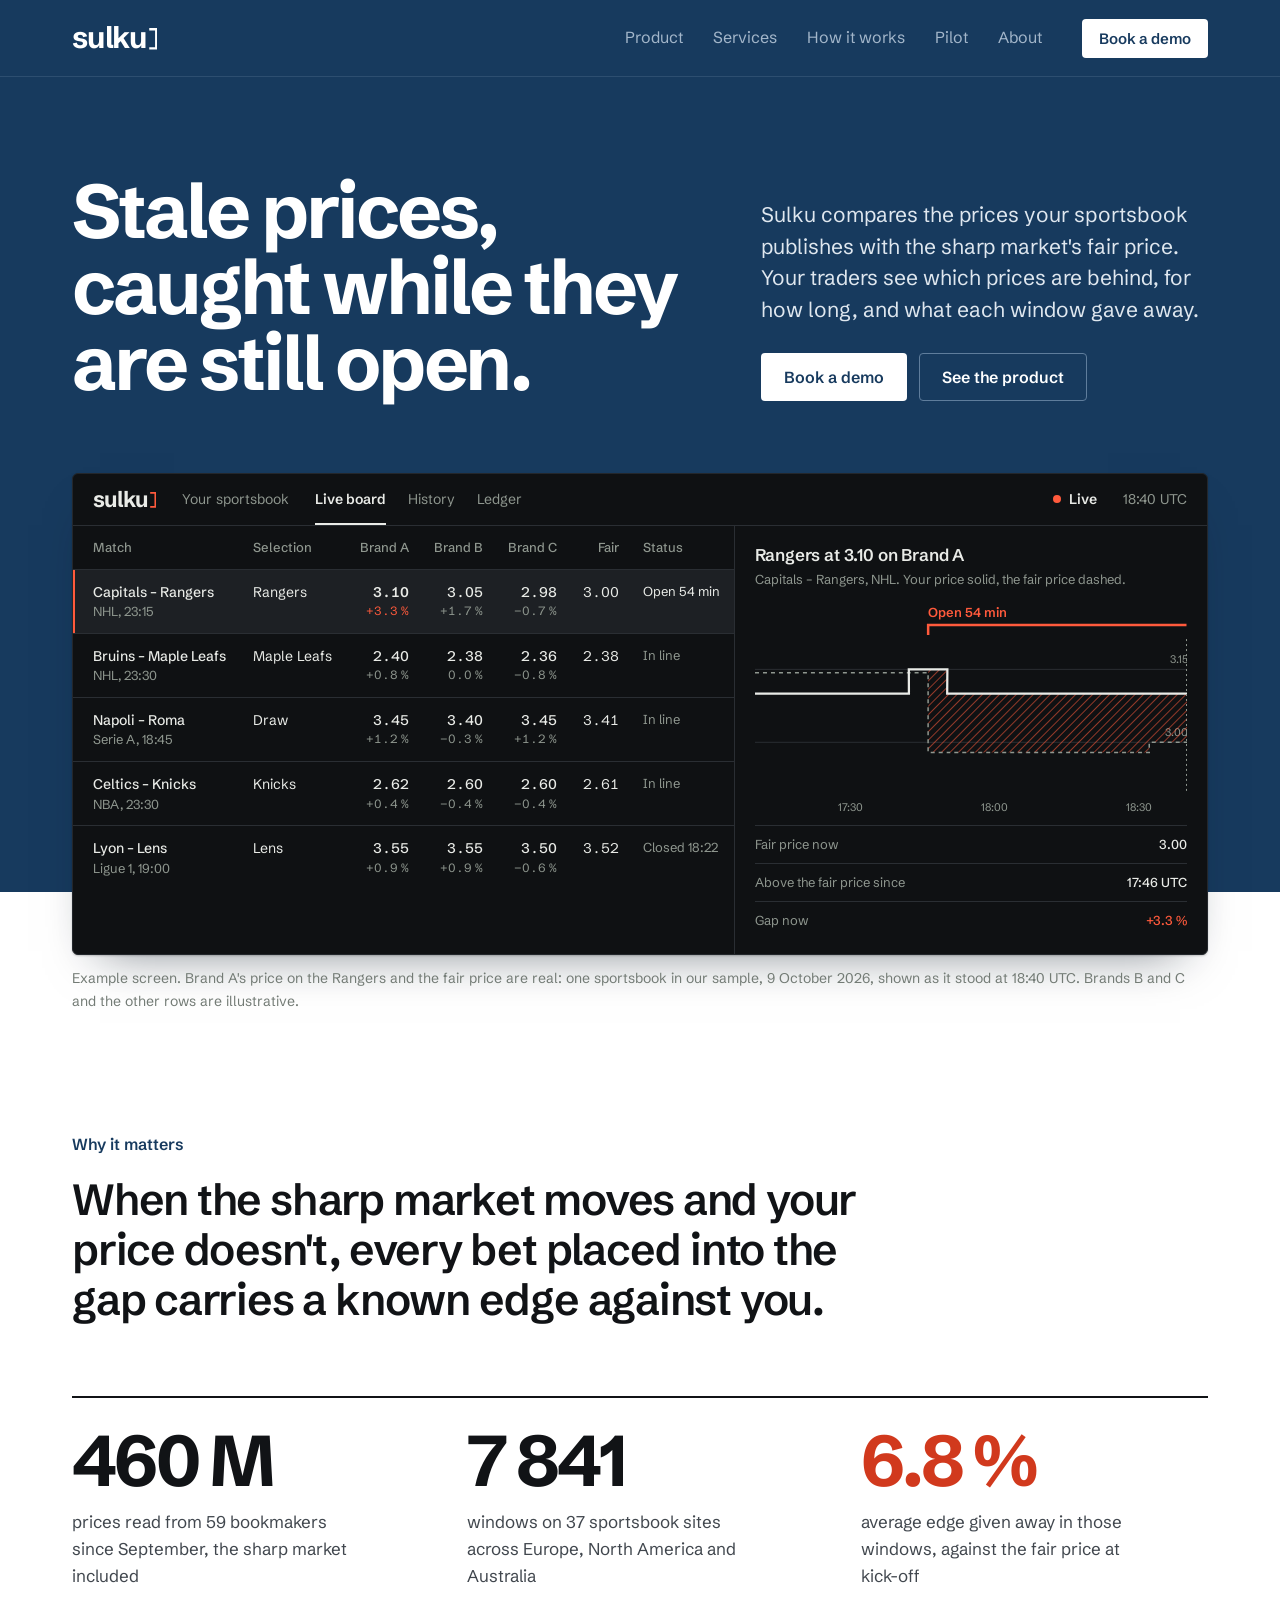
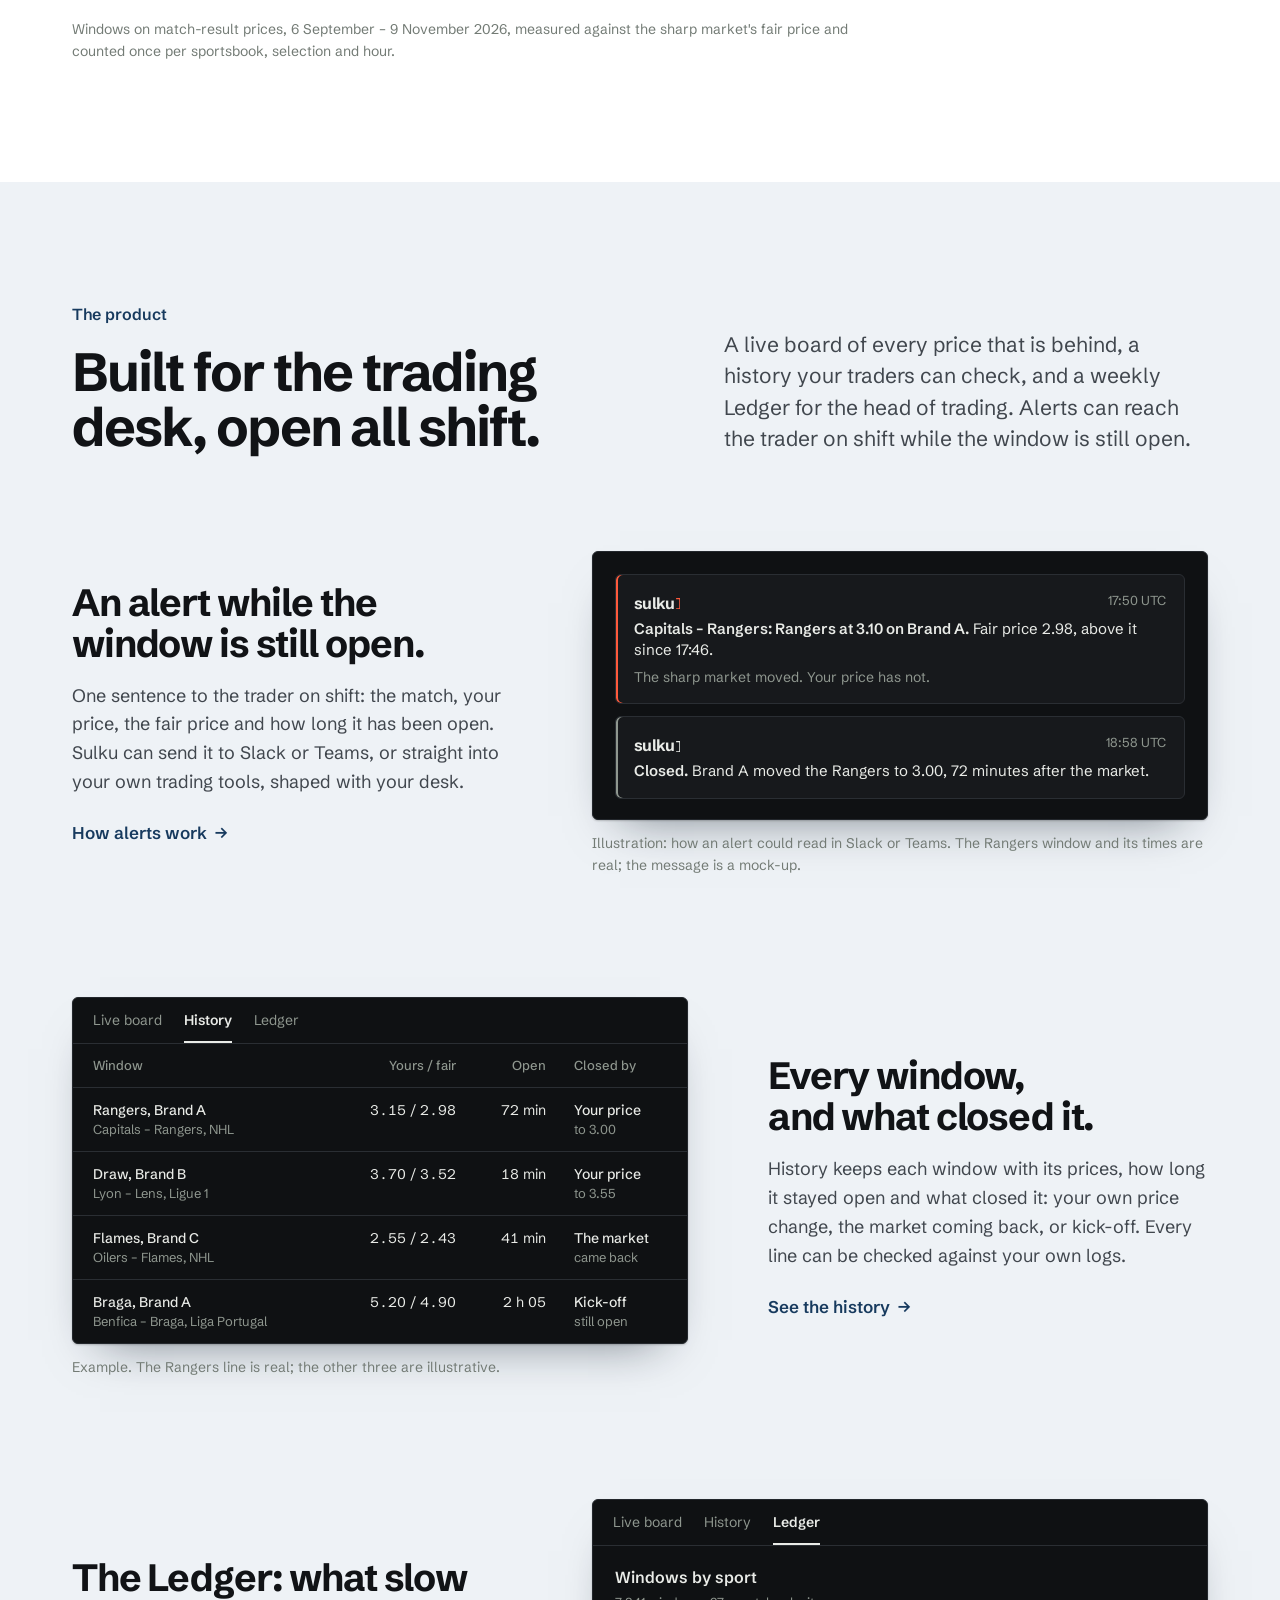
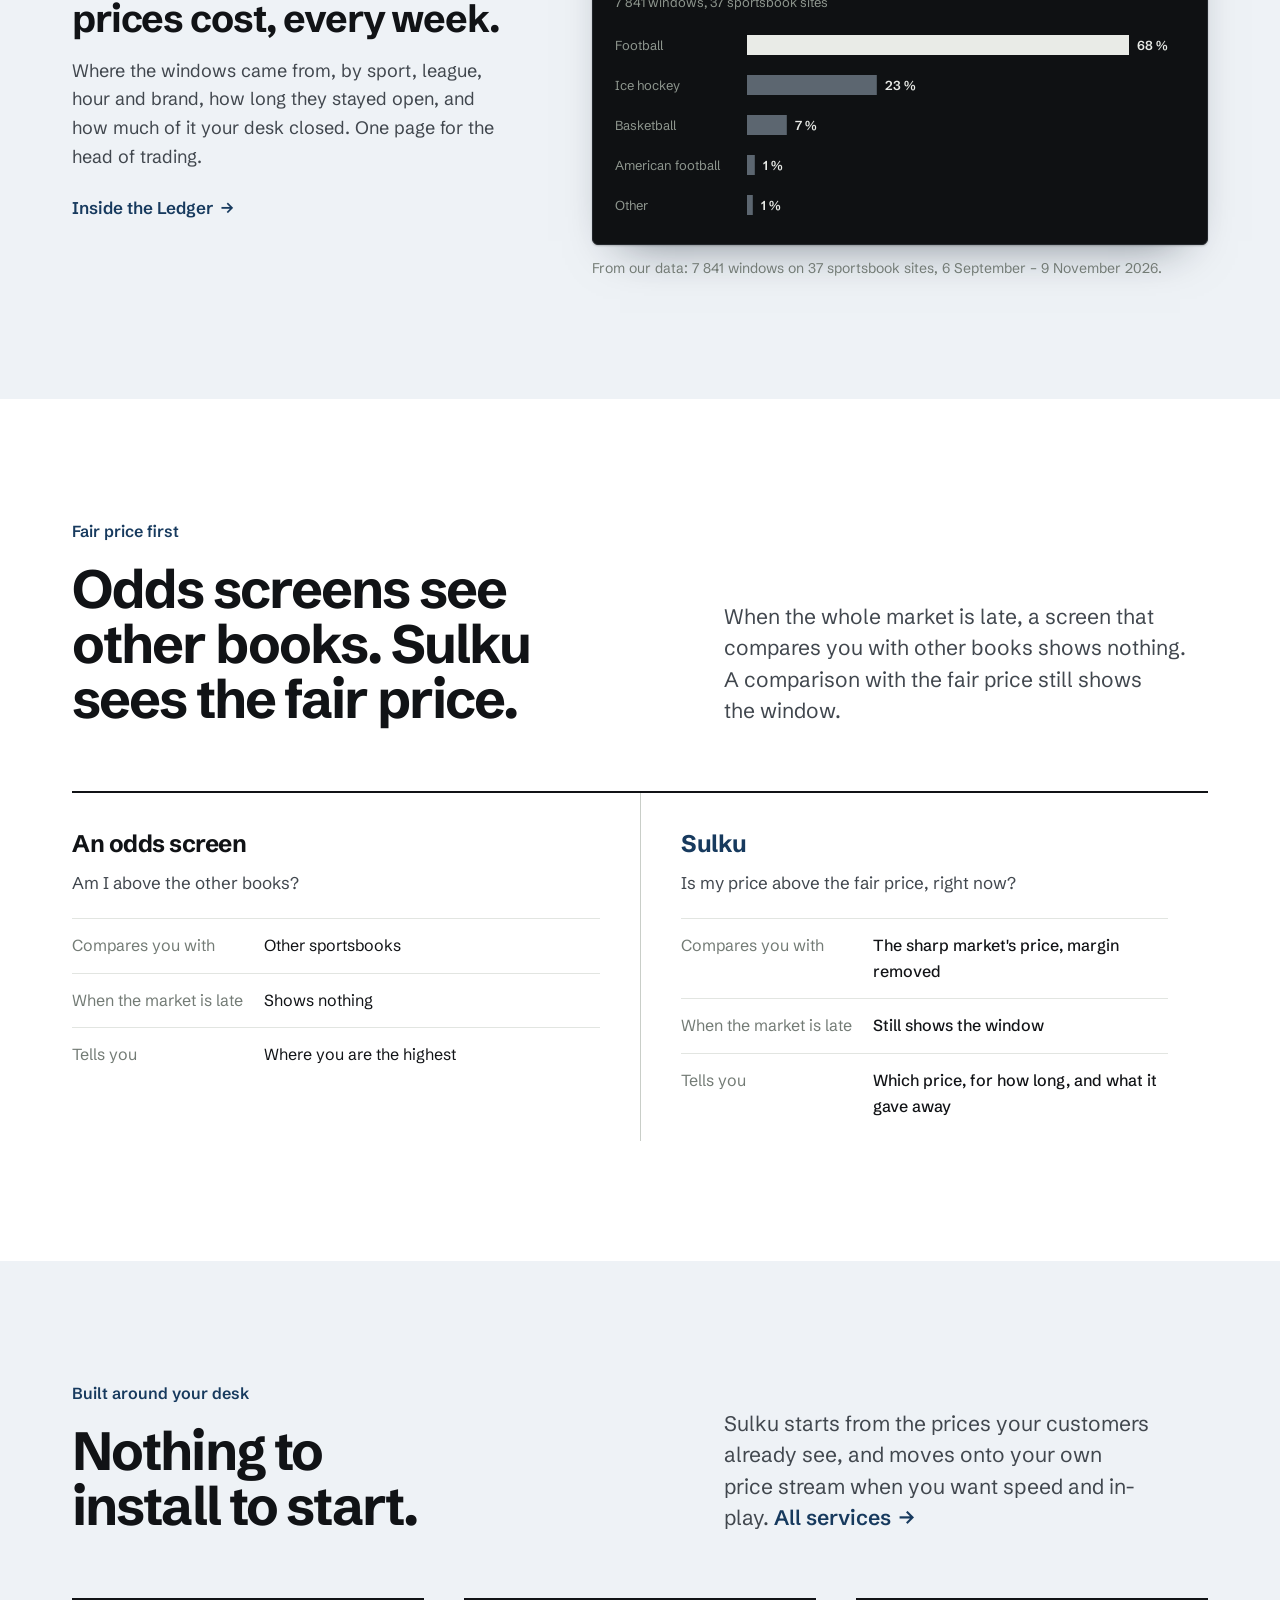
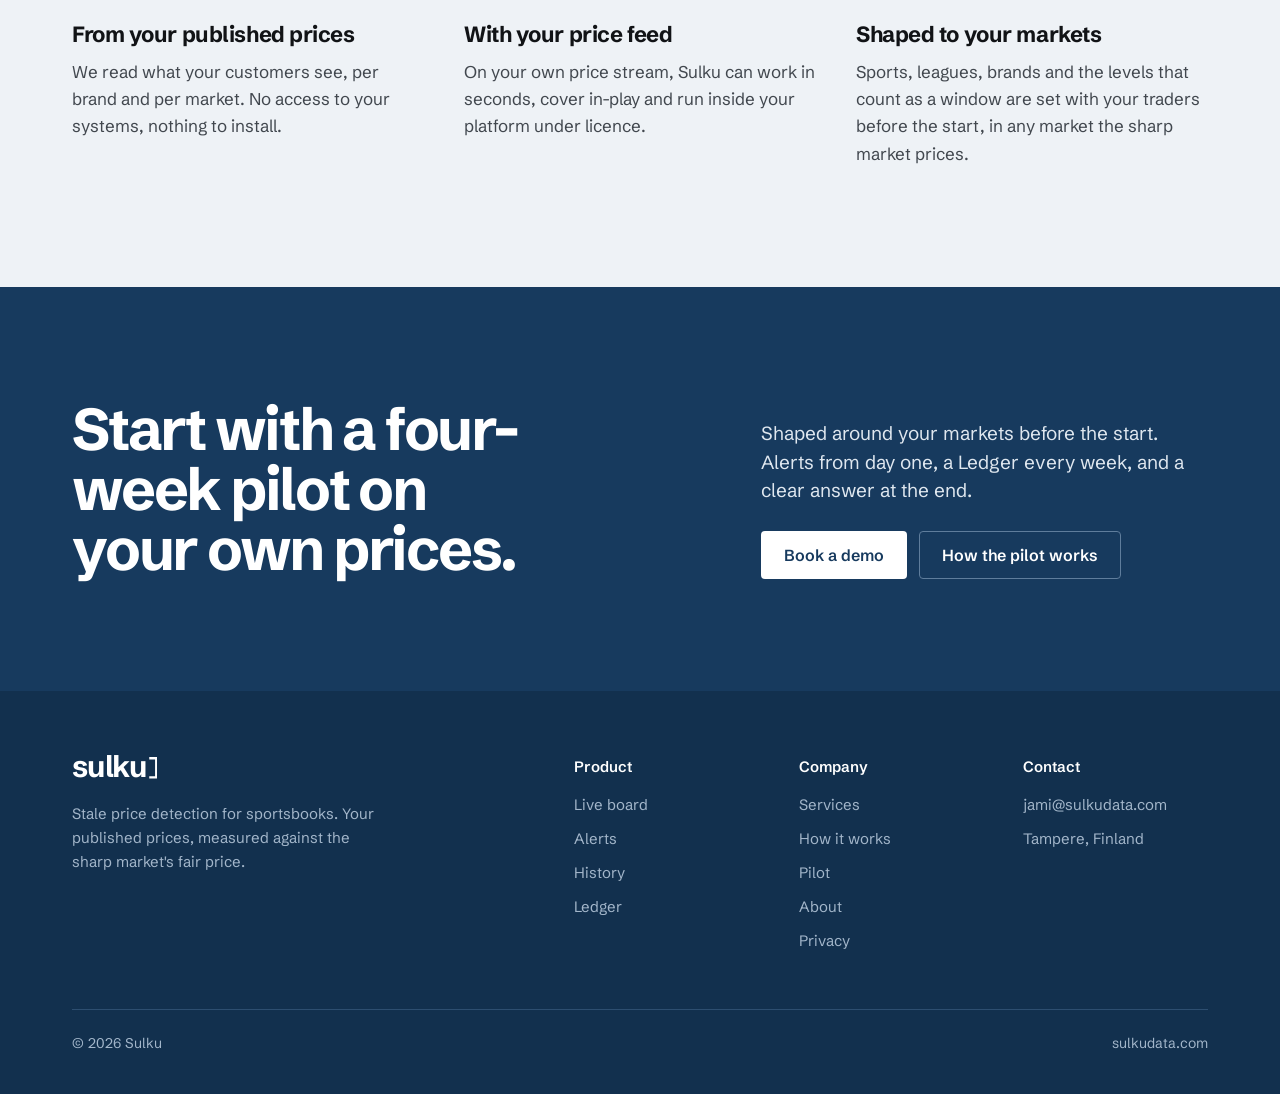
<file: index.html>
<!doctype html>
<html lang="en">
<head>
<meta charset="utf-8">
<meta name="viewport" content="width=device-width, initial-scale=1, viewport-fit=cover">
<title>Stale price detection for sportsbooks | Sulku</title>
<meta name="description" content="Sulku compares a sportsbook's published prices with the sharp market's fair price, shows traders which prices are behind, and counts what each window gave away.">
<link rel="canonical" href="https://sulkudata.com/">
<meta property="og:type" content="website">
<meta property="og:site_name" content="Sulku">
<meta property="og:locale" content="en_GB">
<meta property="og:url" content="https://sulkudata.com/">
<meta property="og:title" content="Stale price detection for sportsbooks | Sulku">
<meta property="og:description" content="Sulku compares a sportsbook's published prices with the sharp market's fair price, shows traders which prices are behind, and counts what each window gave away.">
<meta property="og:image" content="https://sulkudata.com/og.png">
<meta property="og:image:width" content="1200">
<meta property="og:image:height" content="630">
<meta name="twitter:card" content="summary_large_image">
<meta name="theme-color" content="#173a5e">
<link rel="icon" href="/favicon.svg" type="image/svg+xml">
<link rel="apple-touch-icon" href="/brand/apple-touch-icon.png">
<link rel="preconnect" href="https://fonts.googleapis.com">
<link rel="preconnect" href="https://fonts.gstatic.com" crossorigin>
<link rel="stylesheet" href="https://fonts.googleapis.com/css2?family=Schibsted+Grotesk:wght@400;500;600;700&display=swap">
<link rel="stylesheet" href="/assets/site.css">
<script type="application/ld+json">
{
 "@context": "https://schema.org",
 "@graph": [
  {
   "@type": "Organization",
   "@id": "https://sulkudata.com/#org",
   "name": "Sulku",
   "url": "https://sulkudata.com/",
   "logo": "https://sulkudata.com/brand/sulku-wordmark-ink.png",
   "email": "jami@sulkudata.com",
   "address": {
    "@type": "PostalAddress",
    "addressLocality": "Tampere",
    "addressCountry": "FI"
   },
   "description": "Stale price detection for sportsbooks: published prices measured against the sharp market's fair price.",
   "founder": {
    "@type": "Person",
    "name": "Jami Jokinen",
    "jobTitle": "Founder"
   }
  },
  {
   "@type": "WebSite",
   "@id": "https://sulkudata.com/#site",
   "url": "https://sulkudata.com/",
   "name": "Sulku",
   "publisher": {
    "@id": "https://sulkudata.com/#org"
   }
  }
 ]
}
</script>
</head>
<body>
<a class="skip" href="#main">Skip to content</a>
<header class="site-head on-lake">
  <div class="wrap">
    <a class="wm" href="/" aria-label="Sulku, home">sulku<svg viewBox="0 0 38 100" aria-hidden="true"><path d="M0 0H38V100H0V89H27V11H0Z"/></svg></a>
    <button class="menu-btn" type="button" aria-expanded="false" aria-controls="nav">Menu</button>
    <nav class="nav" id="nav" aria-label="Main"><a href="/product/">Product</a><a href="/services/">Services</a><a href="/how-it-works/">How it works</a><a href="/pilot/">Pilot</a><a href="/about/">About</a></nav>
    <a class="btn btn-ink" href="/contact/">Book a demo</a>
  </div>
</header>
<main id="main">
<section class="hero on-lake">
  <div class="wrap hero-top">
    <h1>Stale prices, caught while they are still open.</h1>
    <div>
      <p class="lead">Sulku compares the prices your sportsbook publishes with the sharp market's fair price. Your traders see which prices are behind, for how long, and what each window gave away.</p>
      <div class="acts"><a class="btn btn-ink" href="/contact/">Book a demo</a><a class="btn btn-line" href="/product/">See the product</a></div>
    </div>
  </div>
  <div class="hero-shot">
    <div class="wrap">
      <figure class="figwrap"><div class="shot" aria-label="Example of the Sulku live board: Rangers at 3.10 on Brand A against a fair price of 3.00, open for 54 minutes; four other selections in line.">
        <div class="c-top">
          <span class="wm alarm">sulku<svg viewBox="0 0 38 100" aria-hidden="true"><path d="M0 0H38V100H0V89H27V11H0Z"/></svg></span>
          <span class="who">Your sportsbook</span>
          <span class="tabs"><span class="on">Live board</span><span>History</span><span>Ledger</span></span>
          <span class="live"><i></i>Live</span>
          <span class="clock">18:40 UTC</span>
        </div>
        <div class="c-body">
          <div class="c-board">
            <table>
              <thead><tr><th>Match</th><th>Selection</th><th class="n">Brand A</th><th class="n opt">Brand B</th><th class="n opt">Brand C</th><th class="n">Fair</th><th>Status</th></tr></thead>
              <tbody>
                <tr class="open sel"><td><span class="m">Capitals – Rangers</span><span class="l">NHL, 23:15</span></td><td>Rangers</td><td class="n hot"><b>3.10</b><small>+3.3 %</small></td><td class="n opt"><b>3.05</b><small>+1.7 %</small></td><td class="n opt"><b>2.98</b><small>−0.7 %</small></td><td class="n">3.00</td><td class="st">Open 54 min</td></tr>
                <tr><td><span class="m">Bruins – Maple Leafs</span><span class="l">NHL, 23:30</span></td><td>Maple Leafs</td><td class="n"><b>2.40</b><small>+0.8 %</small></td><td class="n opt"><b>2.38</b><small>0.0 %</small></td><td class="n opt"><b>2.36</b><small>−0.8 %</small></td><td class="n">2.38</td><td class="st">In line</td></tr>
                <tr><td><span class="m">Napoli – Roma</span><span class="l">Serie A, 18:45</span></td><td>Draw</td><td class="n"><b>3.45</b><small>+1.2 %</small></td><td class="n opt"><b>3.40</b><small>−0.3 %</small></td><td class="n opt"><b>3.45</b><small>+1.2 %</small></td><td class="n">3.41</td><td class="st">In line</td></tr>
                <tr><td><span class="m">Celtics – Knicks</span><span class="l">NBA, 23:30</span></td><td>Knicks</td><td class="n"><b>2.62</b><small>+0.4 %</small></td><td class="n opt"><b>2.60</b><small>−0.4 %</small></td><td class="n opt"><b>2.60</b><small>−0.4 %</small></td><td class="n">2.61</td><td class="st">In line</td></tr>
                <tr><td><span class="m">Lyon – Lens</span><span class="l">Ligue 1, 19:00</span></td><td>Lens</td><td class="n"><b>3.55</b><small>+0.9 %</small></td><td class="n opt"><b>3.55</b><small>+0.9 %</small></td><td class="n opt"><b>3.50</b><small>−0.6 %</small></td><td class="n">3.52</td><td class="st">Closed 18:22</td></tr>
              </tbody>
            </table>
          </div>
          <div class="c-detail">
            <h4>Rangers at 3.10 on Brand A</h4>
            <p class="sub">Capitals – Rangers, NHL. Your price solid, the fair price dashed.</p>
            <svg data-line="console" role="img" aria-label="Brand A's price on the Rangers stayed at 3.15 and then 3.10 from 17:46 UTC while the fair price fell to 2.98 and 3.00."></svg>
            <ul class="c-facts">
              <li><span>Fair price now</span><b>3.00</b></li>
              <li><span>Above the fair price since</span><b>17:46 UTC</b></li>
              <li><span>Gap now</span><b class="r">+3.3 %</b></li>
            </ul>
          </div>
        </div>
      </div><figcaption class="shot-cap">Example screen. Brand A's price on the Rangers and the fair price are real: one sportsbook in our sample, 9 October 2026, shown as it stood at 18:40 UTC. Brands B and C and the other rows are illustrative.</figcaption></figure>
    </div>
  </div>
</section>

<section class="sec">
  <div class="wrap">
    <p class="kicker">Why it matters</p>
    <p class="statement">When the sharp market moves and your price doesn't, every bet placed into the gap carries a known edge against you.</p>
    <div class="figs3">
      <div><b>460 M</b><span>prices read from 59 bookmakers since September, the sharp market included</span></div>
      <div><b>7 841</b><span>windows on 37 sportsbook sites across Europe, North America and Australia</span></div>
      <div><b class="r">6.8 %</b><span>average edge given away in those windows, against the fair price at kick-off</span></div>
    </div>
    <p class="src">Windows on match-result prices, 6 September – 9 November 2026, measured against the sharp market's fair price and counted once per sportsbook, selection and hour.</p>
  </div>
</section>

<section class="sec tint">
  <div class="wrap">
    <div class="split" style="margin-bottom:96px">
      <div><p class="kicker">The product</p><h2>Built for the trading desk, open all shift.</h2></div>
      <p class="intro">A live board of every price that is behind, a history your traders can check, and a weekly Ledger for the head of trading. Alerts can reach the trader on shift while the window is still open.</p>
    </div>

    <div class="feat">
      <div class="feat-copy">
        <h3>An alert while the window is still open.</h3>
        <p>One sentence to the trader on shift: the match, your price, the fair price and how long it has been open. Sulku can send it to Slack or Teams, or straight into your own trading tools, shaped with your desk.</p>
        <a class="arrow" href="/product/#alerts">How alerts work</a>
      </div>
      <figure class="figwrap"><div class="shot mini" aria-label="Example alerts: one open window on the Rangers, then the same window fixed 72 minutes later.">
        <div class="alert-card">
          <div class="alert-msg">
            <div class="who"><span class="wm alarm">sulku<svg viewBox="0 0 38 100" aria-hidden="true"><path d="M0 0H38V100H0V89H27V11H0Z"/></svg></span><span>17:50 UTC</span></div>
            <p><b>Capitals – Rangers: Rangers at 3.10 on Brand A.</b> Fair price 2.98, above it since 17:46.</p>
            <p>The sharp market moved. Your price has not.</p>
          </div>
          <div class="alert-msg done">
            <div class="who"><span class="wm">sulku<svg viewBox="0 0 38 100" aria-hidden="true"><path d="M0 0H38V100H0V89H27V11H0Z"/></svg></span><span>18:58 UTC</span></div>
            <p><b>Closed.</b> Brand A moved the Rangers to 3.00, 72 minutes after the market.</p>
          </div>
        </div>
      </div><figcaption class="shot-cap">Illustration: how an alert could read in Slack or Teams. The Rangers window and its times are real; the message is a mock-up.</figcaption></figure>
    </div>

    <div class="feat flip">
      <div class="feat-copy">
        <h3>Every window, and what closed it.</h3>
        <p>History keeps each window with its prices, how long it stayed open and what closed it: your own price change, the market coming back, or kick-off. Every line can be checked against your own logs.</p>
        <a class="arrow" href="/product/#history">See the history</a>
      </div>
      <figure class="figwrap"><div class="shot mini" aria-label="Example history of closed windows.">
        <div class="c-top"><span class="tabs"><span>Live board</span><span class="on">History</span><span>Ledger</span></span></div>
        <div style="overflow-x:auto">
          <table class="hist">
            <thead><tr><th>Window</th><th class="n">Yours / fair</th><th class="n">Open</th><th>Closed by</th></tr></thead>
            <tbody>
              <tr><td><span class="m">Rangers, Brand A</span><span class="l">Capitals – Rangers, NHL</span></td><td class="n">3.15 / 2.98</td><td class="n">72 min</td><td class="by"><b>Your price</b>to 3.00</td></tr>
              <tr><td><span class="m">Draw, Brand B</span><span class="l">Lyon – Lens, Ligue 1</span></td><td class="n">3.70 / 3.52</td><td class="n">18 min</td><td class="by"><b>Your price</b>to 3.55</td></tr>
              <tr><td><span class="m">Flames, Brand C</span><span class="l">Oilers – Flames, NHL</span></td><td class="n">2.55 / 2.43</td><td class="n">41 min</td><td class="by"><b>The market</b>came back</td></tr>
              <tr><td><span class="m">Braga, Brand A</span><span class="l">Benfica – Braga, Liga Portugal</span></td><td class="n">5.20 / 4.90</td><td class="n">2 h 05</td><td class="by"><b>Kick-off</b>still open</td></tr>
            </tbody>
          </table>
        </div>
      </div><figcaption class="shot-cap">Example. The Rangers line is real; the other three are illustrative.</figcaption></figure>
    </div>

    <div class="feat">
      <div class="feat-copy">
        <h3>The Ledger: what slow prices cost, every week.</h3>
        <p>Where the windows came from, by sport, league, hour and brand, how long they stayed open, and how much of it your desk closed. One page for the head of trading.</p>
        <a class="arrow" href="/product/#ledger">Inside the Ledger</a>
      </div>
      <figure class="figwrap"><div class="shot mini" aria-label="Windows by sport: football 68 percent, ice hockey 23 percent, basketball 7 percent, American football 1 percent, other 1 percent.">
        <div class="c-top"><span class="tabs"><span>Live board</span><span>History</span><span class="on">Ledger</span></span></div>
        <div class="ledger">
          <h4>Windows by sport</h4>
          <p class="sub">7 841 windows, 37 sportsbook sites</p>
          <svg data-dur></svg>
        </div>
      </div><figcaption class="shot-cap">From our data: 7 841 windows on 37 sportsbook sites, 6 September – 9 November 2026.</figcaption></figure>
    </div>
  </div>
</section>

<section class="sec">
  <div class="wrap">
    <div class="split">
      <div><p class="kicker">Fair price first</p><h2>Odds screens see other books. Sulku sees the fair price.</h2></div>
      <p class="intro">When the whole market is late, a screen that compares you with other books shows nothing. A comparison with the fair price still shows the window.</p>
    </div>
    <div class="compare">
      <div>
        <h3>An odds screen</h3>
        <p class="q">Am I above the other books?</p>
        <dl>
          <div><dt>Compares you with</dt><dd>Other sportsbooks</dd></div>
          <div><dt>When the market is late</dt><dd>Shows nothing</dd></div>
          <div><dt>Tells you</dt><dd>Where you are the highest</dd></div>
        </dl>
      </div>
      <div class="yes">
        <h3>Sulku</h3>
        <p class="q">Is my price above the fair price, right now?</p>
        <dl>
          <div><dt>Compares you with</dt><dd>The sharp market's price, margin removed</dd></div>
          <div><dt>When the market is late</dt><dd>Still shows the window</dd></div>
          <div><dt>Tells you</dt><dd>Which price, for how long, and what it gave away</dd></div>
        </dl>
      </div>
    </div>
  </div>
</section>

<section class="sec tint">
  <div class="wrap">
    <div class="split">
      <div><p class="kicker">Built around your desk</p><h2>Nothing to install to start.</h2></div>
      <p class="intro">Sulku starts from the prices your customers already see, and moves onto your own price stream when you want speed and in-play. <a class="arrow" href="/services/">All services</a></p>
    </div>
    <div class="cols3">
      <div><h3>From your published prices</h3><p>We read what your customers see, per brand and per market. No access to your systems, nothing to install.</p></div>
      <div><h3>With your price feed</h3><p>On your own price stream, Sulku can work in seconds, cover in-play and run inside your platform under licence.</p></div>
      <div><h3>Shaped to your markets</h3><p>Sports, leagues, brands and the levels that count as a window are set with your traders before the start, in any market the sharp market prices.</p></div>
    </div>
  </div>
</section>

<section class="cta on-lake">
  <div class="wrap">
    <h2>Start with a four-week pilot on your own prices.</h2>
    <div>
      <p>Shaped around your markets before the start. Alerts from day one, a Ledger every week, and a clear answer at the end.</p>
      <div class="acts"><a class="btn btn-ink" href="/contact/">Book a demo</a><a class="btn btn-line" href="/pilot/">How the pilot works</a></div>
    </div>
  </div>
</section>
</main>
<footer class="site-foot on-lake">
  <div class="wrap">
    <div class="foot-grid">
      <div><a class="wm" href="/" aria-label="Sulku, home">sulku<svg viewBox="0 0 38 100" aria-hidden="true"><path d="M0 0H38V100H0V89H27V11H0Z"/></svg></a><p>Stale price detection for sportsbooks. Your published prices, measured against the sharp market's fair price.</p></div>
      <div><p class="fh">Product</p><ul><li><a href="/product/#live">Live board</a></li><li><a href="/product/#alerts">Alerts</a></li><li><a href="/product/#history">History</a></li><li><a href="/product/#ledger">Ledger</a></li></ul></div>
      <div><p class="fh">Company</p><ul><li><a href="/services/">Services</a></li><li><a href="/how-it-works/">How it works</a></li><li><a href="/pilot/">Pilot</a></li><li><a href="/about/">About</a></li><li><a href="/privacy/">Privacy</a></li></ul></div>
      <div><p class="fh">Contact</p><ul><li><a href="mailto:jami@sulkudata.com">jami@sulkudata.com</a></li><li>Tampere, Finland</li></ul></div>
    </div>
    <div class="foot-base"><span>© 2026 Sulku</span><span>sulkudata.com</span></div>
  </div>
</footer>
<script src="/assets/site.js" defer></script>
</body>
</html>
</file>
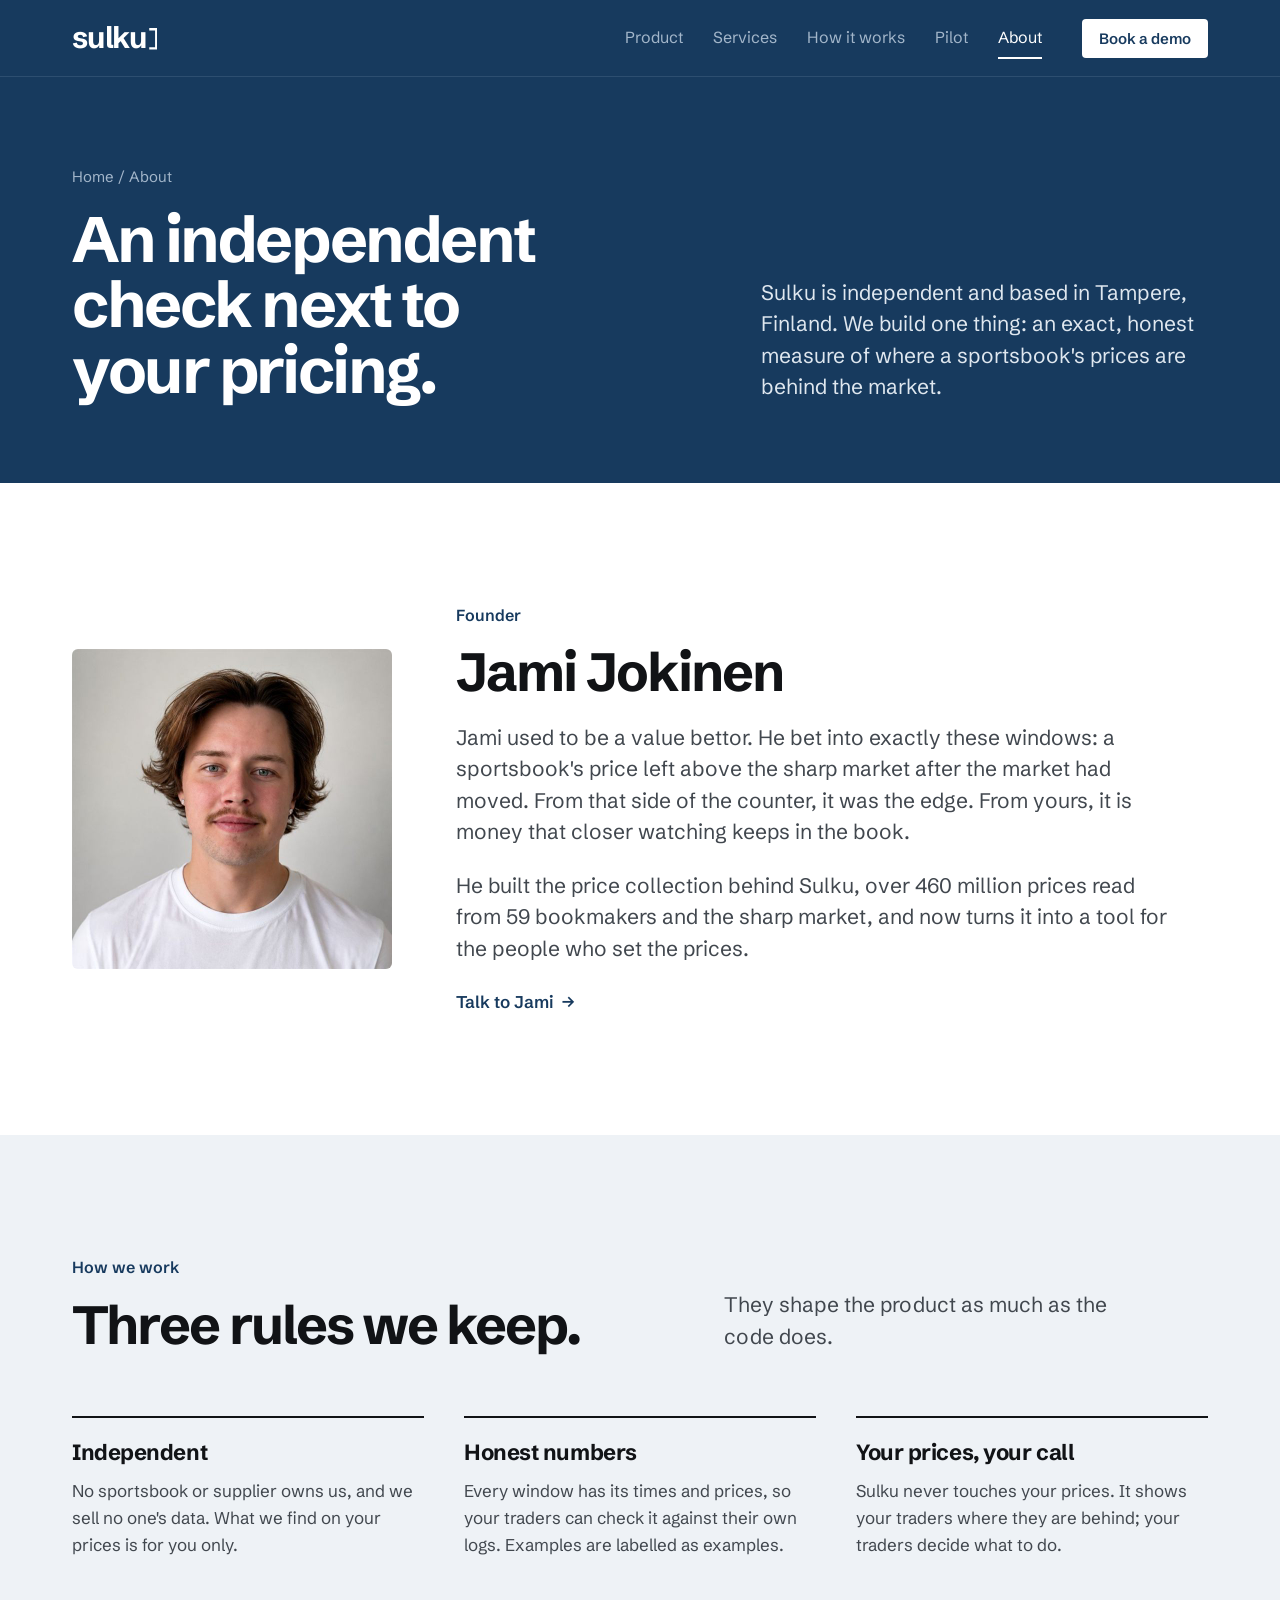
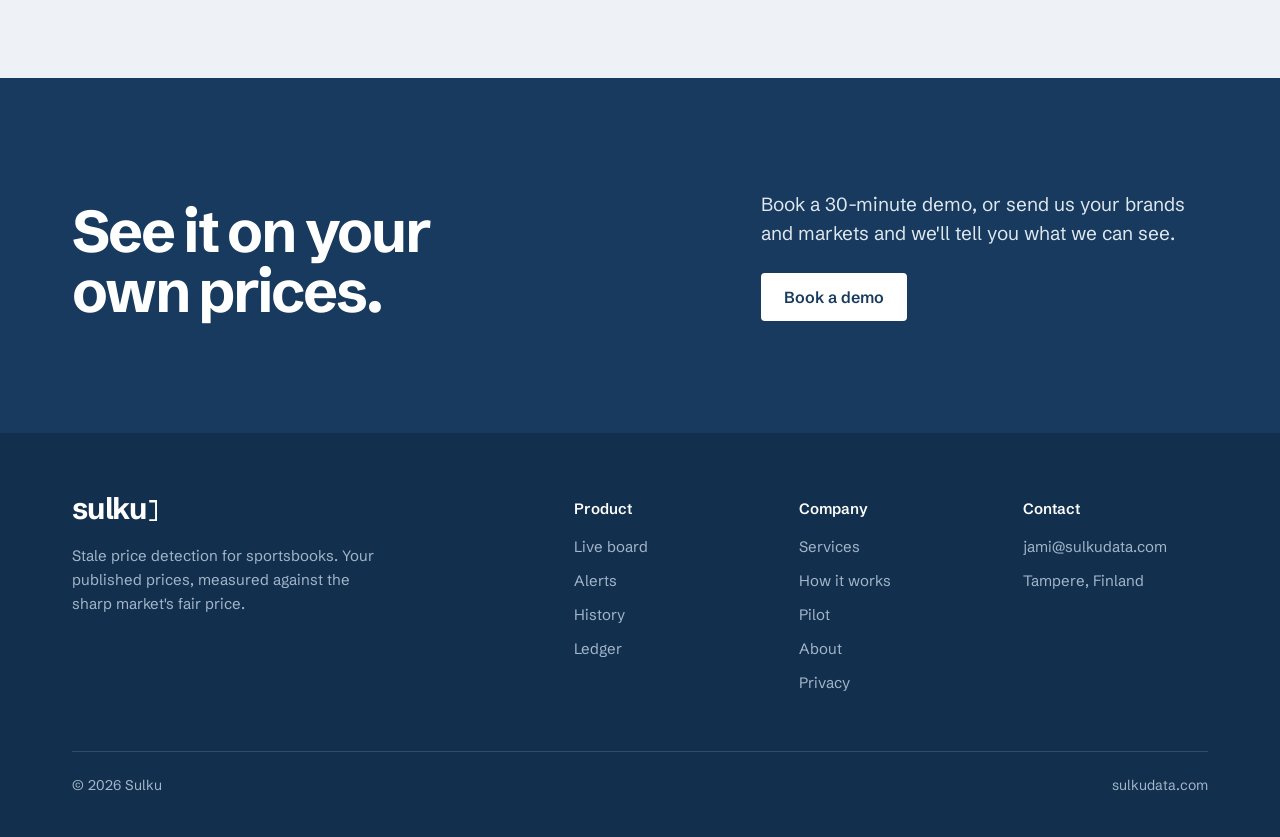
<file: about/index.html>
<!doctype html>
<html lang="en">
<head>
<meta charset="utf-8">
<meta name="viewport" content="width=device-width, initial-scale=1, viewport-fit=cover">
<title>About Sulku: independent price checks for sportsbooks</title>
<meta name="description" content="Sulku is independent and based in Tampere, Finland, building stale price detection for sportsbook trading teams.">
<link rel="canonical" href="https://sulkudata.com/about/">
<meta property="og:type" content="website">
<meta property="og:site_name" content="Sulku">
<meta property="og:locale" content="en_GB">
<meta property="og:url" content="https://sulkudata.com/about/">
<meta property="og:title" content="About Sulku: independent price checks for sportsbooks">
<meta property="og:description" content="Sulku is independent and based in Tampere, Finland, building stale price detection for sportsbook trading teams.">
<meta property="og:image" content="https://sulkudata.com/og.png">
<meta property="og:image:width" content="1200">
<meta property="og:image:height" content="630">
<meta name="twitter:card" content="summary_large_image">
<meta name="theme-color" content="#173a5e">
<link rel="icon" href="/favicon.svg" type="image/svg+xml">
<link rel="apple-touch-icon" href="/brand/apple-touch-icon.png">
<link rel="preconnect" href="https://fonts.googleapis.com">
<link rel="preconnect" href="https://fonts.gstatic.com" crossorigin>
<link rel="stylesheet" href="https://fonts.googleapis.com/css2?family=Schibsted+Grotesk:wght@400;500;600;700&display=swap">
<link rel="stylesheet" href="/assets/site.css">
<script type="application/ld+json">
{
 "@context": "https://schema.org",
 "@graph": [
  {
   "@type": "Organization",
   "@id": "https://sulkudata.com/#org",
   "name": "Sulku",
   "url": "https://sulkudata.com/",
   "logo": "https://sulkudata.com/brand/sulku-wordmark-ink.png",
   "email": "jami@sulkudata.com",
   "address": {
    "@type": "PostalAddress",
    "addressLocality": "Tampere",
    "addressCountry": "FI"
   },
   "description": "Stale price detection for sportsbooks: published prices measured against the sharp market's fair price.",
   "founder": {
    "@type": "Person",
    "name": "Jami Jokinen",
    "jobTitle": "Founder"
   }
  },
  {
   "@type": "BreadcrumbList",
   "itemListElement": [
    {
     "@type": "ListItem",
     "position": 1,
     "name": "Home",
     "item": "https://sulkudata.com/"
    },
    {
     "@type": "ListItem",
     "position": 2,
     "name": "About",
     "item": "https://sulkudata.com/about/"
    }
   ]
  }
 ]
}
</script>
</head>
<body>
<a class="skip" href="#main">Skip to content</a>
<header class="site-head on-lake">
  <div class="wrap">
    <a class="wm" href="/" aria-label="Sulku, home">sulku<svg viewBox="0 0 38 100" aria-hidden="true"><path d="M0 0H38V100H0V89H27V11H0Z"/></svg></a>
    <button class="menu-btn" type="button" aria-expanded="false" aria-controls="nav">Menu</button>
    <nav class="nav" id="nav" aria-label="Main"><a href="/product/">Product</a><a href="/services/">Services</a><a href="/how-it-works/">How it works</a><a href="/pilot/">Pilot</a><a href="/about/" aria-current="page">About</a></nav>
    <a class="btn btn-ink" href="/contact/">Book a demo</a>
  </div>
</header>
<main id="main">
<section class="page-head on-lake">
  <div class="wrap">
    <div>
      <nav class="crumb" aria-label="Breadcrumb"><a href="/">Home</a> / About</nav>
      <h1>An independent check next to your pricing.</h1>
    </div>
    <div>
      <p class="lead">Sulku is independent and based in Tampere, Finland. We build one thing: an exact, honest measure of where a sportsbook's prices are behind the market.</p>
    </div>
  </div>
</section>

<section class="sec">
  <div class="wrap">
    <div class="founder">
      <img src="/brand/jami.jpg" width="320" height="320" alt="Jami Jokinen, founder of Sulku" loading="lazy">
      <div>
        <p class="kicker">Founder</p>
        <h2>Jami Jokinen</h2>
        <p class="intro">Jami used to be a value bettor. He bet into exactly these windows: a sportsbook's price left above the sharp market after the market had moved. From that side of the counter, it was the edge. From yours, it is money that closer watching keeps in the book.</p>
        <p class="intro">He built the price collection behind Sulku, over 460 million prices read from 59 bookmakers and the sharp market, and now turns it into a tool for the people who set the prices.</p>
        <p class="contact-line"><a class="arrow" href="/contact/">Talk to Jami</a></p>
      </div>
    </div>
  </div>
</section>

<section class="sec tint">
  <div class="wrap">
    <div class="split">
      <div><p class="kicker">How we work</p><h2>Three rules we keep.</h2></div>
      <p class="intro">They shape the product as much as the code does.</p>
    </div>
    <div class="cols3">
      <div><h3>Independent</h3><p>No sportsbook or supplier owns us, and we sell no one's data. What we find on your prices is for you only.</p></div>
      <div><h3>Honest numbers</h3><p>Every window has its times and prices, so your traders can check it against their own logs. Examples are labelled as examples.</p></div>
      <div><h3>Your prices, your call</h3><p>Sulku never touches your prices. It shows your traders where they are behind; your traders decide what to do.</p></div>
    </div>
  </div>
</section>

<section class="cta on-lake">
  <div class="wrap">
    <h2>See it on your own prices.</h2>
    <div>
      <p>Book a 30-minute demo, or send us your brands and markets and we'll tell you what we can see.</p>
      <div class="acts"><a class="btn btn-ink" href="/contact/">Book a demo</a></div>
    </div>
  </div>
</section>
</main>
<footer class="site-foot on-lake">
  <div class="wrap">
    <div class="foot-grid">
      <div><a class="wm" href="/" aria-label="Sulku, home">sulku<svg viewBox="0 0 38 100" aria-hidden="true"><path d="M0 0H38V100H0V89H27V11H0Z"/></svg></a><p>Stale price detection for sportsbooks. Your published prices, measured against the sharp market's fair price.</p></div>
      <div><p class="fh">Product</p><ul><li><a href="/product/#live">Live board</a></li><li><a href="/product/#alerts">Alerts</a></li><li><a href="/product/#history">History</a></li><li><a href="/product/#ledger">Ledger</a></li></ul></div>
      <div><p class="fh">Company</p><ul><li><a href="/services/">Services</a></li><li><a href="/how-it-works/">How it works</a></li><li><a href="/pilot/">Pilot</a></li><li><a href="/about/">About</a></li><li><a href="/privacy/">Privacy</a></li></ul></div>
      <div><p class="fh">Contact</p><ul><li><a href="mailto:jami@sulkudata.com">jami@sulkudata.com</a></li><li>Tampere, Finland</li></ul></div>
    </div>
    <div class="foot-base"><span>© 2026 Sulku</span><span>sulkudata.com</span></div>
  </div>
</footer>
<script src="/assets/site.js" defer></script>
</body>
</html>
</file>
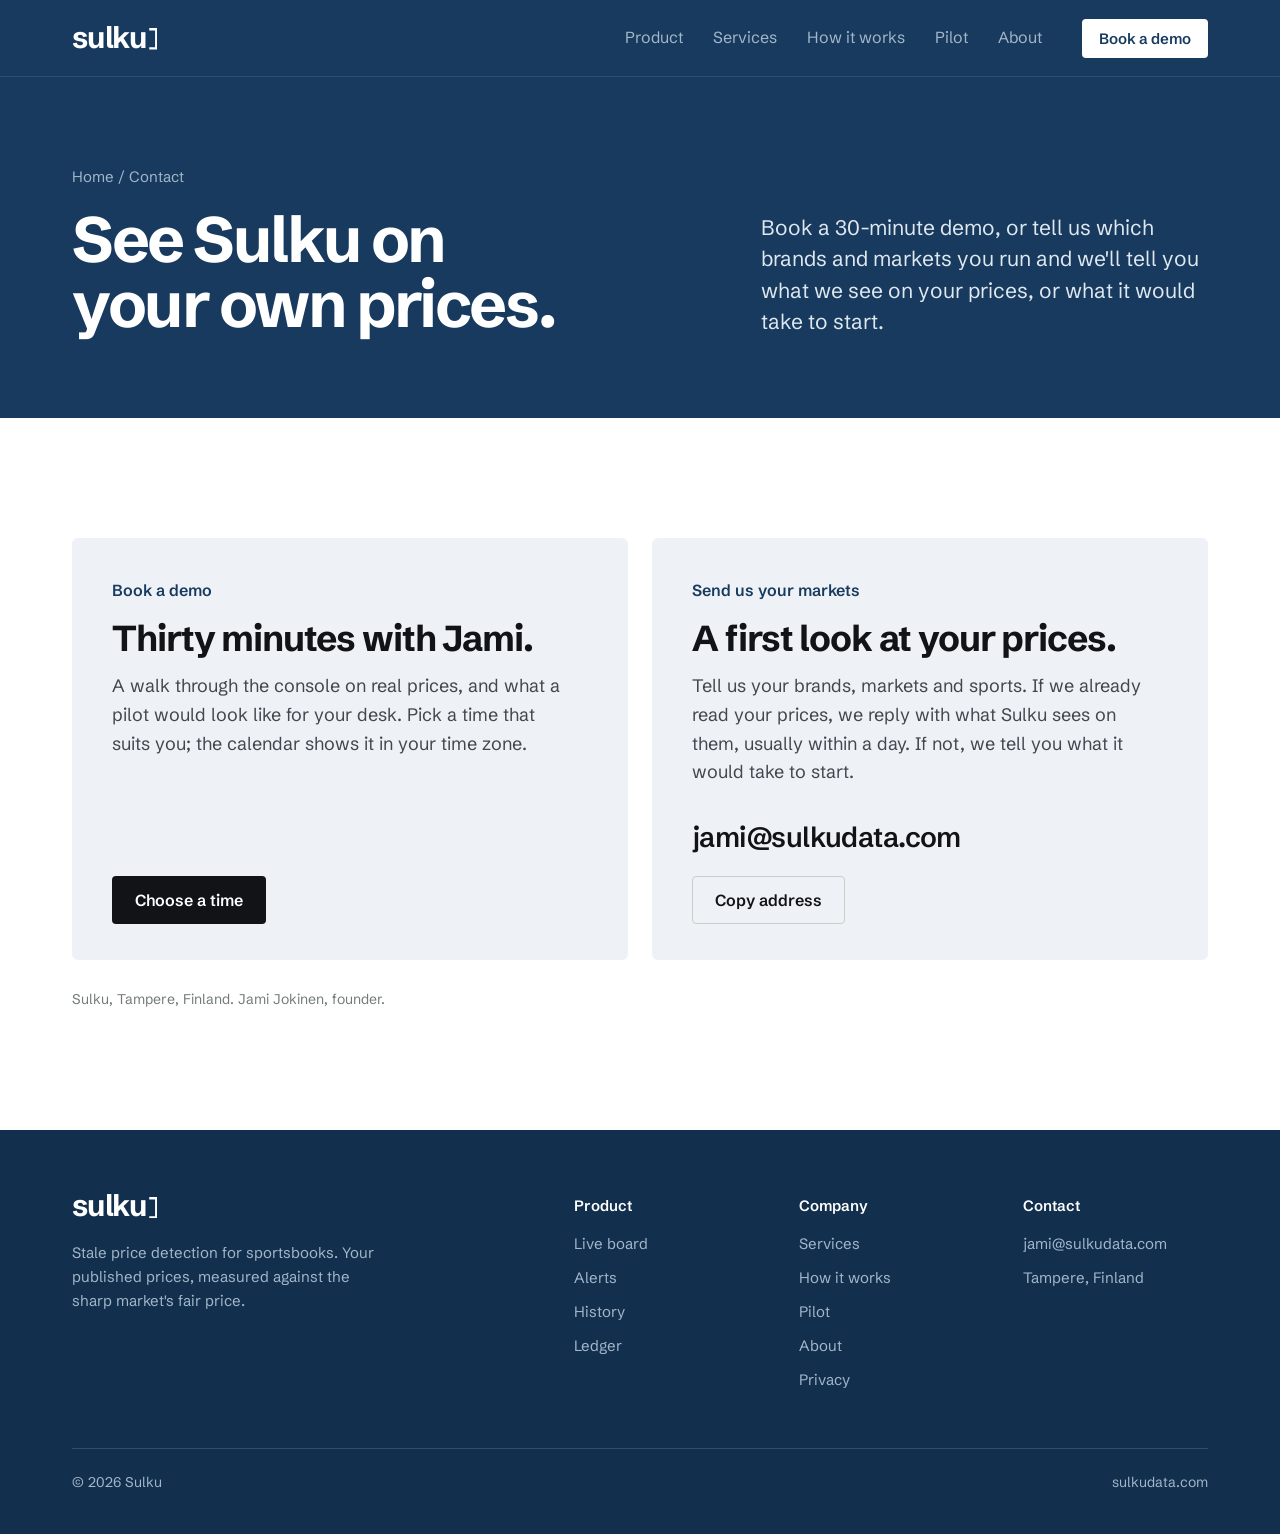
<file: contact/index.html>
<!doctype html>
<html lang="en">
<head>
<meta charset="utf-8">
<meta name="viewport" content="width=device-width, initial-scale=1, viewport-fit=cover">
<title>Book a demo | Sulku</title>
<meta name="description" content="Book a 30-minute demo of Sulku, or send us your brands and markets and see what we find on your own prices.">
<link rel="canonical" href="https://sulkudata.com/contact/">
<meta property="og:type" content="website">
<meta property="og:site_name" content="Sulku">
<meta property="og:locale" content="en_GB">
<meta property="og:url" content="https://sulkudata.com/contact/">
<meta property="og:title" content="Book a demo | Sulku">
<meta property="og:description" content="Book a 30-minute demo of Sulku, or send us your brands and markets and see what we find on your own prices.">
<meta property="og:image" content="https://sulkudata.com/og.png">
<meta property="og:image:width" content="1200">
<meta property="og:image:height" content="630">
<meta name="twitter:card" content="summary_large_image">
<meta name="theme-color" content="#173a5e">
<link rel="icon" href="/favicon.svg" type="image/svg+xml">
<link rel="apple-touch-icon" href="/brand/apple-touch-icon.png">
<link rel="preconnect" href="https://fonts.googleapis.com">
<link rel="preconnect" href="https://fonts.gstatic.com" crossorigin>
<link rel="stylesheet" href="https://fonts.googleapis.com/css2?family=Schibsted+Grotesk:wght@400;500;600;700&display=swap">
<link rel="stylesheet" href="/assets/site.css">
<script type="application/ld+json">
{
 "@context": "https://schema.org",
 "@graph": [
  {
   "@type": "Organization",
   "@id": "https://sulkudata.com/#org",
   "name": "Sulku",
   "url": "https://sulkudata.com/",
   "logo": "https://sulkudata.com/brand/sulku-wordmark-ink.png",
   "email": "jami@sulkudata.com",
   "address": {
    "@type": "PostalAddress",
    "addressLocality": "Tampere",
    "addressCountry": "FI"
   },
   "description": "Stale price detection for sportsbooks: published prices measured against the sharp market's fair price.",
   "founder": {
    "@type": "Person",
    "name": "Jami Jokinen",
    "jobTitle": "Founder"
   }
  },
  {
   "@type": "BreadcrumbList",
   "itemListElement": [
    {
     "@type": "ListItem",
     "position": 1,
     "name": "Home",
     "item": "https://sulkudata.com/"
    },
    {
     "@type": "ListItem",
     "position": 2,
     "name": "Contact",
     "item": "https://sulkudata.com/contact/"
    }
   ]
  }
 ]
}
</script>
</head>
<body>
<a class="skip" href="#main">Skip to content</a>
<header class="site-head on-lake">
  <div class="wrap">
    <a class="wm" href="/" aria-label="Sulku, home">sulku<svg viewBox="0 0 38 100" aria-hidden="true"><path d="M0 0H38V100H0V89H27V11H0Z"/></svg></a>
    <button class="menu-btn" type="button" aria-expanded="false" aria-controls="nav">Menu</button>
    <nav class="nav" id="nav" aria-label="Main"><a href="/product/">Product</a><a href="/services/">Services</a><a href="/how-it-works/">How it works</a><a href="/pilot/">Pilot</a><a href="/about/">About</a></nav>
    <a class="btn btn-ink" href="/contact/">Book a demo</a>
  </div>
</header>
<main id="main">
<section class="page-head on-lake">
  <div class="wrap">
    <div>
      <nav class="crumb" aria-label="Breadcrumb"><a href="/">Home</a> / Contact</nav>
      <h1>See Sulku on your own prices.</h1>
    </div>
    <div>
      <p class="lead">Book a 30-minute demo, or tell us which brands and markets you run and we'll tell you what we see on your prices, or what it would take to start.</p>
    </div>
  </div>
</section>

<section class="sec">
  <div class="wrap">
    <div class="ways">
      <div class="way">
        <p class="kicker">Book a demo</p>
        <h2>Thirty minutes with Jami.</h2>
        <p>A walk through the console on real prices, and what a pilot would look like for your desk. Pick a time that suits you; the calendar shows it in your time zone.</p>
        <a class="btn btn-ink" href="https://calendar.google.com/calendar/appointments/schedules/AcZssZ0Z2fOPsjVkg6AQa_DneyYq86tRjvnyQS2d5h_ed444JyZPSDpq4m_gtv3HgU3Ao00r-rAhxvNd" target="_blank" rel="noopener">Choose a time<span class="vh"> (opens in a new tab)</span></a>
      </div>
      <div class="way">
        <p class="kicker">Send us your markets</p>
        <h2>A first look at your prices.</h2>
        <p>Tell us your brands, markets and sports. If we already read your prices, we reply with what Sulku sees on them, usually within a day. If not, we tell you what it would take to start.</p>
        <a class="addr" id="addr" href="mailto:jami@sulkudata.com?subject=Sulku%3A%20our%20brands%20and%20markets">jami@sulkudata.com</a>
        <div class="row"><button class="btn btn-line" type="button" id="copy">Copy address</button><span class="note" id="copied" role="status"></span></div>
      </div>
    </div>
    <p class="src">Sulku, Tampere, Finland. Jami Jokinen, founder.</p>
  </div>
</section>
</main>
<footer class="site-foot on-lake">
  <div class="wrap">
    <div class="foot-grid">
      <div><a class="wm" href="/" aria-label="Sulku, home">sulku<svg viewBox="0 0 38 100" aria-hidden="true"><path d="M0 0H38V100H0V89H27V11H0Z"/></svg></a><p>Stale price detection for sportsbooks. Your published prices, measured against the sharp market's fair price.</p></div>
      <div><p class="fh">Product</p><ul><li><a href="/product/#live">Live board</a></li><li><a href="/product/#alerts">Alerts</a></li><li><a href="/product/#history">History</a></li><li><a href="/product/#ledger">Ledger</a></li></ul></div>
      <div><p class="fh">Company</p><ul><li><a href="/services/">Services</a></li><li><a href="/how-it-works/">How it works</a></li><li><a href="/pilot/">Pilot</a></li><li><a href="/about/">About</a></li><li><a href="/privacy/">Privacy</a></li></ul></div>
      <div><p class="fh">Contact</p><ul><li><a href="mailto:jami@sulkudata.com">jami@sulkudata.com</a></li><li>Tampere, Finland</li></ul></div>
    </div>
    <div class="foot-base"><span>© 2026 Sulku</span><span>sulkudata.com</span></div>
  </div>
</footer>
<script src="/assets/site.js" defer></script>
</body>
</html>
</file>
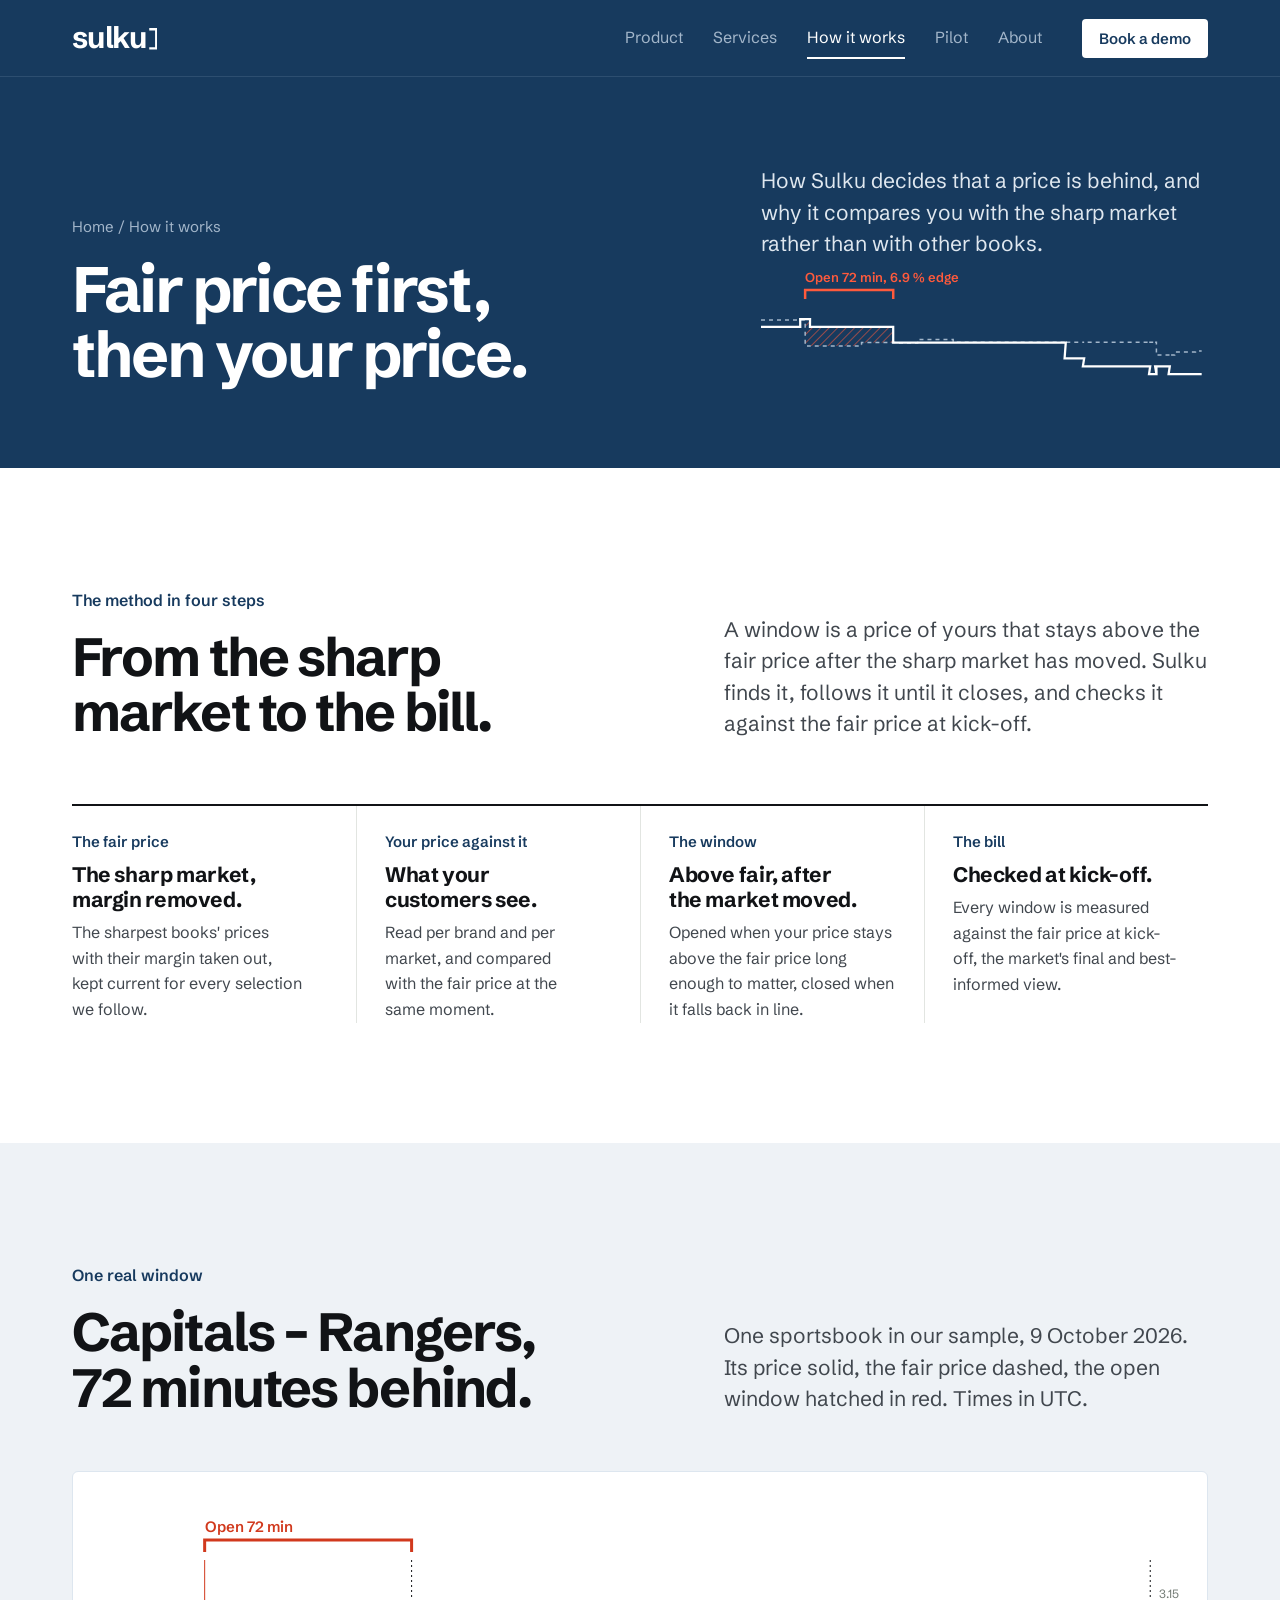
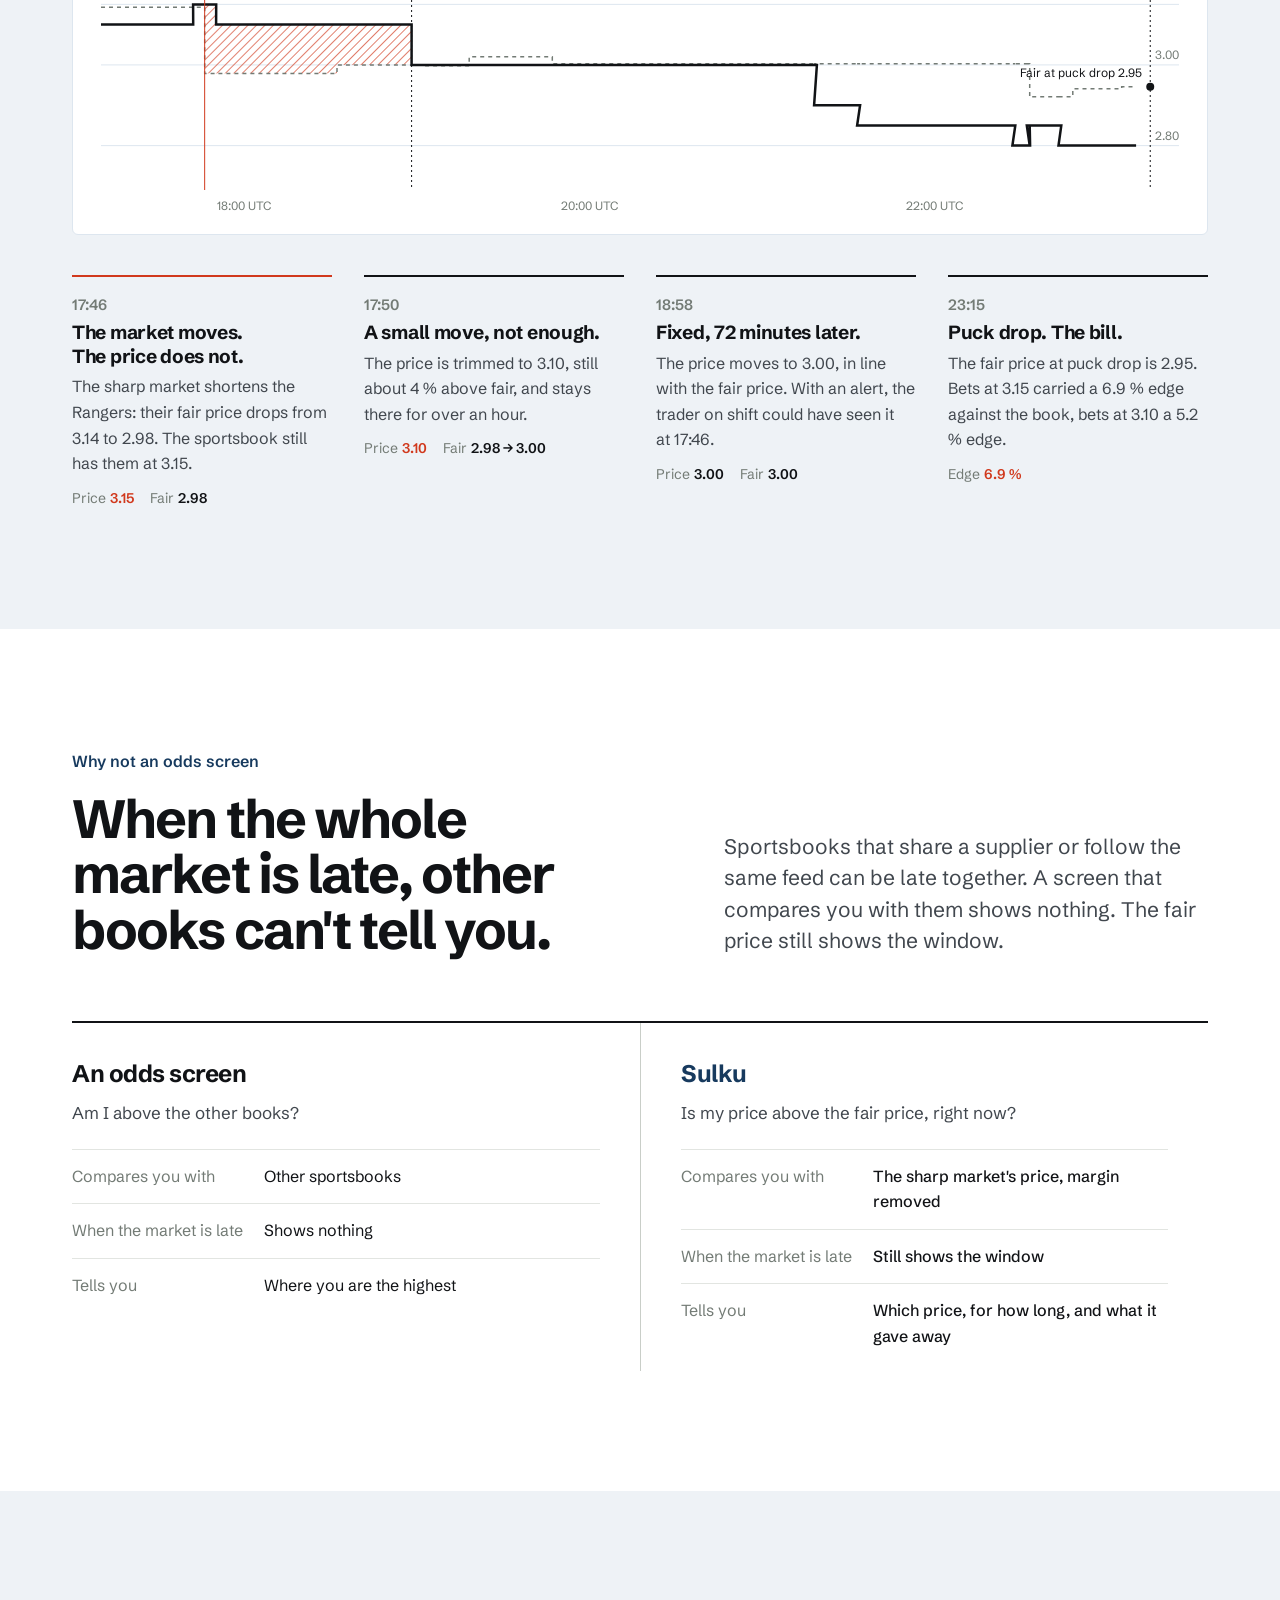
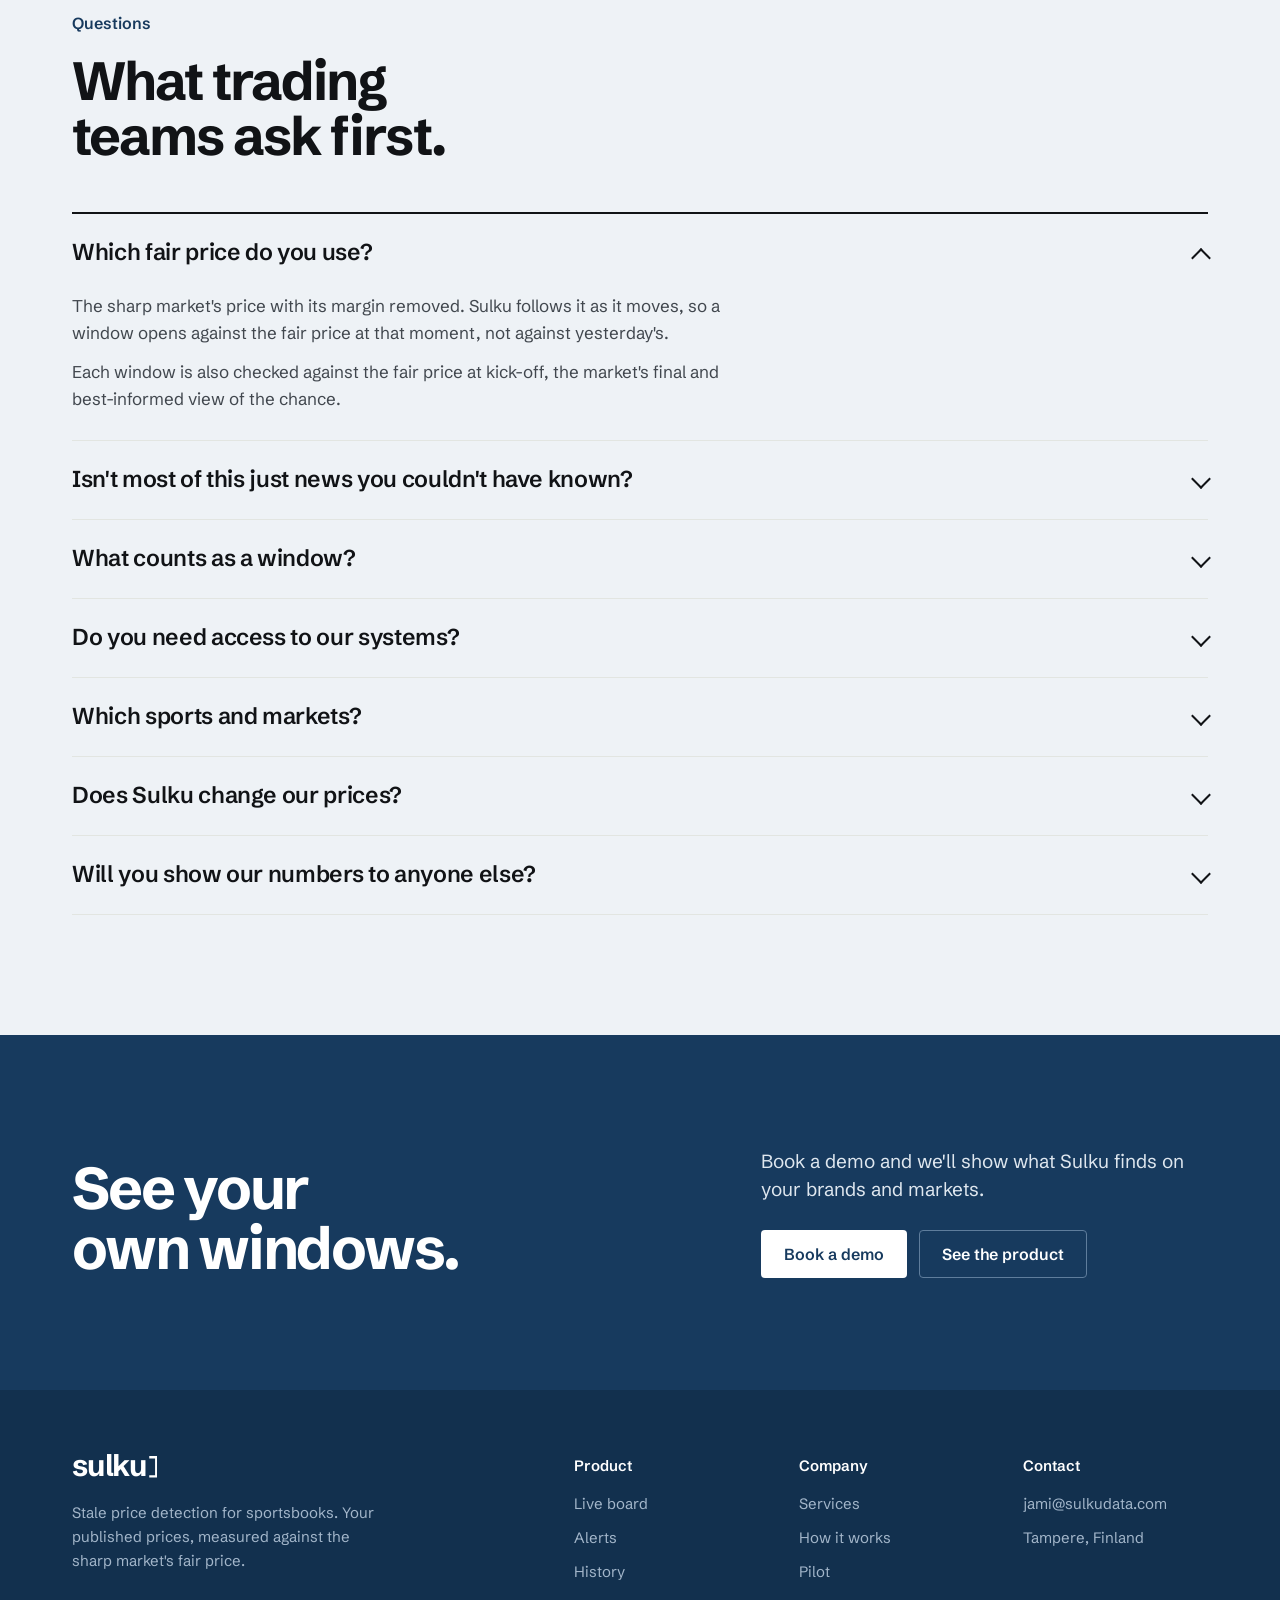
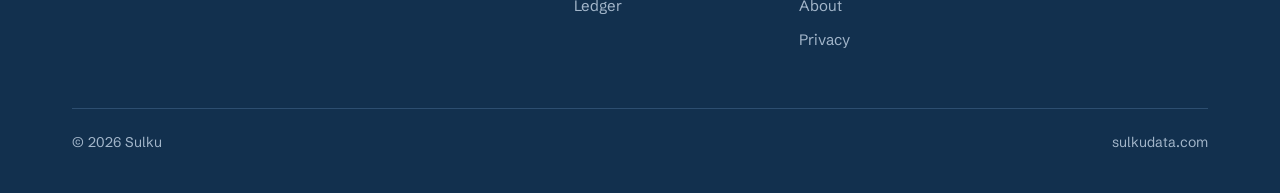
<file: how-it-works/index.html>
<!doctype html>
<html lang="en">
<head>
<meta charset="utf-8">
<meta name="viewport" content="width=device-width, initial-scale=1, viewport-fit=cover">
<title>How stale price detection works | Sulku</title>
<meta name="description" content="How Sulku measures sportsbook prices against the sharp market's fair price, what counts as a window, and why odds screens that compare books miss it.">
<link rel="canonical" href="https://sulkudata.com/how-it-works/">
<meta property="og:type" content="website">
<meta property="og:site_name" content="Sulku">
<meta property="og:locale" content="en_GB">
<meta property="og:url" content="https://sulkudata.com/how-it-works/">
<meta property="og:title" content="How stale price detection works | Sulku">
<meta property="og:description" content="How Sulku measures sportsbook prices against the sharp market's fair price, what counts as a window, and why odds screens that compare books miss it.">
<meta property="og:image" content="https://sulkudata.com/og.png">
<meta property="og:image:width" content="1200">
<meta property="og:image:height" content="630">
<meta name="twitter:card" content="summary_large_image">
<meta name="theme-color" content="#173a5e">
<link rel="icon" href="/favicon.svg" type="image/svg+xml">
<link rel="apple-touch-icon" href="/brand/apple-touch-icon.png">
<link rel="preconnect" href="https://fonts.googleapis.com">
<link rel="preconnect" href="https://fonts.gstatic.com" crossorigin>
<link rel="stylesheet" href="https://fonts.googleapis.com/css2?family=Schibsted+Grotesk:wght@400;500;600;700&display=swap">
<link rel="stylesheet" href="/assets/site.css">
<script type="application/ld+json">
{
 "@context": "https://schema.org",
 "@graph": [
  {
   "@type": "Organization",
   "@id": "https://sulkudata.com/#org",
   "name": "Sulku",
   "url": "https://sulkudata.com/",
   "logo": "https://sulkudata.com/brand/sulku-wordmark-ink.png",
   "email": "jami@sulkudata.com",
   "address": {
    "@type": "PostalAddress",
    "addressLocality": "Tampere",
    "addressCountry": "FI"
   },
   "description": "Stale price detection for sportsbooks: published prices measured against the sharp market's fair price.",
   "founder": {
    "@type": "Person",
    "name": "Jami Jokinen",
    "jobTitle": "Founder"
   }
  },
  {
   "@type": "FAQPage",
   "mainEntity": [
    {
     "@type": "Question",
     "name": "Which fair price do you use?",
     "acceptedAnswer": {
      "@type": "Answer",
      "text": "The sharp market's price with its margin removed. Sulku follows it as it moves, so a window opens against the fair price at that moment, not against yesterday's. Each window is also checked against the fair price at kick-off, the market's final and best-informed view of the chance."
     }
    },
    {
     "@type": "Question",
     "name": "Isn't most of this just news you couldn't have known?",
     "acceptedAnswer": {
      "@type": "Answer",
      "text": "Much of it, yes. Line-ups, injuries and goalies move the market after your price is set. Sulku counts the windows that stayed open after the sharp market had already moved: the ones a value bettor uses, and the ones your desk can close."
     }
    },
    {
     "@type": "Question",
     "name": "What counts as a window?",
     "acceptedAnswer": {
      "@type": "Answer",
      "text": "A price of yours above the fair price after the sharp market moved, for long enough to act on, and still above the fair price at kick-off. The levels are set with your traders, per sport and price band."
     }
    },
    {
     "@type": "Question",
     "name": "Do you need access to our systems?",
     "acceptedAnswer": {
      "@type": "Answer",
      "text": "No. Sulku starts from the prices your customers see. With your own price feed it can work in seconds and cover in-play, as a service or inside your platform."
     }
    },
    {
     "@type": "Question",
     "name": "Which sports and markets?",
     "acceptedAnswer": {
      "@type": "Answer",
      "text": "Today the match result in football, ice hockey, basketball, tennis, American football and more, local leagues included where the sharp market prices them. More bet types and competitions can be added for your desk."
     }
    },
    {
     "@type": "Question",
     "name": "Does Sulku change our prices?",
     "acceptedAnswer": {
      "@type": "Answer",
      "text": "No. Sulku shows your traders which prices are behind; your traders decide what to do. Correcting prices automatically, within limits your traders set, could come later on your own feed."
     }
    },
    {
     "@type": "Question",
     "name": "Will you show our numbers to anyone else?",
     "acceptedAnswer": {
      "@type": "Answer",
      "text": "No. Everything Sulku finds on your prices is for you only. Public figures on this site are totals across many sportsbooks, with none of them named."
     }
    }
   ]
  },
  {
   "@type": "BreadcrumbList",
   "itemListElement": [
    {
     "@type": "ListItem",
     "position": 1,
     "name": "Home",
     "item": "https://sulkudata.com/"
    },
    {
     "@type": "ListItem",
     "position": 2,
     "name": "How it works",
     "item": "https://sulkudata.com/how-it-works/"
    }
   ]
  }
 ]
}
</script>
</head>
<body>
<a class="skip" href="#main">Skip to content</a>
<header class="site-head on-lake">
  <div class="wrap">
    <a class="wm" href="/" aria-label="Sulku, home">sulku<svg viewBox="0 0 38 100" aria-hidden="true"><path d="M0 0H38V100H0V89H27V11H0Z"/></svg></a>
    <button class="menu-btn" type="button" aria-expanded="false" aria-controls="nav">Menu</button>
    <nav class="nav" id="nav" aria-label="Main"><a href="/product/">Product</a><a href="/services/">Services</a><a href="/how-it-works/" aria-current="page">How it works</a><a href="/pilot/">Pilot</a><a href="/about/">About</a></nav>
    <a class="btn btn-ink" href="/contact/">Book a demo</a>
  </div>
</header>
<main id="main">
<section class="page-head on-lake">
  <div class="wrap">
    <div>
      <nav class="crumb" aria-label="Breadcrumb"><a href="/">Home</a> / How it works</nav>
      <h1>Fair price first, then your price.</h1>
    </div>
    <div>
      <p class="lead">How Sulku decides that a price is behind, and why it compares you with the sharp market rather than with other books.</p>
      <svg class="line" data-line="lake" role="img" aria-label="A real window: one sportsbook's price on the Rangers stayed above the fair price for 72 minutes."></svg>
    </div>
  </div>
</section>

<section class="sec">
  <div class="wrap">
    <div class="split">
      <div><p class="kicker">The method in four steps</p><h2>From the sharp market to the bill.</h2></div>
      <p class="intro">A window is a price of yours that stays above the fair price after the sharp market has moved. Sulku finds it, follows it until it closes, and checks it against the fair price at kick-off.</p>
    </div>
    <ol class="steps">
      <li><span class="when">The fair price</span><h3>The sharp market, margin removed.</h3><p>The sharpest books' prices with their margin taken out, kept current for every selection we follow.</p></li>
      <li><span class="when">Your price against it</span><h3>What your customers see.</h3><p>Read per brand and per market, and compared with the fair price at the same moment.</p></li>
      <li><span class="when">The window</span><h3>Above fair, after the market moved.</h3><p>Opened when your price stays above the fair price long enough to matter, closed when it falls back in line.</p></li>
      <li><span class="when">The bill</span><h3>Checked at kick-off.</h3><p>Every window is measured against the fair price at kick-off, the market's final and best-informed view.</p></li>
    </ol>
  </div>
</section>

<section class="sec tint">
  <div class="wrap">
    <div class="split">
      <div><p class="kicker">One real window</p><h2>Capitals – Rangers, 72 minutes behind.</h2></div>
      <p class="intro">One sportsbook in our sample, 9 October 2026. Its price solid, the fair price dashed, the open window hatched in red. Times in UTC.</p>
    </div>
    <div class="anat-fig">
      <svg data-anatomy role="img" aria-label="The sportsbook's price on the Rangers stayed at 3.15 and 3.10 from 17:46 to 18:58 UTC while the fair price was 2.98 to 3.00, then moved to 3.00; the fair price at puck drop was 2.95."></svg>
    </div>
    <ol class="tl">
      <li class="hot"><time>17:46</time><h3>The market moves. The price does not.</h3><p>The sharp market shortens the Rangers: their fair price drops from 3.14 to 2.98. The sportsbook still has them at 3.15.</p><div class="px"><span>Price <b class="r">3.15</b></span><span>Fair <b>2.98</b></span></div></li>
      <li><time>17:50</time><h3>A small move, not enough.</h3><p>The price is trimmed to 3.10, still about 4 % above fair, and stays there for over an hour.</p><div class="px"><span>Price <b class="r">3.10</b></span><span>Fair <b>2.98 → 3.00</b></span></div></li>
      <li><time>18:58</time><h3>Fixed, 72 minutes later.</h3><p>The price moves to 3.00, in line with the fair price. With an alert, the trader on shift could have seen it at 17:46.</p><div class="px"><span>Price <b>3.00</b></span><span>Fair <b>3.00</b></span></div></li>
      <li><time>23:15</time><h3>Puck drop. The bill.</h3><p>The fair price at puck drop is 2.95. Bets at 3.15 carried a 6.9 % edge against the book, bets at 3.10 a 5.2 % edge.</p><div class="px"><span>Edge <b class="r">6.9 %</b></span></div></li>
    </ol>
  </div>
</section>

<section class="sec">
  <div class="wrap">
    <div class="split">
      <div><p class="kicker">Why not an odds screen</p><h2>When the whole market is late, other books can't tell you.</h2></div>
      <p class="intro">Sportsbooks that share a supplier or follow the same feed can be late together. A screen that compares you with them shows nothing. The fair price still shows the window.</p>
    </div>
    <div class="compare">
      <div>
        <h3>An odds screen</h3>
        <p class="q">Am I above the other books?</p>
        <dl>
          <div><dt>Compares you with</dt><dd>Other sportsbooks</dd></div>
          <div><dt>When the market is late</dt><dd>Shows nothing</dd></div>
          <div><dt>Tells you</dt><dd>Where you are the highest</dd></div>
        </dl>
      </div>
      <div class="yes">
        <h3>Sulku</h3>
        <p class="q">Is my price above the fair price, right now?</p>
        <dl>
          <div><dt>Compares you with</dt><dd>The sharp market's price, margin removed</dd></div>
          <div><dt>When the market is late</dt><dd>Still shows the window</dd></div>
          <div><dt>Tells you</dt><dd>Which price, for how long, and what it gave away</dd></div>
        </dl>
      </div>
    </div>
  </div>
</section>

<section class="sec tint" id="questions">
  <div class="wrap">
    <p class="kicker">Questions</p>
    <h2>What trading teams ask first.</h2>
    <div class="qa">
      <details open><summary>Which fair price do you use?</summary><div class="a"><p>The sharp market's price with its margin removed. Sulku follows it as it moves, so a window opens against the fair price at that moment, not against yesterday's.</p><p>Each window is also checked against the fair price at kick-off, the market's final and best-informed view of the chance.</p></div></details>
      <details><summary>Isn't most of this just news you couldn't have known?</summary><div class="a"><p>Much of it, yes. Line-ups, injuries and goalies move the market after your price is set. Sulku counts the windows that stayed open after the sharp market had already moved: the ones a value bettor uses, and the ones your desk can close.</p></div></details>
      <details><summary>What counts as a window?</summary><div class="a"><p>A price of yours above the fair price after the sharp market moved, for long enough to act on, and still above the fair price at kick-off. The levels are set with your traders, per sport and price band.</p></div></details>
      <details><summary>Do you need access to our systems?</summary><div class="a"><p>No. Sulku starts from the prices your customers see. With your own price feed it can work in seconds and cover in-play, as a service or inside your platform.</p></div></details>
      <details><summary>Which sports and markets?</summary><div class="a"><p>Today the match result in football, ice hockey, basketball, tennis, American football and more, local leagues included where the sharp market prices them. More bet types and competitions can be added for your desk.</p></div></details>
      <details><summary>Does Sulku change our prices?</summary><div class="a"><p>No. Sulku shows your traders which prices are behind; your traders decide what to do. Correcting prices automatically, within limits your traders set, could come later on your own feed.</p></div></details>
      <details><summary>Will you show our numbers to anyone else?</summary><div class="a"><p>No. Everything Sulku finds on your prices is for you only. Public figures on this site are totals across many sportsbooks, with none of them named.</p></div></details>
    </div>
  </div>
</section>

<section class="cta on-lake">
  <div class="wrap">
    <h2>See your own windows.</h2>
    <div>
      <p>Book a demo and we'll show what Sulku finds on your brands and markets.</p>
      <div class="acts"><a class="btn btn-ink" href="/contact/">Book a demo</a><a class="btn btn-line" href="/product/">See the product</a></div>
    </div>
  </div>
</section>
</main>
<footer class="site-foot on-lake">
  <div class="wrap">
    <div class="foot-grid">
      <div><a class="wm" href="/" aria-label="Sulku, home">sulku<svg viewBox="0 0 38 100" aria-hidden="true"><path d="M0 0H38V100H0V89H27V11H0Z"/></svg></a><p>Stale price detection for sportsbooks. Your published prices, measured against the sharp market's fair price.</p></div>
      <div><p class="fh">Product</p><ul><li><a href="/product/#live">Live board</a></li><li><a href="/product/#alerts">Alerts</a></li><li><a href="/product/#history">History</a></li><li><a href="/product/#ledger">Ledger</a></li></ul></div>
      <div><p class="fh">Company</p><ul><li><a href="/services/">Services</a></li><li><a href="/how-it-works/">How it works</a></li><li><a href="/pilot/">Pilot</a></li><li><a href="/about/">About</a></li><li><a href="/privacy/">Privacy</a></li></ul></div>
      <div><p class="fh">Contact</p><ul><li><a href="mailto:jami@sulkudata.com">jami@sulkudata.com</a></li><li>Tampere, Finland</li></ul></div>
    </div>
    <div class="foot-base"><span>© 2026 Sulku</span><span>sulkudata.com</span></div>
  </div>
</footer>
<script src="/assets/site.js" defer></script>
</body>
</html>
</file>
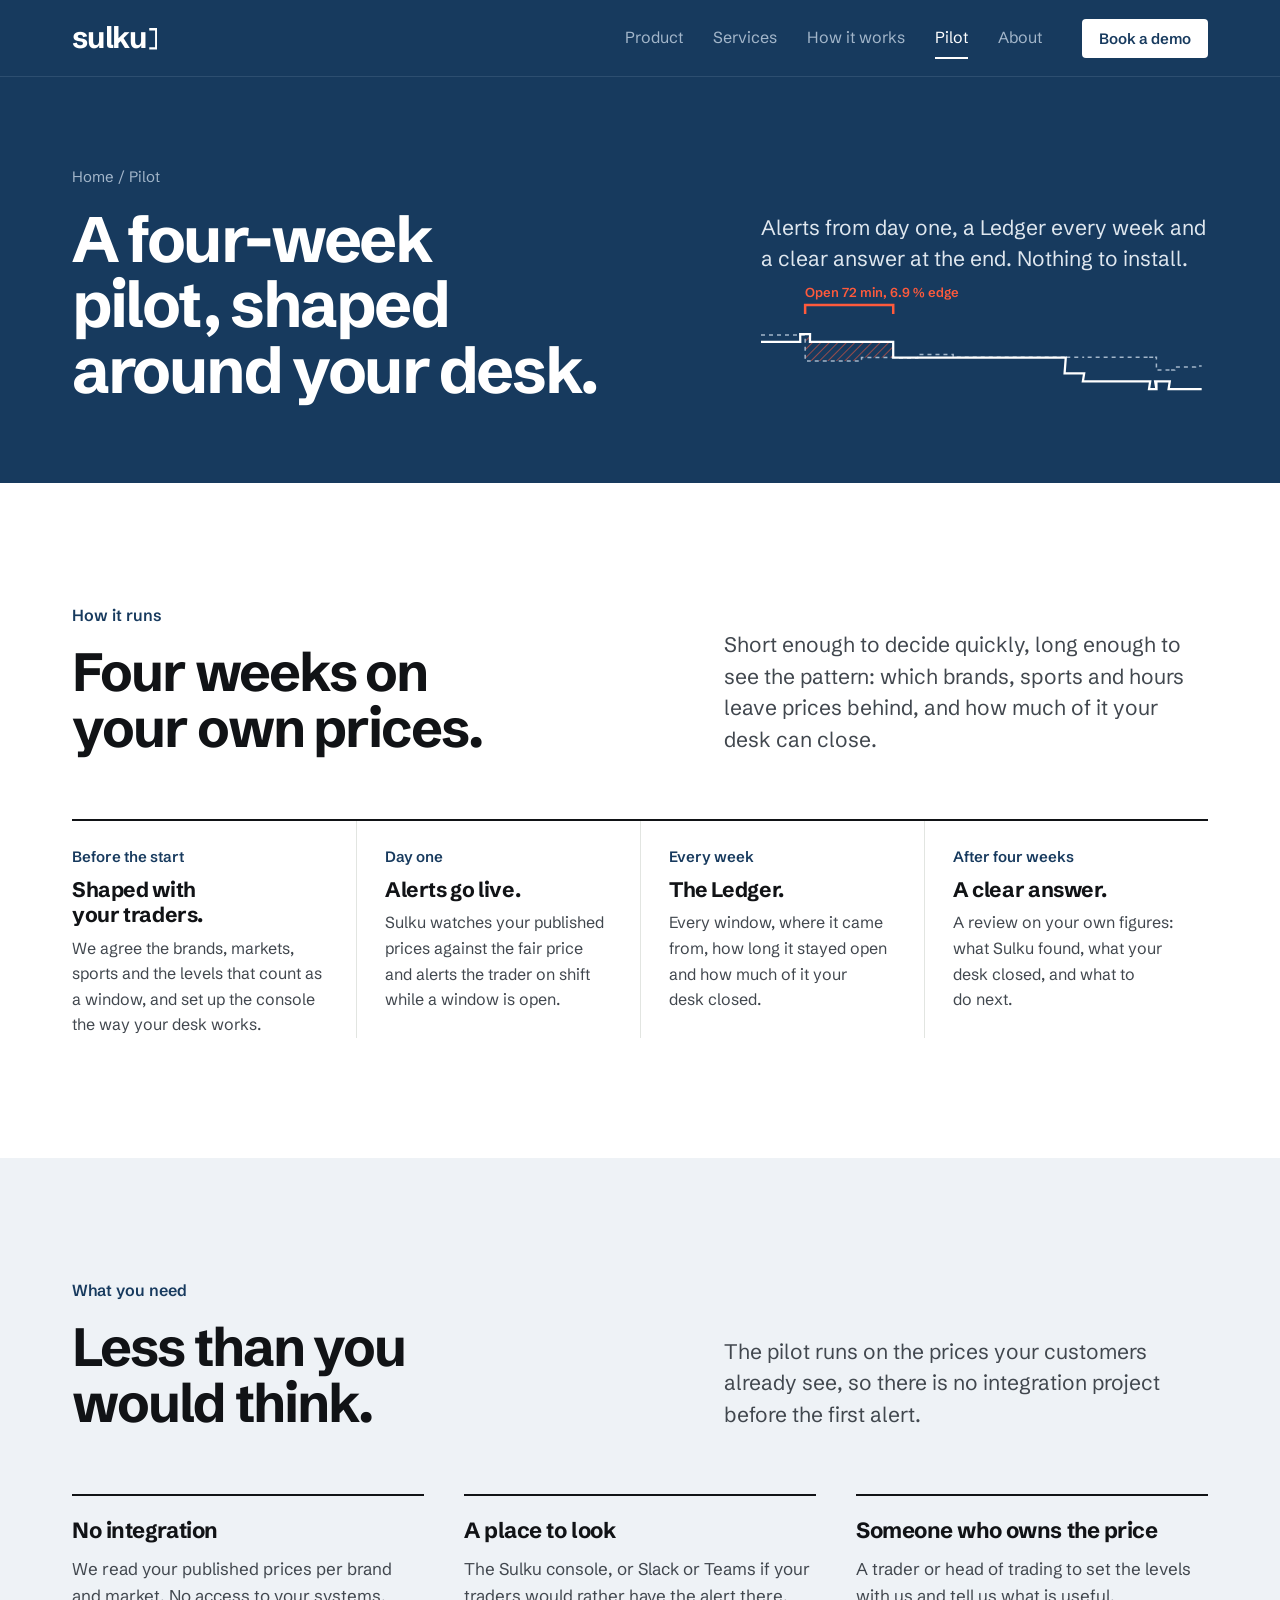
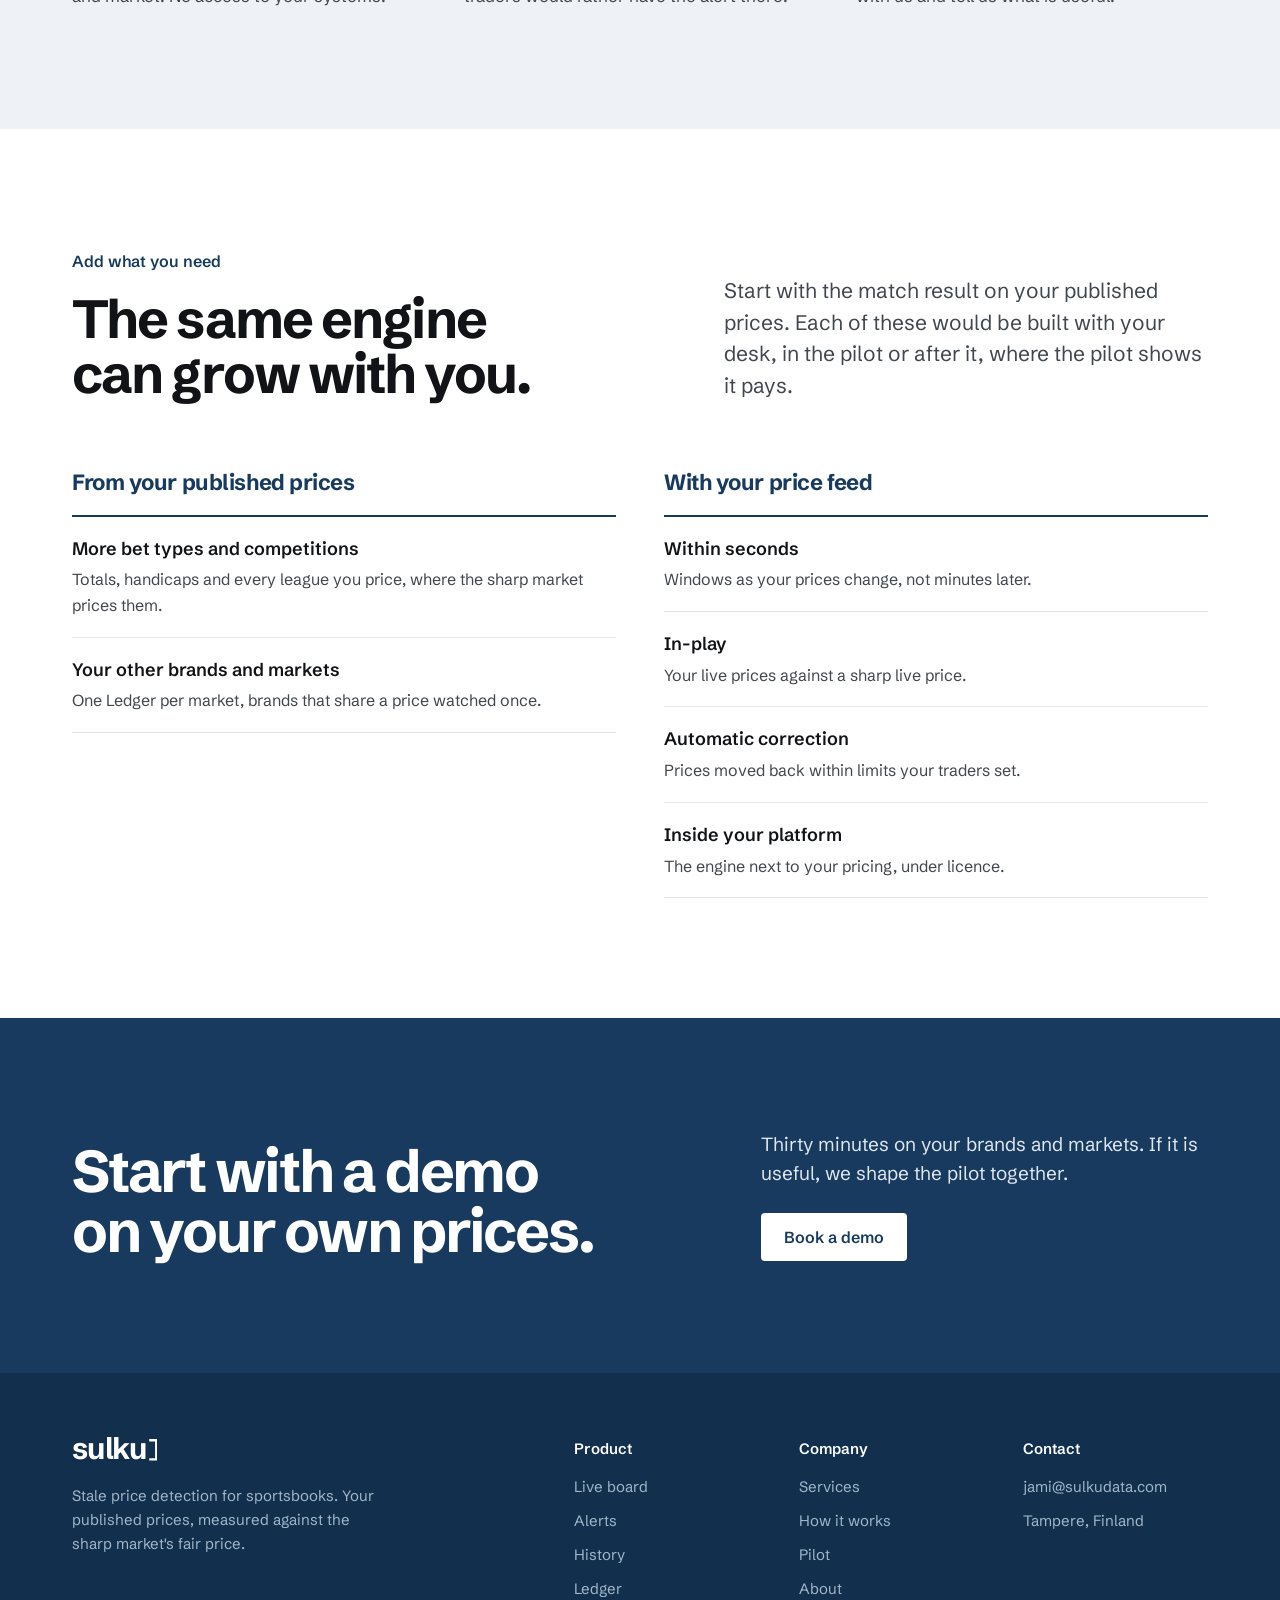
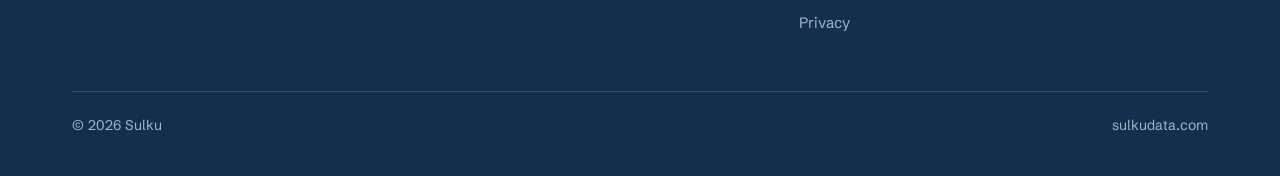
<file: pilot/index.html>
<!doctype html>
<html lang="en">
<head>
<meta charset="utf-8">
<meta name="viewport" content="width=device-width, initial-scale=1, viewport-fit=cover">
<title>A four-week pilot on your own prices | Sulku</title>
<meta name="description" content="A four-week Sulku pilot on your own prices: shaped around your trading desk before the start, alerts from day one, a Ledger every week. Nothing to install.">
<link rel="canonical" href="https://sulkudata.com/pilot/">
<meta property="og:type" content="website">
<meta property="og:site_name" content="Sulku">
<meta property="og:locale" content="en_GB">
<meta property="og:url" content="https://sulkudata.com/pilot/">
<meta property="og:title" content="A four-week pilot on your own prices | Sulku">
<meta property="og:description" content="A four-week Sulku pilot on your own prices: shaped around your trading desk before the start, alerts from day one, a Ledger every week. Nothing to install.">
<meta property="og:image" content="https://sulkudata.com/og.png">
<meta property="og:image:width" content="1200">
<meta property="og:image:height" content="630">
<meta name="twitter:card" content="summary_large_image">
<meta name="theme-color" content="#173a5e">
<link rel="icon" href="/favicon.svg" type="image/svg+xml">
<link rel="apple-touch-icon" href="/brand/apple-touch-icon.png">
<link rel="preconnect" href="https://fonts.googleapis.com">
<link rel="preconnect" href="https://fonts.gstatic.com" crossorigin>
<link rel="stylesheet" href="https://fonts.googleapis.com/css2?family=Schibsted+Grotesk:wght@400;500;600;700&display=swap">
<link rel="stylesheet" href="/assets/site.css">
<script type="application/ld+json">
{
 "@context": "https://schema.org",
 "@graph": [
  {
   "@type": "Organization",
   "@id": "https://sulkudata.com/#org",
   "name": "Sulku",
   "url": "https://sulkudata.com/",
   "logo": "https://sulkudata.com/brand/sulku-wordmark-ink.png",
   "email": "jami@sulkudata.com",
   "address": {
    "@type": "PostalAddress",
    "addressLocality": "Tampere",
    "addressCountry": "FI"
   },
   "description": "Stale price detection for sportsbooks: published prices measured against the sharp market's fair price.",
   "founder": {
    "@type": "Person",
    "name": "Jami Jokinen",
    "jobTitle": "Founder"
   }
  },
  {
   "@type": "BreadcrumbList",
   "itemListElement": [
    {
     "@type": "ListItem",
     "position": 1,
     "name": "Home",
     "item": "https://sulkudata.com/"
    },
    {
     "@type": "ListItem",
     "position": 2,
     "name": "Pilot",
     "item": "https://sulkudata.com/pilot/"
    }
   ]
  }
 ]
}
</script>
</head>
<body>
<a class="skip" href="#main">Skip to content</a>
<header class="site-head on-lake">
  <div class="wrap">
    <a class="wm" href="/" aria-label="Sulku, home">sulku<svg viewBox="0 0 38 100" aria-hidden="true"><path d="M0 0H38V100H0V89H27V11H0Z"/></svg></a>
    <button class="menu-btn" type="button" aria-expanded="false" aria-controls="nav">Menu</button>
    <nav class="nav" id="nav" aria-label="Main"><a href="/product/">Product</a><a href="/services/">Services</a><a href="/how-it-works/">How it works</a><a href="/pilot/" aria-current="page">Pilot</a><a href="/about/">About</a></nav>
    <a class="btn btn-ink" href="/contact/">Book a demo</a>
  </div>
</header>
<main id="main">
<section class="page-head on-lake">
  <div class="wrap">
    <div>
      <nav class="crumb" aria-label="Breadcrumb"><a href="/">Home</a> / Pilot</nav>
      <h1>A four-week pilot, shaped around your desk.</h1>
    </div>
    <div>
      <p class="lead">Alerts from day one, a Ledger every week and a clear answer at the end. Nothing to install.</p>
      <svg class="line" data-line="lake" role="img" aria-label="A real window: one sportsbook's price on the Rangers stayed above the fair price for 72 minutes."></svg>
    </div>
  </div>
</section>

<section class="sec">
  <div class="wrap">
    <div class="split">
      <div><p class="kicker">How it runs</p><h2>Four weeks on your own prices.</h2></div>
      <p class="intro">Short enough to decide quickly, long enough to see the pattern: which brands, sports and hours leave prices behind, and how much of it your desk can close.</p>
    </div>
    <ol class="steps">
      <li><span class="when">Before the start</span><h3>Shaped with your traders.</h3><p>We agree the brands, markets, sports and the levels that count as a window, and set up the console the way your desk works.</p></li>
      <li><span class="when">Day one</span><h3>Alerts go live.</h3><p>Sulku watches your published prices against the fair price and alerts the trader on shift while a window is open.</p></li>
      <li><span class="when">Every week</span><h3>The Ledger.</h3><p>Every window, where it came from, how long it stayed open and how much of it your desk closed.</p></li>
      <li><span class="when">After four weeks</span><h3>A clear answer.</h3><p>A review on your own figures: what Sulku found, what your desk closed, and what to do next.</p></li>
    </ol>
  </div>
</section>

<section class="sec tint">
  <div class="wrap">
    <div class="split">
      <div><p class="kicker">What you need</p><h2>Less than you would think.</h2></div>
      <p class="intro">The pilot runs on the prices your customers already see, so there is no integration project before the first alert.</p>
    </div>
    <div class="cols3">
      <div><h3>No integration</h3><p>We read your published prices per brand and market. No access to your systems.</p></div>
      <div><h3>A place to look</h3><p>The Sulku console, or Slack or Teams if your traders would rather have the alert there.</p></div>
      <div><h3>Someone who owns the price</h3><p>A trader or head of trading to set the levels with us and tell us what is useful.</p></div>
    </div>
  </div>
</section>

<section class="sec">
  <div class="wrap">
    <div class="split">
      <div><p class="kicker">Add what you need</p><h2>The same engine can grow with you.</h2></div>
      <p class="intro">Start with the match result on your published prices. Each of these would be built with your desk, in the pilot or after it, where the pilot shows it pays.</p>
    </div>
    <div class="grow">
      <div>
        <h3>From your published prices</h3>
        <dl>
          <div><dt>More bet types and competitions</dt><dd>Totals, handicaps and every league you price, where the sharp market prices them.</dd></div>
          <div><dt>Your other brands and markets</dt><dd>One Ledger per market, brands that share a price watched once.</dd></div>
        </dl>
      </div>
      <div>
        <h3>With your price feed</h3>
        <dl>
          <div><dt>Within seconds</dt><dd>Windows as your prices change, not minutes later.</dd></div>
          <div><dt>In-play</dt><dd>Your live prices against a sharp live price.</dd></div>
          <div><dt>Automatic correction</dt><dd>Prices moved back within limits your traders set.</dd></div>
          <div><dt>Inside your platform</dt><dd>The engine next to your pricing, under licence.</dd></div>
        </dl>
      </div>
    </div>
  </div>
</section>

<section class="cta on-lake">
  <div class="wrap">
    <h2>Start with a demo on your own prices.</h2>
    <div>
      <p>Thirty minutes on your brands and markets. If it is useful, we shape the pilot together.</p>
      <div class="acts"><a class="btn btn-ink" href="/contact/">Book a demo</a></div>
    </div>
  </div>
</section>
</main>
<footer class="site-foot on-lake">
  <div class="wrap">
    <div class="foot-grid">
      <div><a class="wm" href="/" aria-label="Sulku, home">sulku<svg viewBox="0 0 38 100" aria-hidden="true"><path d="M0 0H38V100H0V89H27V11H0Z"/></svg></a><p>Stale price detection for sportsbooks. Your published prices, measured against the sharp market's fair price.</p></div>
      <div><p class="fh">Product</p><ul><li><a href="/product/#live">Live board</a></li><li><a href="/product/#alerts">Alerts</a></li><li><a href="/product/#history">History</a></li><li><a href="/product/#ledger">Ledger</a></li></ul></div>
      <div><p class="fh">Company</p><ul><li><a href="/services/">Services</a></li><li><a href="/how-it-works/">How it works</a></li><li><a href="/pilot/">Pilot</a></li><li><a href="/about/">About</a></li><li><a href="/privacy/">Privacy</a></li></ul></div>
      <div><p class="fh">Contact</p><ul><li><a href="mailto:jami@sulkudata.com">jami@sulkudata.com</a></li><li>Tampere, Finland</li></ul></div>
    </div>
    <div class="foot-base"><span>© 2026 Sulku</span><span>sulkudata.com</span></div>
  </div>
</footer>
<script src="/assets/site.js" defer></script>
</body>
</html>
</file>
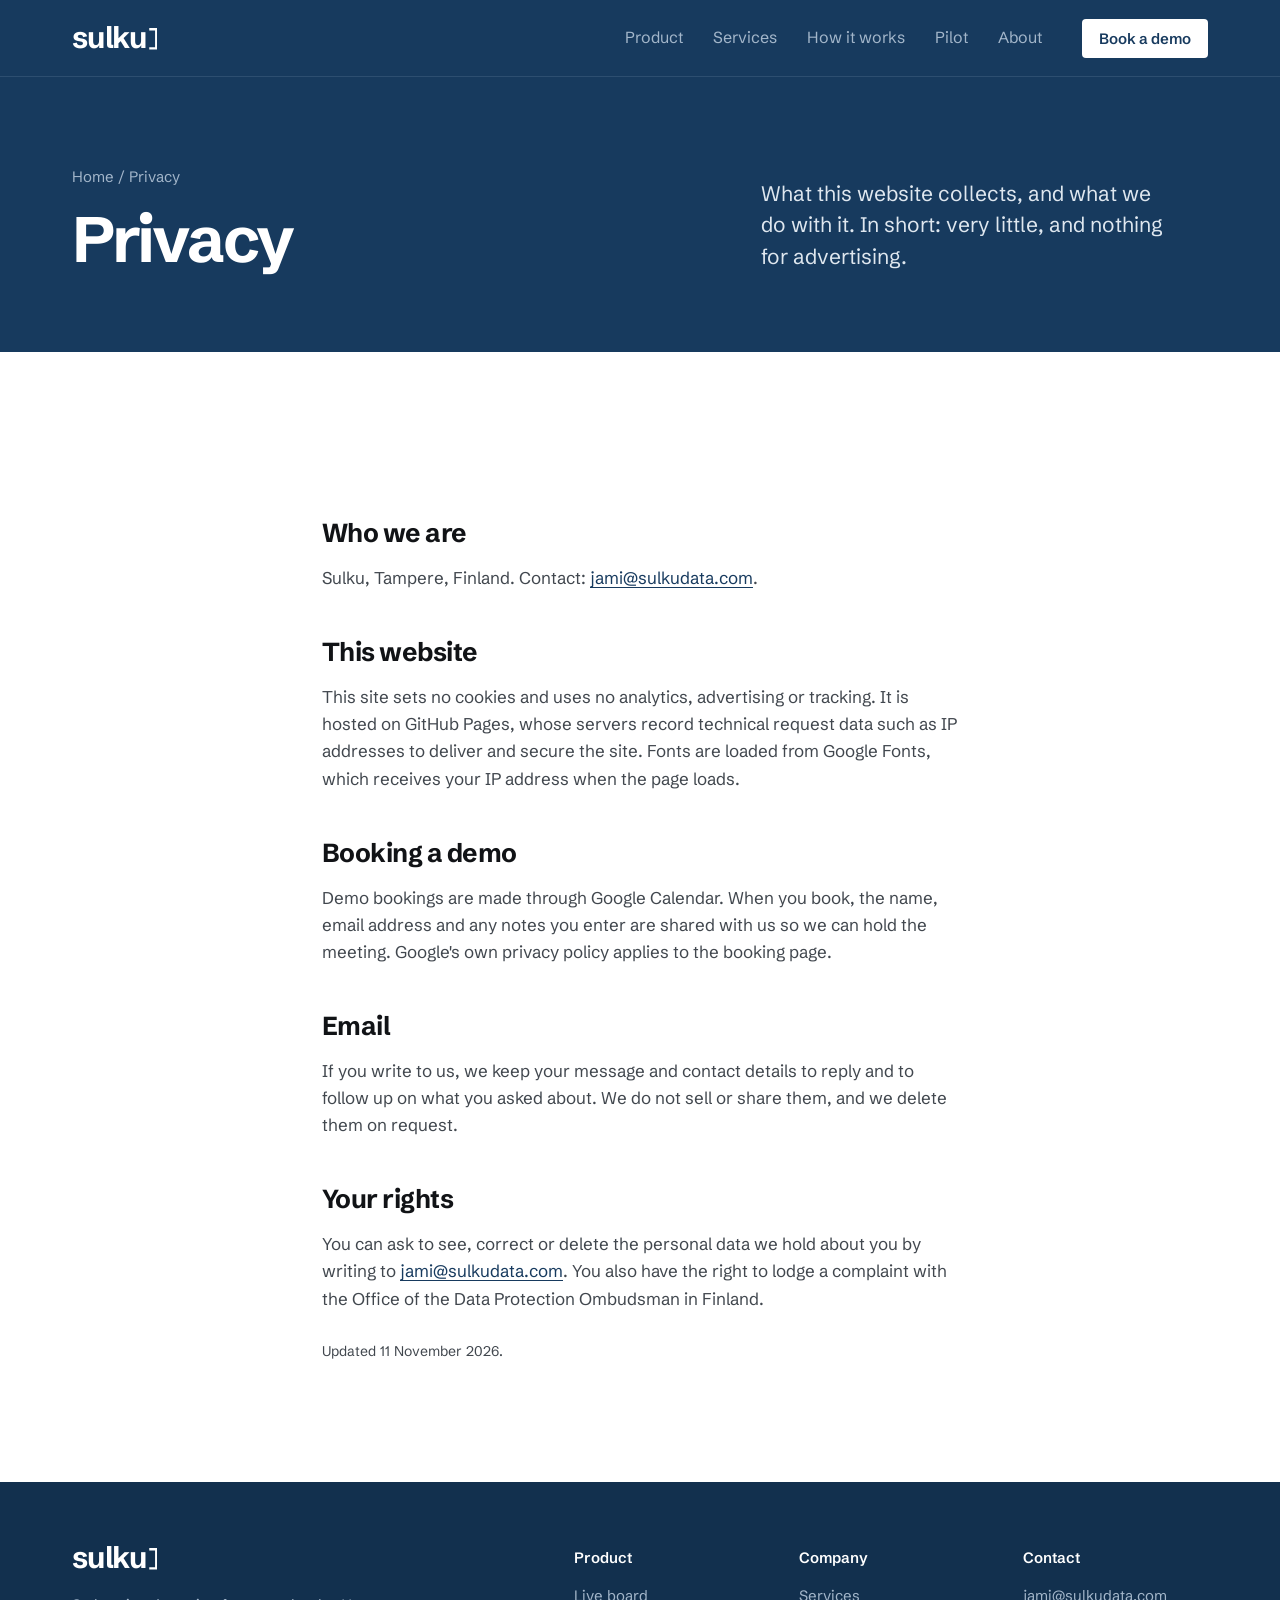
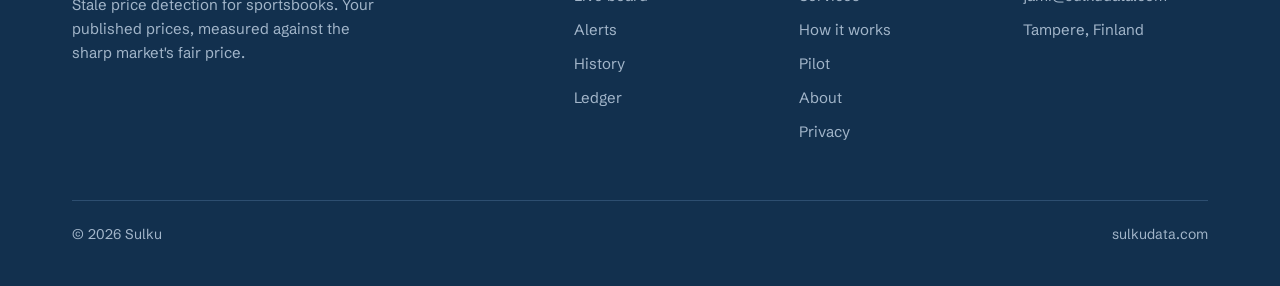
<file: privacy/index.html>
<!doctype html>
<html lang="en">
<head>
<meta charset="utf-8">
<meta name="viewport" content="width=device-width, initial-scale=1, viewport-fit=cover">
<title>Privacy | Sulku</title>
<meta name="description" content="What sulkudata.com collects and what we do with it: no cookies, no analytics, no tracking.">
<link rel="canonical" href="https://sulkudata.com/privacy/">
<meta property="og:type" content="website">
<meta property="og:site_name" content="Sulku">
<meta property="og:locale" content="en_GB">
<meta property="og:url" content="https://sulkudata.com/privacy/">
<meta property="og:title" content="Privacy | Sulku">
<meta property="og:description" content="What sulkudata.com collects and what we do with it: no cookies, no analytics, no tracking.">
<meta property="og:image" content="https://sulkudata.com/og.png">
<meta property="og:image:width" content="1200">
<meta property="og:image:height" content="630">
<meta name="twitter:card" content="summary_large_image">
<meta name="theme-color" content="#173a5e">
<link rel="icon" href="/favicon.svg" type="image/svg+xml">
<link rel="apple-touch-icon" href="/brand/apple-touch-icon.png">
<link rel="preconnect" href="https://fonts.googleapis.com">
<link rel="preconnect" href="https://fonts.gstatic.com" crossorigin>
<link rel="stylesheet" href="https://fonts.googleapis.com/css2?family=Schibsted+Grotesk:wght@400;500;600;700&display=swap">
<link rel="stylesheet" href="/assets/site.css">
<script type="application/ld+json">
{
 "@context": "https://schema.org",
 "@graph": [
  {
   "@type": "Organization",
   "@id": "https://sulkudata.com/#org",
   "name": "Sulku",
   "url": "https://sulkudata.com/",
   "logo": "https://sulkudata.com/brand/sulku-wordmark-ink.png",
   "email": "jami@sulkudata.com",
   "address": {
    "@type": "PostalAddress",
    "addressLocality": "Tampere",
    "addressCountry": "FI"
   },
   "description": "Stale price detection for sportsbooks: published prices measured against the sharp market's fair price.",
   "founder": {
    "@type": "Person",
    "name": "Jami Jokinen",
    "jobTitle": "Founder"
   }
  },
  {
   "@type": "BreadcrumbList",
   "itemListElement": [
    {
     "@type": "ListItem",
     "position": 1,
     "name": "Home",
     "item": "https://sulkudata.com/"
    },
    {
     "@type": "ListItem",
     "position": 2,
     "name": "Privacy",
     "item": "https://sulkudata.com/privacy/"
    }
   ]
  }
 ]
}
</script>
</head>
<body>
<a class="skip" href="#main">Skip to content</a>
<header class="site-head on-lake">
  <div class="wrap">
    <a class="wm" href="/" aria-label="Sulku, home">sulku<svg viewBox="0 0 38 100" aria-hidden="true"><path d="M0 0H38V100H0V89H27V11H0Z"/></svg></a>
    <button class="menu-btn" type="button" aria-expanded="false" aria-controls="nav">Menu</button>
    <nav class="nav" id="nav" aria-label="Main"><a href="/product/">Product</a><a href="/services/">Services</a><a href="/how-it-works/">How it works</a><a href="/pilot/">Pilot</a><a href="/about/">About</a></nav>
    <a class="btn btn-ink" href="/contact/">Book a demo</a>
  </div>
</header>
<main id="main">
<section class="page-head on-lake">
  <div class="wrap">
    <div>
      <nav class="crumb" aria-label="Breadcrumb"><a href="/">Home</a> / Privacy</nav>
      <h1>Privacy</h1>
    </div>
    <div>
      <p class="lead">What this website collects, and what we do with it. In short: very little, and nothing for advertising.</p>
    </div>
  </div>
</section>

<section class="sec">
  <div class="wrap prose">
    <h2>Who we are</h2>
    <p>Sulku, Tampere, Finland. Contact: <a href="mailto:jami@sulkudata.com">jami@sulkudata.com</a>.</p>
    <h2>This website</h2>
    <p>This site sets no cookies and uses no analytics, advertising or tracking. It is hosted on GitHub Pages, whose servers record technical request data such as IP addresses to deliver and secure the site. Fonts are loaded from Google Fonts, which receives your IP address when the page loads.</p>
    <h2>Booking a demo</h2>
    <p>Demo bookings are made through Google Calendar. When you book, the name, email address and any notes you enter are shared with us so we can hold the meeting. Google's own privacy policy applies to the booking page.</p>
    <h2>Email</h2>
    <p>If you write to us, we keep your message and contact details to reply and to follow up on what you asked about. We do not sell or share them, and we delete them on request.</p>
    <h2>Your rights</h2>
    <p>You can ask to see, correct or delete the personal data we hold about you by writing to <a href="mailto:jami@sulkudata.com">jami@sulkudata.com</a>. You also have the right to lodge a complaint with the Office of the Data Protection Ombudsman in Finland.</p>
    <p class="src">Updated 11 November 2026.</p>
  </div>
</section>
</main>
<footer class="site-foot on-lake">
  <div class="wrap">
    <div class="foot-grid">
      <div><a class="wm" href="/" aria-label="Sulku, home">sulku<svg viewBox="0 0 38 100" aria-hidden="true"><path d="M0 0H38V100H0V89H27V11H0Z"/></svg></a><p>Stale price detection for sportsbooks. Your published prices, measured against the sharp market's fair price.</p></div>
      <div><p class="fh">Product</p><ul><li><a href="/product/#live">Live board</a></li><li><a href="/product/#alerts">Alerts</a></li><li><a href="/product/#history">History</a></li><li><a href="/product/#ledger">Ledger</a></li></ul></div>
      <div><p class="fh">Company</p><ul><li><a href="/services/">Services</a></li><li><a href="/how-it-works/">How it works</a></li><li><a href="/pilot/">Pilot</a></li><li><a href="/about/">About</a></li><li><a href="/privacy/">Privacy</a></li></ul></div>
      <div><p class="fh">Contact</p><ul><li><a href="mailto:jami@sulkudata.com">jami@sulkudata.com</a></li><li>Tampere, Finland</li></ul></div>
    </div>
    <div class="foot-base"><span>© 2026 Sulku</span><span>sulkudata.com</span></div>
  </div>
</footer>
<script src="/assets/site.js" defer></script>
</body>
</html>
</file>
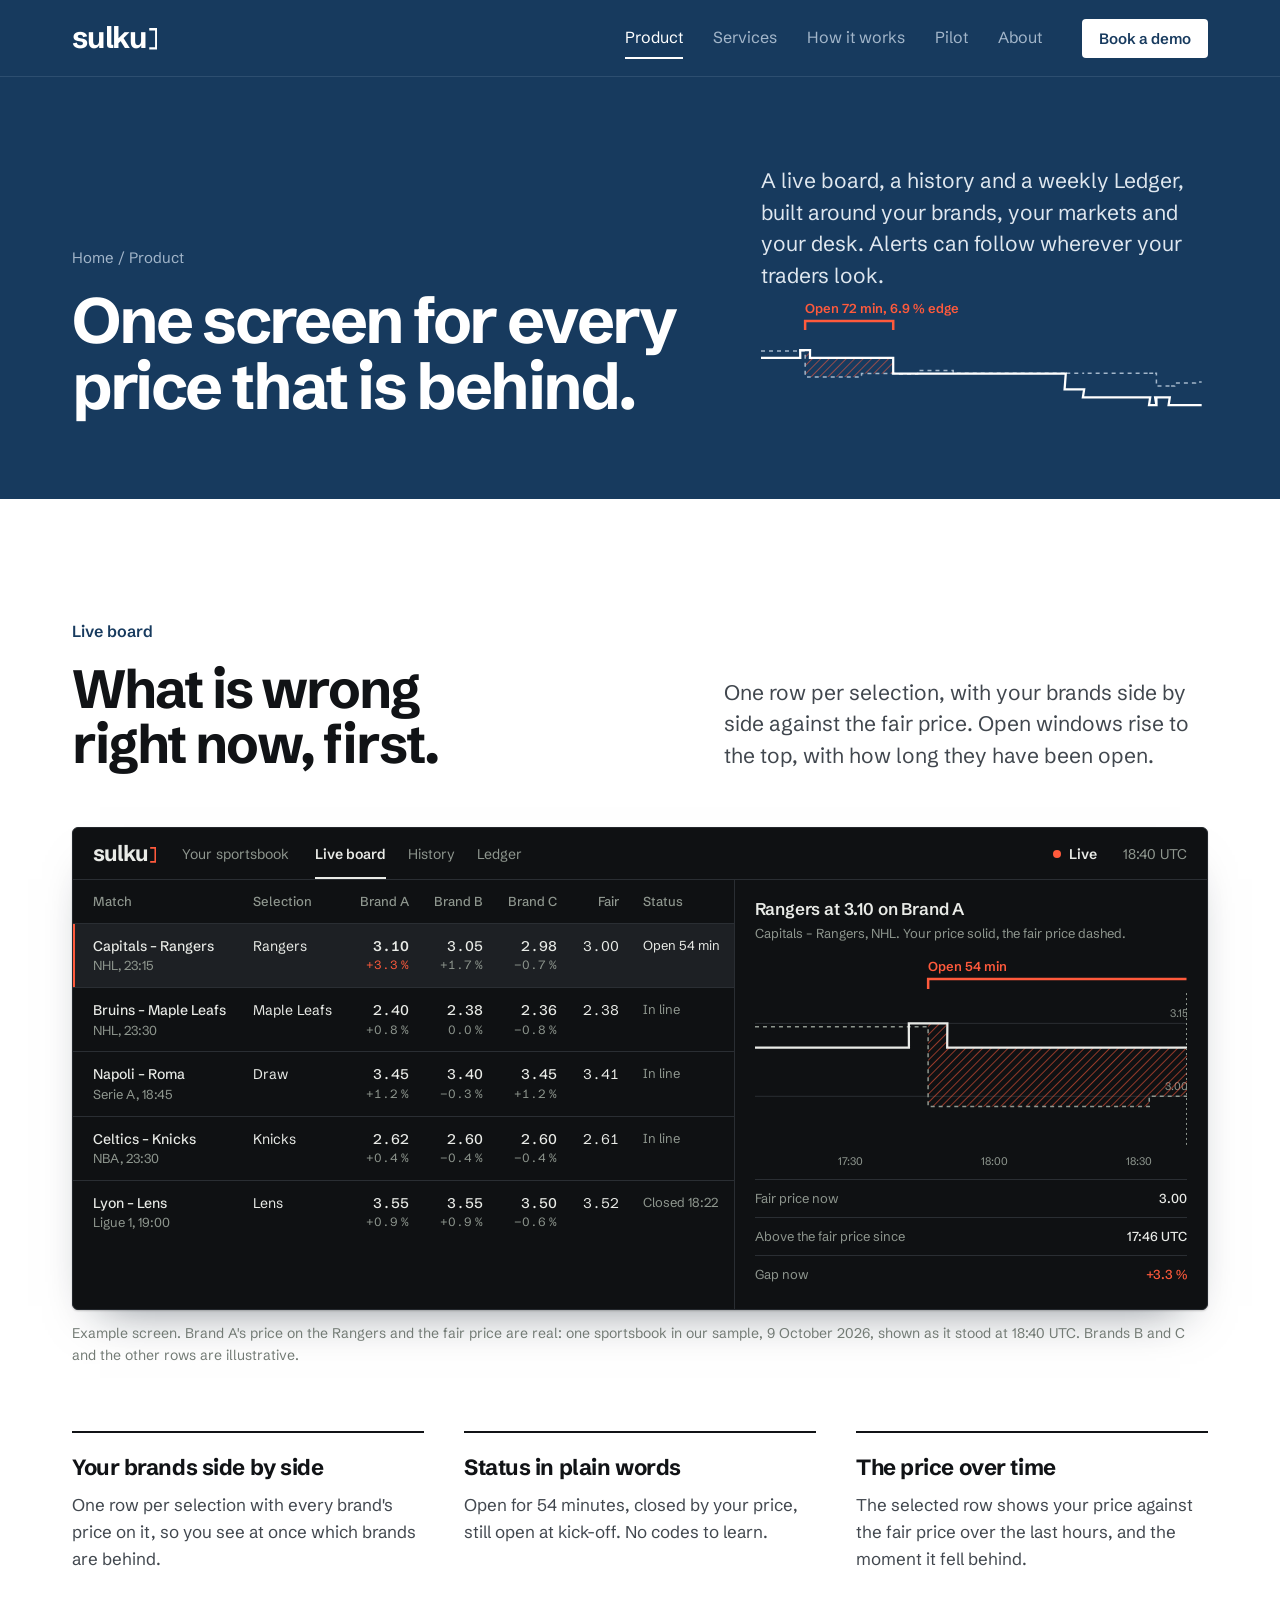
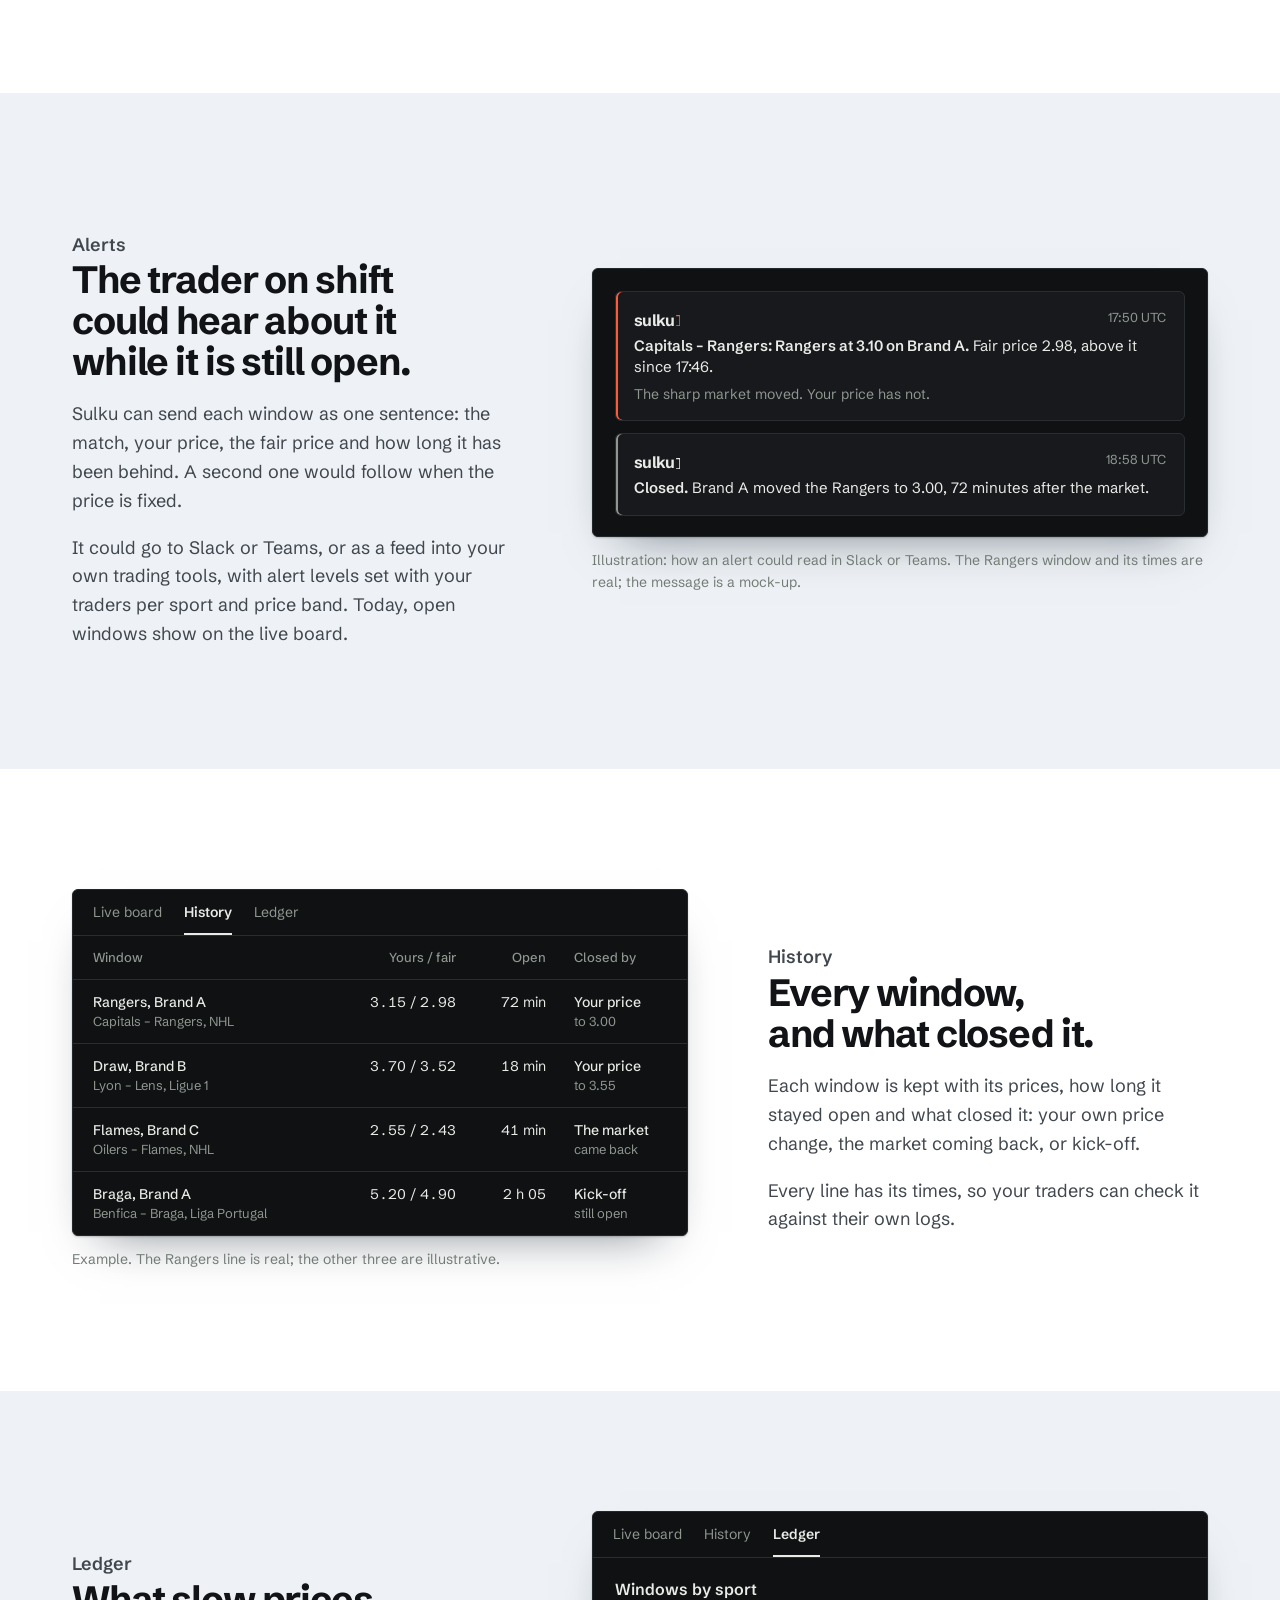
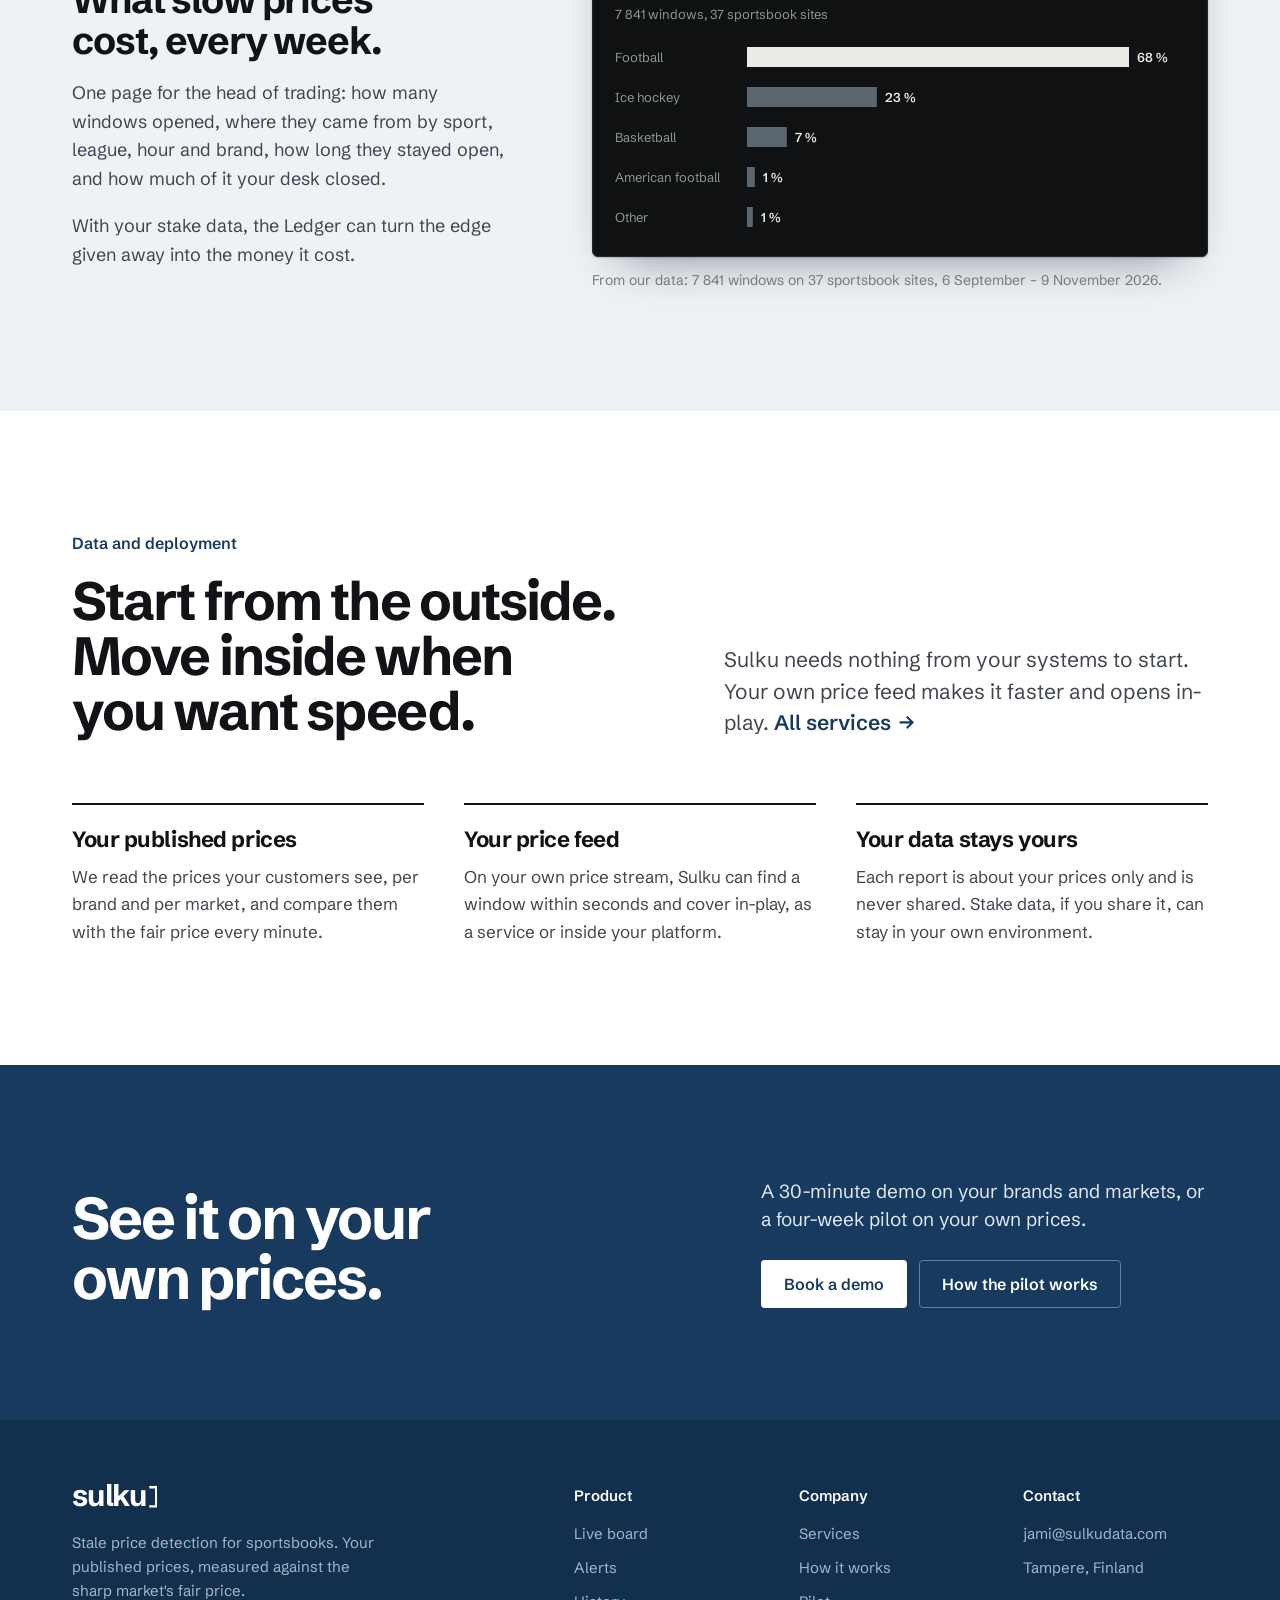
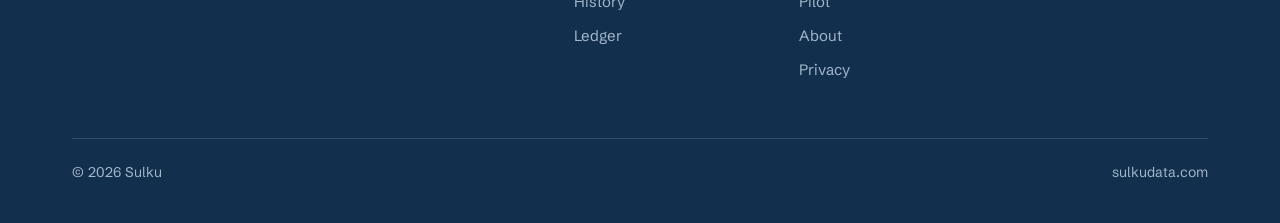
<file: product/index.html>
<!doctype html>
<html lang="en">
<head>
<meta charset="utf-8">
<meta name="viewport" content="width=device-width, initial-scale=1, viewport-fit=cover">
<title>Product: live board, history and weekly Ledger | Sulku</title>
<meta name="description" content="See which of your prices are behind the sharp market's fair price, follow each window until it closes, and count what slow prices cost every week.">
<link rel="canonical" href="https://sulkudata.com/product/">
<meta property="og:type" content="website">
<meta property="og:site_name" content="Sulku">
<meta property="og:locale" content="en_GB">
<meta property="og:url" content="https://sulkudata.com/product/">
<meta property="og:title" content="Product: live board, history and weekly Ledger | Sulku">
<meta property="og:description" content="See which of your prices are behind the sharp market's fair price, follow each window until it closes, and count what slow prices cost every week.">
<meta property="og:image" content="https://sulkudata.com/og.png">
<meta property="og:image:width" content="1200">
<meta property="og:image:height" content="630">
<meta name="twitter:card" content="summary_large_image">
<meta name="theme-color" content="#173a5e">
<link rel="icon" href="/favicon.svg" type="image/svg+xml">
<link rel="apple-touch-icon" href="/brand/apple-touch-icon.png">
<link rel="preconnect" href="https://fonts.googleapis.com">
<link rel="preconnect" href="https://fonts.gstatic.com" crossorigin>
<link rel="stylesheet" href="https://fonts.googleapis.com/css2?family=Schibsted+Grotesk:wght@400;500;600;700&display=swap">
<link rel="stylesheet" href="/assets/site.css">
<script type="application/ld+json">
{
 "@context": "https://schema.org",
 "@graph": [
  {
   "@type": "Organization",
   "@id": "https://sulkudata.com/#org",
   "name": "Sulku",
   "url": "https://sulkudata.com/",
   "logo": "https://sulkudata.com/brand/sulku-wordmark-ink.png",
   "email": "jami@sulkudata.com",
   "address": {
    "@type": "PostalAddress",
    "addressLocality": "Tampere",
    "addressCountry": "FI"
   },
   "description": "Stale price detection for sportsbooks: published prices measured against the sharp market's fair price.",
   "founder": {
    "@type": "Person",
    "name": "Jami Jokinen",
    "jobTitle": "Founder"
   }
  },
  {
   "@type": "SoftwareApplication",
   "name": "Sulku",
   "applicationCategory": "BusinessApplication",
   "operatingSystem": "Web",
   "url": "https://sulkudata.com/product/",
   "description": "See which of your prices are behind the sharp market's fair price, follow each window until it closes, and count what slow prices cost every week.",
   "provider": {
    "@id": "https://sulkudata.com/#org"
   }
  },
  {
   "@type": "BreadcrumbList",
   "itemListElement": [
    {
     "@type": "ListItem",
     "position": 1,
     "name": "Home",
     "item": "https://sulkudata.com/"
    },
    {
     "@type": "ListItem",
     "position": 2,
     "name": "Product",
     "item": "https://sulkudata.com/product/"
    }
   ]
  }
 ]
}
</script>
</head>
<body>
<a class="skip" href="#main">Skip to content</a>
<header class="site-head on-lake">
  <div class="wrap">
    <a class="wm" href="/" aria-label="Sulku, home">sulku<svg viewBox="0 0 38 100" aria-hidden="true"><path d="M0 0H38V100H0V89H27V11H0Z"/></svg></a>
    <button class="menu-btn" type="button" aria-expanded="false" aria-controls="nav">Menu</button>
    <nav class="nav" id="nav" aria-label="Main"><a href="/product/" aria-current="page">Product</a><a href="/services/">Services</a><a href="/how-it-works/">How it works</a><a href="/pilot/">Pilot</a><a href="/about/">About</a></nav>
    <a class="btn btn-ink" href="/contact/">Book a demo</a>
  </div>
</header>
<main id="main">
<section class="page-head on-lake">
  <div class="wrap">
    <div>
      <nav class="crumb" aria-label="Breadcrumb"><a href="/">Home</a> / Product</nav>
      <h1>One screen for every price that is behind.</h1>
    </div>
    <div>
      <p class="lead">A live board, a history and a weekly Ledger, built around your brands, your markets and your desk. Alerts can follow wherever your traders look.</p>
      <svg class="line" data-line="lake" role="img" aria-label="A real window: one sportsbook's price on the Rangers stayed above the fair price for 72 minutes."></svg>
    </div>
  </div>
</section>

<section class="sec" id="live">
  <div class="wrap">
    <div class="split" style="margin-bottom:56px">
      <div><p class="kicker">Live board</p><h2>What is wrong right now, first.</h2></div>
      <p class="intro">One row per selection, with your brands side by side against the fair price. Open windows rise to the top, with how long they have been open.</p>
    </div>
    <figure class="figwrap"><div class="shot" aria-label="Example of the Sulku live board: Rangers at 3.10 on Brand A against a fair price of 3.00, open for 54 minutes; four other selections in line.">
        <div class="c-top">
          <span class="wm alarm">sulku<svg viewBox="0 0 38 100" aria-hidden="true"><path d="M0 0H38V100H0V89H27V11H0Z"/></svg></span>
          <span class="who">Your sportsbook</span>
          <span class="tabs"><span class="on">Live board</span><span>History</span><span>Ledger</span></span>
          <span class="live"><i></i>Live</span>
          <span class="clock">18:40 UTC</span>
        </div>
        <div class="c-body">
          <div class="c-board">
            <table>
              <thead><tr><th>Match</th><th>Selection</th><th class="n">Brand A</th><th class="n opt">Brand B</th><th class="n opt">Brand C</th><th class="n">Fair</th><th>Status</th></tr></thead>
              <tbody>
                <tr class="open sel"><td><span class="m">Capitals – Rangers</span><span class="l">NHL, 23:15</span></td><td>Rangers</td><td class="n hot"><b>3.10</b><small>+3.3 %</small></td><td class="n opt"><b>3.05</b><small>+1.7 %</small></td><td class="n opt"><b>2.98</b><small>−0.7 %</small></td><td class="n">3.00</td><td class="st">Open 54 min</td></tr>
                <tr><td><span class="m">Bruins – Maple Leafs</span><span class="l">NHL, 23:30</span></td><td>Maple Leafs</td><td class="n"><b>2.40</b><small>+0.8 %</small></td><td class="n opt"><b>2.38</b><small>0.0 %</small></td><td class="n opt"><b>2.36</b><small>−0.8 %</small></td><td class="n">2.38</td><td class="st">In line</td></tr>
                <tr><td><span class="m">Napoli – Roma</span><span class="l">Serie A, 18:45</span></td><td>Draw</td><td class="n"><b>3.45</b><small>+1.2 %</small></td><td class="n opt"><b>3.40</b><small>−0.3 %</small></td><td class="n opt"><b>3.45</b><small>+1.2 %</small></td><td class="n">3.41</td><td class="st">In line</td></tr>
                <tr><td><span class="m">Celtics – Knicks</span><span class="l">NBA, 23:30</span></td><td>Knicks</td><td class="n"><b>2.62</b><small>+0.4 %</small></td><td class="n opt"><b>2.60</b><small>−0.4 %</small></td><td class="n opt"><b>2.60</b><small>−0.4 %</small></td><td class="n">2.61</td><td class="st">In line</td></tr>
                <tr><td><span class="m">Lyon – Lens</span><span class="l">Ligue 1, 19:00</span></td><td>Lens</td><td class="n"><b>3.55</b><small>+0.9 %</small></td><td class="n opt"><b>3.55</b><small>+0.9 %</small></td><td class="n opt"><b>3.50</b><small>−0.6 %</small></td><td class="n">3.52</td><td class="st">Closed 18:22</td></tr>
              </tbody>
            </table>
          </div>
          <div class="c-detail">
            <h4>Rangers at 3.10 on Brand A</h4>
            <p class="sub">Capitals – Rangers, NHL. Your price solid, the fair price dashed.</p>
            <svg data-line="console" role="img" aria-label="Brand A's price on the Rangers stayed at 3.15 and then 3.10 from 17:46 UTC while the fair price fell to 2.98 and 3.00."></svg>
            <ul class="c-facts">
              <li><span>Fair price now</span><b>3.00</b></li>
              <li><span>Above the fair price since</span><b>17:46 UTC</b></li>
              <li><span>Gap now</span><b class="r">+3.3 %</b></li>
            </ul>
          </div>
        </div>
      </div><figcaption class="shot-cap">Example screen. Brand A's price on the Rangers and the fair price are real: one sportsbook in our sample, 9 October 2026, shown as it stood at 18:40 UTC. Brands B and C and the other rows are illustrative.</figcaption></figure>
    <div class="cols3">
      <div><h3>Your brands side by side</h3><p>One row per selection with every brand's price on it, so you see at once which brands are behind.</p></div>
      <div><h3>Status in plain words</h3><p>Open for 54 minutes, closed by your price, still open at kick-off. No codes to learn.</p></div>
      <div><h3>The price over time</h3><p>The selected row shows your price against the fair price over the last hours, and the moment it fell behind.</p></div>
    </div>
  </div>
</section>

<section class="sec tint" id="alerts">
  <div class="wrap">
    <div class="feat">
      <div class="feat-copy">
        <p class="kicker">Alerts</p>
        <h3>The trader on shift could hear about it while it is still open.</h3>
        <p>Sulku can send each window as one sentence: the match, your price, the fair price and how long it has been behind. A second one would follow when the price is fixed.</p>
        <p>It could go to Slack or Teams, or as a feed into your own trading tools, with alert levels set with your traders per sport and price band. Today, open windows show on the live board.</p>
      </div>
      <figure class="figwrap"><div class="shot mini" aria-label="Example alerts: one open window on the Rangers, then the same window fixed 72 minutes later.">
        <div class="alert-card">
          <div class="alert-msg">
            <div class="who"><span class="wm alarm">sulku<svg viewBox="0 0 38 100" aria-hidden="true"><path d="M0 0H38V100H0V89H27V11H0Z"/></svg></span><span>17:50 UTC</span></div>
            <p><b>Capitals – Rangers: Rangers at 3.10 on Brand A.</b> Fair price 2.98, above it since 17:46.</p>
            <p>The sharp market moved. Your price has not.</p>
          </div>
          <div class="alert-msg done">
            <div class="who"><span class="wm">sulku<svg viewBox="0 0 38 100" aria-hidden="true"><path d="M0 0H38V100H0V89H27V11H0Z"/></svg></span><span>18:58 UTC</span></div>
            <p><b>Closed.</b> Brand A moved the Rangers to 3.00, 72 minutes after the market.</p>
          </div>
        </div>
      </div><figcaption class="shot-cap">Illustration: how an alert could read in Slack or Teams. The Rangers window and its times are real; the message is a mock-up.</figcaption></figure>
    </div>
  </div>
</section>

<section class="sec" id="history">
  <div class="wrap">
    <div class="feat flip">
      <div class="feat-copy">
        <p class="kicker">History</p>
        <h3>Every window, and what closed it.</h3>
        <p>Each window is kept with its prices, how long it stayed open and what closed it: your own price change, the market coming back, or kick-off.</p>
        <p>Every line has its times, so your traders can check it against their own logs.</p>
      </div>
      <figure class="figwrap"><div class="shot mini" aria-label="Example history of closed windows.">
        <div class="c-top"><span class="tabs"><span>Live board</span><span class="on">History</span><span>Ledger</span></span></div>
        <div style="overflow-x:auto">
          <table class="hist">
            <thead><tr><th>Window</th><th class="n">Yours / fair</th><th class="n">Open</th><th>Closed by</th></tr></thead>
            <tbody>
              <tr><td><span class="m">Rangers, Brand A</span><span class="l">Capitals – Rangers, NHL</span></td><td class="n">3.15 / 2.98</td><td class="n">72 min</td><td class="by"><b>Your price</b>to 3.00</td></tr>
              <tr><td><span class="m">Draw, Brand B</span><span class="l">Lyon – Lens, Ligue 1</span></td><td class="n">3.70 / 3.52</td><td class="n">18 min</td><td class="by"><b>Your price</b>to 3.55</td></tr>
              <tr><td><span class="m">Flames, Brand C</span><span class="l">Oilers – Flames, NHL</span></td><td class="n">2.55 / 2.43</td><td class="n">41 min</td><td class="by"><b>The market</b>came back</td></tr>
              <tr><td><span class="m">Braga, Brand A</span><span class="l">Benfica – Braga, Liga Portugal</span></td><td class="n">5.20 / 4.90</td><td class="n">2 h 05</td><td class="by"><b>Kick-off</b>still open</td></tr>
            </tbody>
          </table>
        </div>
      </div><figcaption class="shot-cap">Example. The Rangers line is real; the other three are illustrative.</figcaption></figure>
    </div>
  </div>
</section>

<section class="sec tint" id="ledger">
  <div class="wrap">
    <div class="feat">
      <div class="feat-copy">
        <p class="kicker">Ledger</p>
        <h3>What slow prices cost, every week.</h3>
        <p>One page for the head of trading: how many windows opened, where they came from by sport, league, hour and brand, how long they stayed open, and how much of it your desk closed.</p>
        <p>With your stake data, the Ledger can turn the edge given away into the money it cost.</p>
      </div>
      <figure class="figwrap"><div class="shot mini" aria-label="Windows by sport: football 68 percent, ice hockey 23 percent, basketball 7 percent, American football 1 percent, other 1 percent.">
        <div class="c-top"><span class="tabs"><span>Live board</span><span>History</span><span class="on">Ledger</span></span></div>
        <div class="ledger">
          <h4>Windows by sport</h4>
          <p class="sub">7 841 windows, 37 sportsbook sites</p>
          <svg data-dur></svg>
        </div>
      </div><figcaption class="shot-cap">From our data: 7 841 windows on 37 sportsbook sites, 6 September – 9 November 2026.</figcaption></figure>
    </div>
  </div>
</section>

<section class="sec" id="data">
  <div class="wrap">
    <div class="split">
      <div><p class="kicker">Data and deployment</p><h2>Start from the outside. Move inside when you want speed.</h2></div>
      <p class="intro">Sulku needs nothing from your systems to start. Your own price feed makes it faster and opens in-play. <a class="arrow" href="/services/">All services</a></p>
    </div>
    <div class="cols3">
      <div><h3>Your published prices</h3><p>We read the prices your customers see, per brand and per market, and compare them with the fair price every minute.</p></div>
      <div><h3>Your price feed</h3><p>On your own price stream, Sulku can find a window within seconds and cover in-play, as a service or inside your platform.</p></div>
      <div><h3>Your data stays yours</h3><p>Each report is about your prices only and is never shared. Stake data, if you share it, can stay in your own environment.</p></div>
    </div>
  </div>
</section>

<section class="cta on-lake">
  <div class="wrap">
    <h2>See it on your own prices.</h2>
    <div>
      <p>A 30-minute demo on your brands and markets, or a four-week pilot on your own prices.</p>
      <div class="acts"><a class="btn btn-ink" href="/contact/">Book a demo</a><a class="btn btn-line" href="/pilot/">How the pilot works</a></div>
    </div>
  </div>
</section>
</main>
<footer class="site-foot on-lake">
  <div class="wrap">
    <div class="foot-grid">
      <div><a class="wm" href="/" aria-label="Sulku, home">sulku<svg viewBox="0 0 38 100" aria-hidden="true"><path d="M0 0H38V100H0V89H27V11H0Z"/></svg></a><p>Stale price detection for sportsbooks. Your published prices, measured against the sharp market's fair price.</p></div>
      <div><p class="fh">Product</p><ul><li><a href="/product/#live">Live board</a></li><li><a href="/product/#alerts">Alerts</a></li><li><a href="/product/#history">History</a></li><li><a href="/product/#ledger">Ledger</a></li></ul></div>
      <div><p class="fh">Company</p><ul><li><a href="/services/">Services</a></li><li><a href="/how-it-works/">How it works</a></li><li><a href="/pilot/">Pilot</a></li><li><a href="/about/">About</a></li><li><a href="/privacy/">Privacy</a></li></ul></div>
      <div><p class="fh">Contact</p><ul><li><a href="mailto:jami@sulkudata.com">jami@sulkudata.com</a></li><li>Tampere, Finland</li></ul></div>
    </div>
    <div class="foot-base"><span>© 2026 Sulku</span><span>sulkudata.com</span></div>
  </div>
</footer>
<script src="/assets/site.js" defer></script>
</body>
</html>
</file>
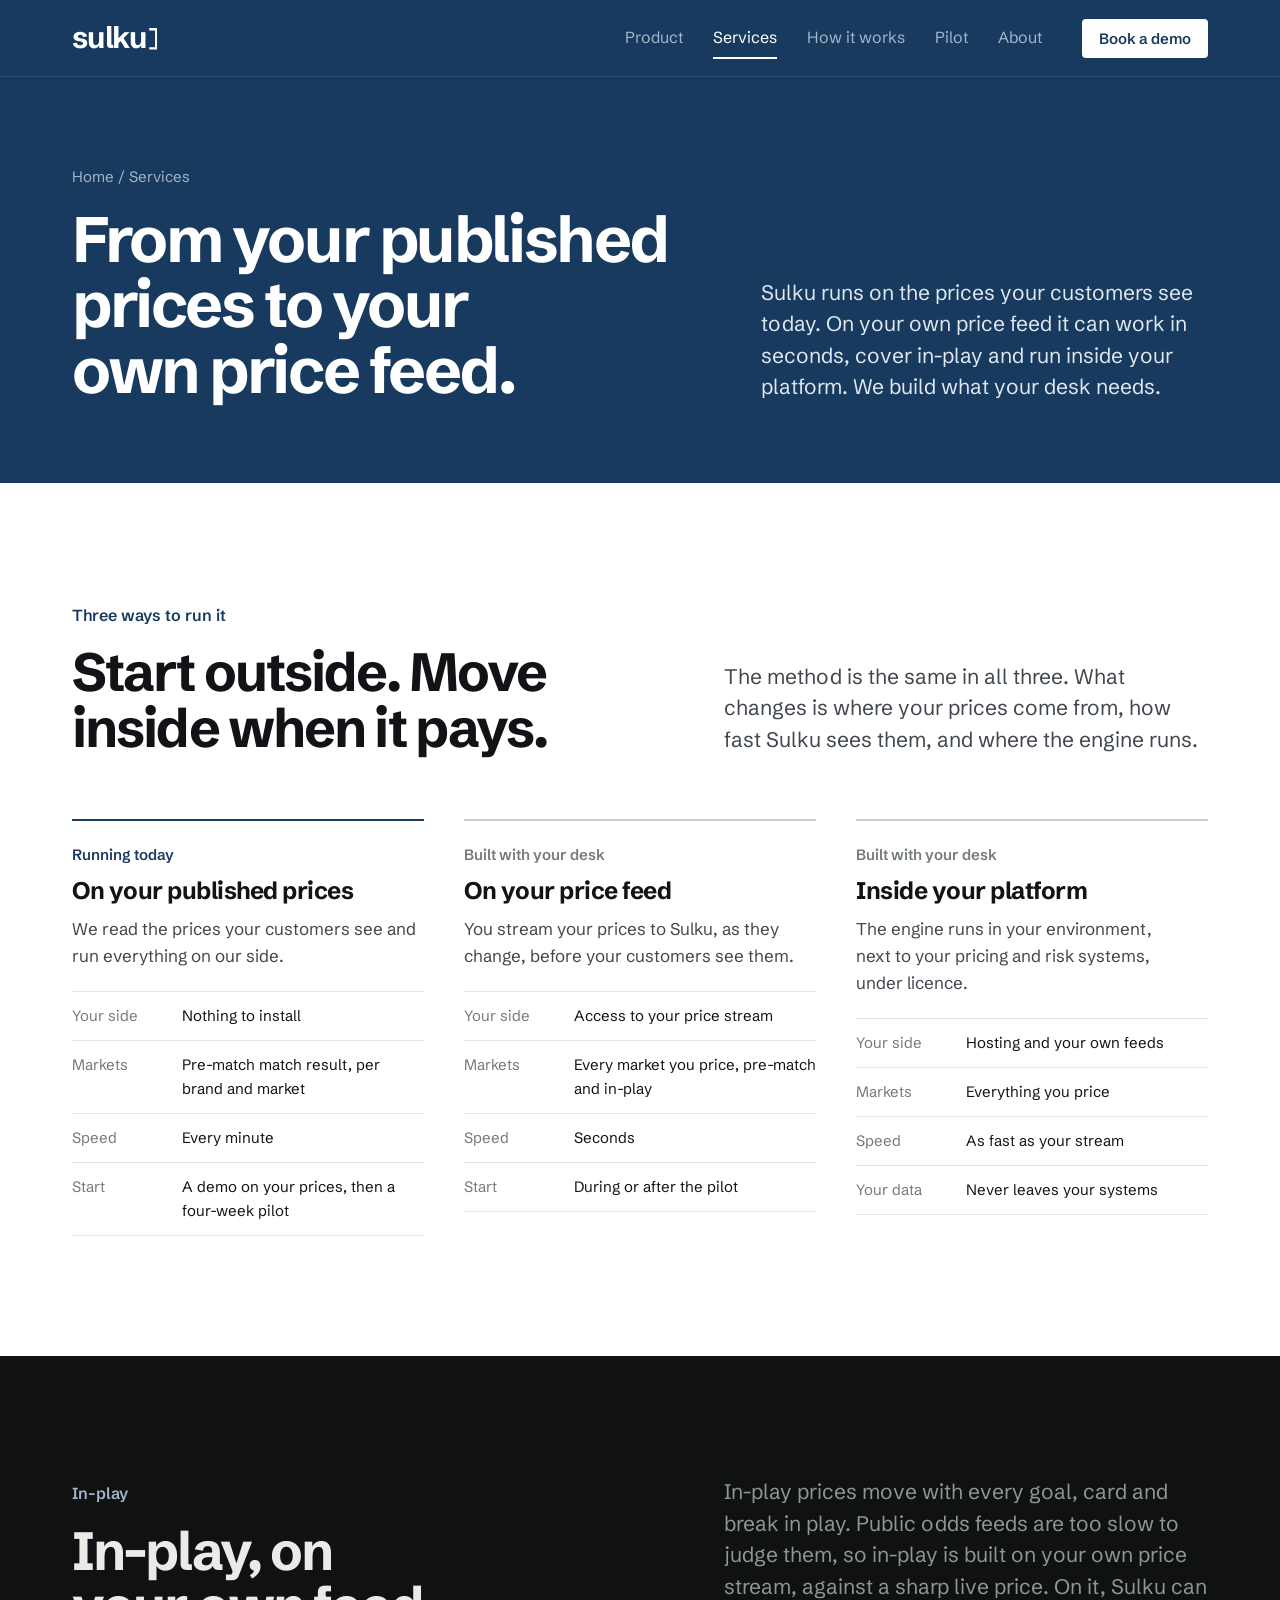
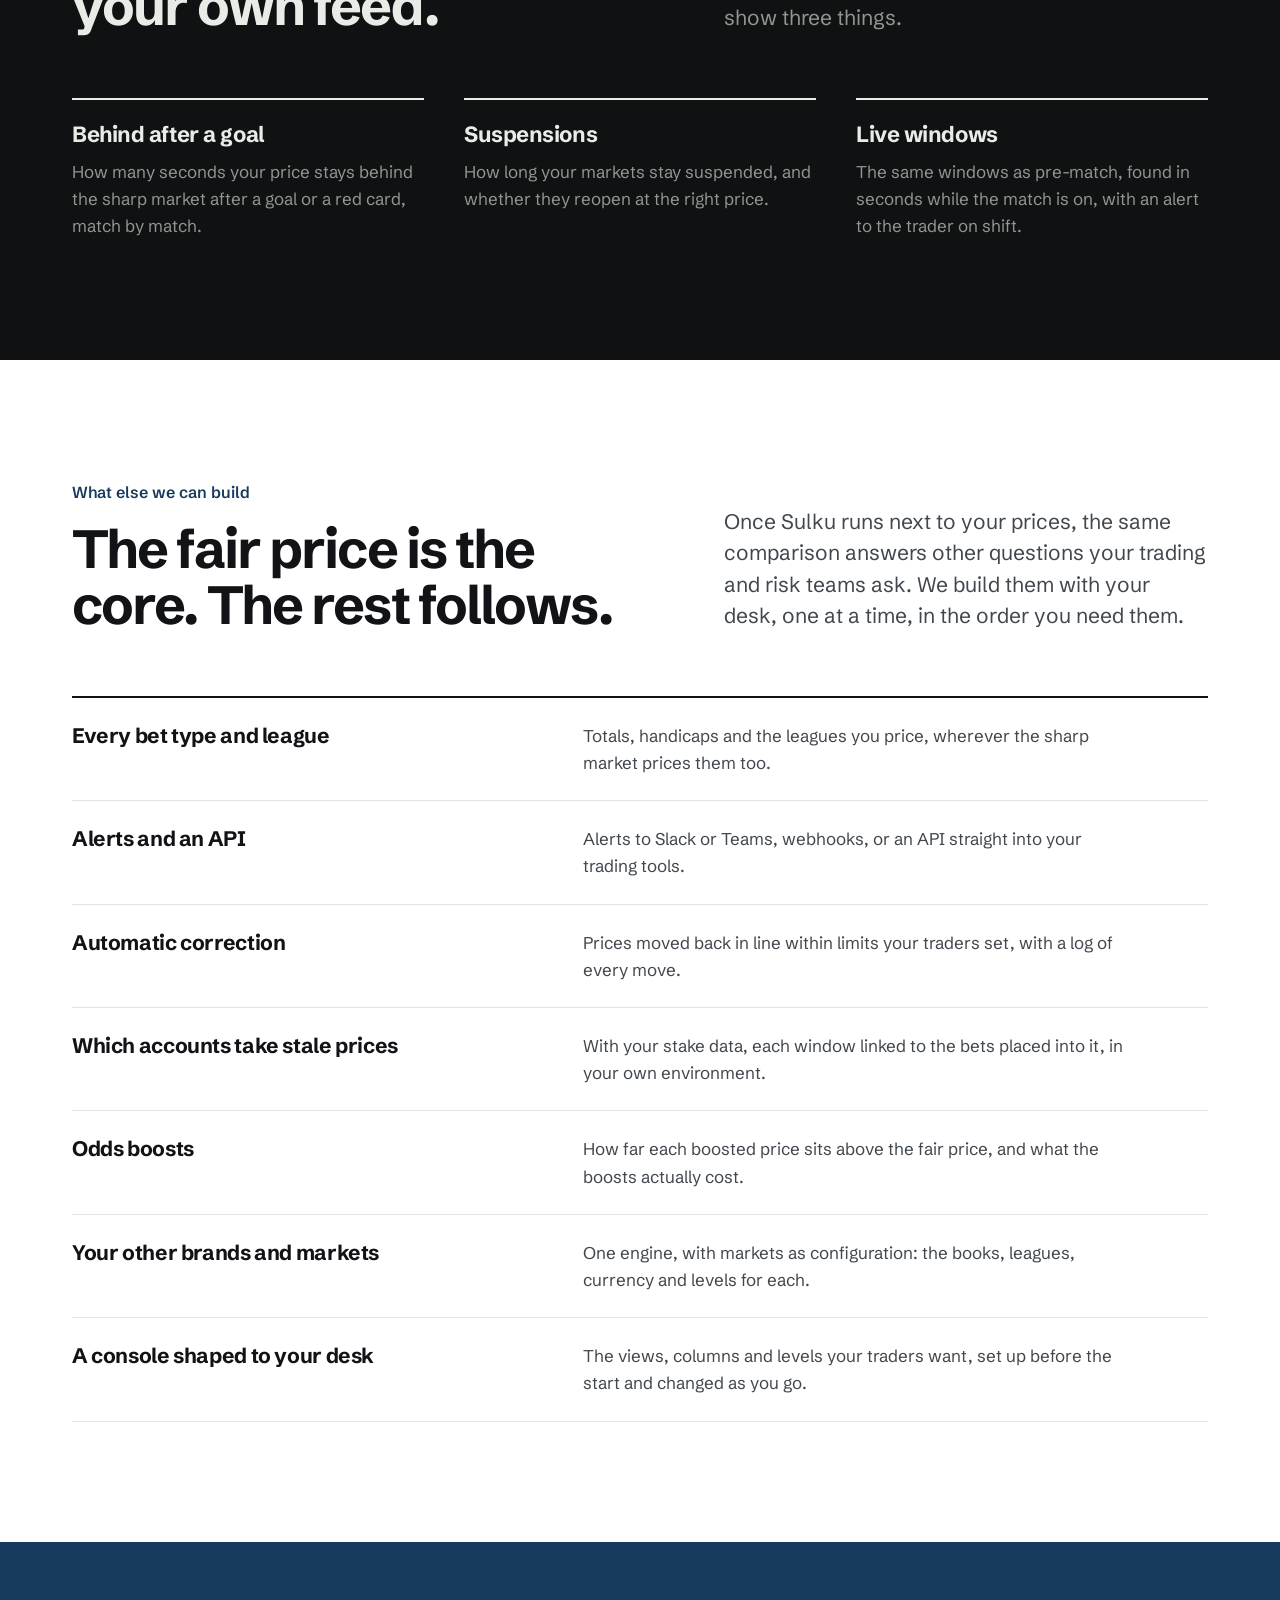
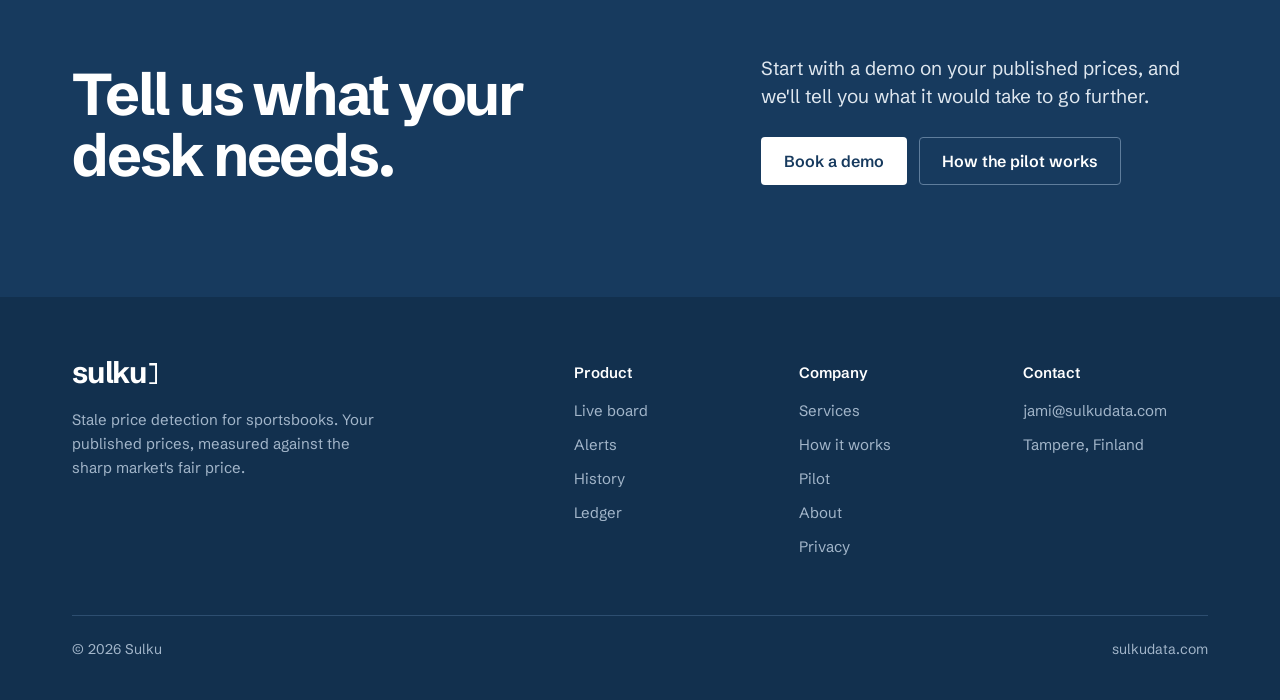
<file: services/index.html>
<!doctype html>
<html lang="en">
<head>
<meta charset="utf-8">
<meta name="viewport" content="width=device-width, initial-scale=1, viewport-fit=cover">
<title>Services: published prices, your price feed, in-play | Sulku</title>
<meta name="description" content="Sulku runs on a sportsbook's published prices today, and can run on your own price feed in seconds, cover in-play and run inside your platform under licence.">
<link rel="canonical" href="https://sulkudata.com/services/">
<meta property="og:type" content="website">
<meta property="og:site_name" content="Sulku">
<meta property="og:locale" content="en_GB">
<meta property="og:url" content="https://sulkudata.com/services/">
<meta property="og:title" content="Services: published prices, your price feed, in-play | Sulku">
<meta property="og:description" content="Sulku runs on a sportsbook's published prices today, and can run on your own price feed in seconds, cover in-play and run inside your platform under licence.">
<meta property="og:image" content="https://sulkudata.com/og.png">
<meta property="og:image:width" content="1200">
<meta property="og:image:height" content="630">
<meta name="twitter:card" content="summary_large_image">
<meta name="theme-color" content="#173a5e">
<link rel="icon" href="/favicon.svg" type="image/svg+xml">
<link rel="apple-touch-icon" href="/brand/apple-touch-icon.png">
<link rel="preconnect" href="https://fonts.googleapis.com">
<link rel="preconnect" href="https://fonts.gstatic.com" crossorigin>
<link rel="stylesheet" href="https://fonts.googleapis.com/css2?family=Schibsted+Grotesk:wght@400;500;600;700&display=swap">
<link rel="stylesheet" href="/assets/site.css">
<script type="application/ld+json">
{
 "@context": "https://schema.org",
 "@graph": [
  {
   "@type": "Organization",
   "@id": "https://sulkudata.com/#org",
   "name": "Sulku",
   "url": "https://sulkudata.com/",
   "logo": "https://sulkudata.com/brand/sulku-wordmark-ink.png",
   "email": "jami@sulkudata.com",
   "address": {
    "@type": "PostalAddress",
    "addressLocality": "Tampere",
    "addressCountry": "FI"
   },
   "description": "Stale price detection for sportsbooks: published prices measured against the sharp market's fair price.",
   "founder": {
    "@type": "Person",
    "name": "Jami Jokinen",
    "jobTitle": "Founder"
   }
  },
  {
   "@type": "BreadcrumbList",
   "itemListElement": [
    {
     "@type": "ListItem",
     "position": 1,
     "name": "Home",
     "item": "https://sulkudata.com/"
    },
    {
     "@type": "ListItem",
     "position": 2,
     "name": "Services",
     "item": "https://sulkudata.com/services/"
    }
   ]
  }
 ]
}
</script>
</head>
<body>
<a class="skip" href="#main">Skip to content</a>
<header class="site-head on-lake">
  <div class="wrap">
    <a class="wm" href="/" aria-label="Sulku, home">sulku<svg viewBox="0 0 38 100" aria-hidden="true"><path d="M0 0H38V100H0V89H27V11H0Z"/></svg></a>
    <button class="menu-btn" type="button" aria-expanded="false" aria-controls="nav">Menu</button>
    <nav class="nav" id="nav" aria-label="Main"><a href="/product/">Product</a><a href="/services/" aria-current="page">Services</a><a href="/how-it-works/">How it works</a><a href="/pilot/">Pilot</a><a href="/about/">About</a></nav>
    <a class="btn btn-ink" href="/contact/">Book a demo</a>
  </div>
</header>
<main id="main">
<section class="page-head on-lake">
  <div class="wrap">
    <div>
      <nav class="crumb" aria-label="Breadcrumb"><a href="/">Home</a> / Services</nav>
      <h1>From your published prices to your own price feed.</h1>
    </div>
    <div>
      <p class="lead">Sulku runs on the prices your customers see today. On your own price feed it can work in seconds, cover in-play and run inside your platform. We build what your desk needs.</p>
    </div>
  </div>
</section>

<section class="sec">
  <div class="wrap">
    <div class="split">
      <div><p class="kicker">Three ways to run it</p><h2>Start outside. Move inside when it pays.</h2></div>
      <p class="intro">The method is the same in all three. What changes is where your prices come from, how fast Sulku sees them, and where the engine runs.</p>
    </div>
    <div class="tiers">
      <div>
        <p class="state now">Running today</p>
        <h3>On your published prices</h3>
        <p class="lead2">We read the prices your customers see and run everything on our side.</p>
        <dl>
          <div><dt>Your side</dt><dd>Nothing to install</dd></div>
          <div><dt>Markets</dt><dd>Pre-match match result, per brand and market</dd></div>
          <div><dt>Speed</dt><dd>Every minute</dd></div>
          <div><dt>Start</dt><dd>A demo on your prices, then a four-week pilot</dd></div>
        </dl>
      </div>
      <div>
        <p class="state">Built with your desk</p>
        <h3>On your price feed</h3>
        <p class="lead2">You stream your prices to Sulku, as they change, before your customers see them.</p>
        <dl>
          <div><dt>Your side</dt><dd>Access to your price stream</dd></div>
          <div><dt>Markets</dt><dd>Every market you price, pre-match and in-play</dd></div>
          <div><dt>Speed</dt><dd>Seconds</dd></div>
          <div><dt>Start</dt><dd>During or after the pilot</dd></div>
        </dl>
      </div>
      <div>
        <p class="state">Built with your desk</p>
        <h3>Inside your platform</h3>
        <p class="lead2">The engine runs in your environment, next to your pricing and risk systems, under licence.</p>
        <dl>
          <div><dt>Your side</dt><dd>Hosting and your own feeds</dd></div>
          <div><dt>Markets</dt><dd>Everything you price</dd></div>
          <div><dt>Speed</dt><dd>As fast as your stream</dd></div>
          <div><dt>Your data</dt><dd>Never leaves your systems</dd></div>
        </dl>
      </div>
    </div>
  </div>
</section>

<section class="sec night on-night">
  <div class="wrap">
    <div class="split">
      <div><p class="kicker">In-play</p><h2>In-play, on your own feed.</h2></div>
      <p class="intro">In-play prices move with every goal, card and break in play. Public odds feeds are too slow to judge them, so in-play is built on your own price stream, against a sharp live price. On it, Sulku can show three things.</p>
    </div>
    <div class="cols3">
      <div><h3>Behind after a goal</h3><p>How many seconds your price stays behind the sharp market after a goal or a red card, match by match.</p></div>
      <div><h3>Suspensions</h3><p>How long your markets stay suspended, and whether they reopen at the right price.</p></div>
      <div><h3>Live windows</h3><p>The same windows as pre-match, found in seconds while the match is on, with an alert to the trader on shift.</p></div>
    </div>
  </div>
</section>

<section class="sec">
  <div class="wrap">
    <div class="split">
      <div><p class="kicker">What else we can build</p><h2>The fair price is the core. The rest follows.</h2></div>
      <p class="intro">Once Sulku runs next to your prices, the same comparison answers other questions your trading and risk teams ask. We build them with your desk, one at a time, in the order you need them.</p>
    </div>
    <ul class="ext">
      <li><h3>Every bet type and league</h3><p>Totals, handicaps and the leagues you price, wherever the sharp market prices them too.</p></li>
      <li><h3>Alerts and an API</h3><p>Alerts to Slack or Teams, webhooks, or an API straight into your trading tools.</p></li>
      <li><h3>Automatic correction</h3><p>Prices moved back in line within limits your traders set, with a log of every move.</p></li>
      <li><h3>Which accounts take stale prices</h3><p>With your stake data, each window linked to the bets placed into it, in your own environment.</p></li>
      <li><h3>Odds boosts</h3><p>How far each boosted price sits above the fair price, and what the boosts actually cost.</p></li>
      <li><h3>Your other brands and markets</h3><p>One engine, with markets as configuration: the books, leagues, currency and levels for each.</p></li>
      <li><h3>A console shaped to your desk</h3><p>The views, columns and levels your traders want, set up before the start and changed as you go.</p></li>
    </ul>
  </div>
</section>

<section class="cta on-lake">
  <div class="wrap">
    <h2>Tell us what your desk needs.</h2>
    <div>
      <p>Start with a demo on your published prices, and we'll tell you what it would take to go further.</p>
      <div class="acts"><a class="btn btn-ink" href="/contact/">Book a demo</a><a class="btn btn-line" href="/pilot/">How the pilot works</a></div>
    </div>
  </div>
</section>
</main>
<footer class="site-foot on-lake">
  <div class="wrap">
    <div class="foot-grid">
      <div><a class="wm" href="/" aria-label="Sulku, home">sulku<svg viewBox="0 0 38 100" aria-hidden="true"><path d="M0 0H38V100H0V89H27V11H0Z"/></svg></a><p>Stale price detection for sportsbooks. Your published prices, measured against the sharp market's fair price.</p></div>
      <div><p class="fh">Product</p><ul><li><a href="/product/#live">Live board</a></li><li><a href="/product/#alerts">Alerts</a></li><li><a href="/product/#history">History</a></li><li><a href="/product/#ledger">Ledger</a></li></ul></div>
      <div><p class="fh">Company</p><ul><li><a href="/services/">Services</a></li><li><a href="/how-it-works/">How it works</a></li><li><a href="/pilot/">Pilot</a></li><li><a href="/about/">About</a></li><li><a href="/privacy/">Privacy</a></li></ul></div>
      <div><p class="fh">Contact</p><ul><li><a href="mailto:jami@sulkudata.com">jami@sulkudata.com</a></li><li>Tampere, Finland</li></ul></div>
    </div>
    <div class="foot-base"><span>© 2026 Sulku</span><span>sulkudata.com</span></div>
  </div>
</footer>
<script src="/assets/site.js" defer></script>
</body>
</html>
</file>
<file: assets/site.css>
/* sulkudata.com v4 (11.11.2026), per DESIGN.md. Multi-page, global positioning, light-only.
   Lake opens every page; product shots are Night; red only for an open window. */
:root {
  --paper: #ffffff; --tint: #f4f5f3; --line: #e2e5e1; --line-2: #c9cec8;
  --ink: #111316; --ink-2: #41474e; --grey: #737b75;
  --red: #d1391d; --pine: #2f6b55;
  --lake: #173a5e; --lake-deep: #12304e; --lake-tint: #eef2f6; --lake-tint-2: #dde6ef; --lake-line: #2d4e70; --lake-grey: #a3b6ca; --lake-text: #dfe7ef; --lake-red: #ff5a3c;
  --night: #0f1113; --night-2: #17191c; --night-3: #1d2024; --night-line: #2a2e33; --night-ink: #e9ebe7; --night-grey: #8f978f; --night-red: #ff5a3c;
  --f: "Schibsted Grotesk", "Helvetica Neue", Arial, sans-serif;
  --w: 1200px;
  color-scheme: light;
}
* { box-sizing: border-box; }
html { -webkit-text-size-adjust: 100%; }
body { margin: 0; background: var(--paper); color: var(--ink); font-family: var(--f); font-size: 17px; line-height: 1.6; font-feature-settings: "kern", "liga"; -webkit-font-smoothing: antialiased; text-rendering: optimizeLegibility; }
img, svg { max-width: 100%; }
a { color: var(--lake); text-underline-offset: 3px; }
:focus-visible { outline: 2px solid var(--lake); outline-offset: 3px; }
.on-lake :focus-visible, .on-night :focus-visible { outline-color: #fff; }
h1, h2, h3 { text-wrap: balance; }
p { text-wrap: pretty; }
.tn { font-variant-numeric: tabular-nums lining-nums; }
.wrap { max-width: var(--w); margin: 0 auto; padding-left: max(32px, env(safe-area-inset-left, 0px)); padding-right: max(32px, env(safe-area-inset-right, 0px)); }
@media (max-width: 640px) { .wrap { padding-left: max(18px, env(safe-area-inset-left, 0px)); padding-right: max(18px, env(safe-area-inset-right, 0px)); } }
.skip { position: absolute; left: -9999px; top: 8px; background: #fff; color: var(--ink); padding: 8px 12px; z-index: 10; }
.skip:focus { left: 8px; }
@media (prefers-reduced-motion: no-preference) { a, .btn, summary, .nav a { transition: color .14s ease-out, background-color .14s ease-out, border-color .14s ease-out; } }

/* wordmark: text plus the drawn bracket */
.wm { display: inline-flex; align-items: flex-end; gap: .055em; font-weight: 700; letter-spacing: -.04em; line-height: .8; color: inherit; text-decoration: none; }
.wm svg { width: .29em; height: .72em; flex: none; margin-bottom: .005em; }
.wm path { fill: currentColor; }
.wm.alarm path { fill: var(--night-red); }

/* buttons */
.btn { display: inline-flex; align-items: center; gap: 10px; font: 600 16px/1 var(--f); border-radius: 4px; padding: 15px 22px; border: 1px solid transparent; cursor: pointer; text-decoration: none; white-space: nowrap; }
.btn-ink { background: var(--ink); color: #fff; } .btn-ink:hover { background: #2a2e33; }
.btn-line { background: transparent; color: var(--ink); border-color: var(--line-2); } .btn-line:hover { border-color: var(--ink); }
.on-lake .btn-ink { background: #fff; color: var(--lake); } .on-lake .btn-ink:hover { background: #e4ebf2; }
.on-lake .btn-line { color: #fff; border-color: #5f7d9c; } .on-lake .btn-line:hover { border-color: #fff; }
.arrow { font-weight: 600; text-decoration: none; display: inline-flex; gap: 8px; align-items: center; }
.arrow::after { content: "→"; transition: transform .14s ease-out; }
.arrow:hover::after { transform: translateX(3px); }

/* header */
.site-head { background: var(--lake); color: #fff; border-bottom: 1px solid var(--lake-line); position: sticky; top: 0; z-index: 20; }
.site-head .wrap { display: flex; align-items: center; gap: 40px; min-height: 76px; }
.site-head .wm { font-size: 30px; }
.nav { display: flex; gap: 30px; margin-left: auto; font-size: 16px; }
.nav a { color: var(--lake-grey); text-decoration: none; padding-block: 8px; }
.nav a:hover, .nav a[aria-current="page"] { color: #fff; }
.nav a[aria-current="page"] { box-shadow: inset 0 -2px 0 #fff; }
.site-head .btn { padding: 11px 16px; font-size: 15px; }
.menu-btn { display: none; margin-left: auto; background: none; border: 1px solid #5f7d9c; color: #fff; font: 600 15px/1 var(--f); padding: 10px 14px; border-radius: 4px; cursor: pointer; }
@media (max-width: 920px) {
  .site-head .wrap { gap: 16px; flex-wrap: wrap; }
  .menu-btn { display: inline-block; }
  .site-head .btn { display: none; }
  .nav { display: none; width: 100%; flex-direction: column; gap: 0; margin: 0 0 12px; border-top: 1px solid var(--lake-line); }
  .nav a { padding: 14px 0; border-bottom: 1px solid var(--lake-line); font-size: 18px; color: #fff; }
  .nav a[aria-current="page"] { box-shadow: none; }
  .site-head.open .nav { display: flex; }
}

/* page openings on Lake */
.hero { background: var(--lake); color: #fff; }
.hero-top { padding-block: 96px 0; display: grid; grid-template-columns: minmax(0, 7fr) minmax(0, 5fr); gap: 64px; align-items: end; }
.hero h1 { margin: 0; font-weight: 700; font-size: clamp(44px, 6vw, 76px); line-height: 1; letter-spacing: -.04em; max-width: 14ch; }
.hero .lead { margin: 0; font-size: clamp(18px, 1.7vw, 21px); line-height: 1.5; color: var(--lake-text); max-width: 42ch; }
.hero .acts { display: flex; gap: 12px; flex-wrap: wrap; margin-top: 28px; }
.hero-shot { padding-top: 72px; position: relative; }
.hero-shot::after { content: ""; position: absolute; left: 0; right: 0; bottom: 0; height: 120px; background: var(--paper); z-index: 0; }
.hero-shot > * { position: relative; z-index: 1; }
.hero-cap { margin: 14px 0 0; font-size: 14px; color: var(--grey); }
@media (max-width: 960px) { .hero-top { grid-template-columns: minmax(0, 1fr); gap: 24px; padding-top: 64px; } .hero-shot { padding-top: 48px; } .hero-shot::after { height: 80px; } }

/* inner page opening */
.page-head { background: var(--lake); color: #fff; }
.page-head .wrap { padding-block: 88px 80px; display: grid; grid-template-columns: minmax(0, 7fr) minmax(0, 5fr); gap: 64px; align-items: end; }
.page-head .crumb { display: block; margin: 0 0 18px; font-size: 15px; color: var(--lake-grey); }
.page-head .crumb a { color: var(--lake-grey); text-decoration: none; } .page-head .crumb a:hover { color: #fff; }
.page-head h1 { margin: 0; font-weight: 700; font-size: clamp(40px, 5.2vw, 64px); line-height: 1.02; letter-spacing: -.038em; max-width: 16ch; }
.page-head .lead { margin: 0; font-size: clamp(18px, 1.7vw, 21px); line-height: 1.5; color: var(--lake-text); max-width: 44ch; }
.page-head svg.line { display: block; width: 100%; margin-top: 8px; }
@media (max-width: 960px) { .page-head .wrap { grid-template-columns: minmax(0, 1fr); gap: 20px; padding-block: 56px 56px; } }

/* sections */
.sec > .wrap { padding-block: 120px; }
.sec.tint { background: var(--lake-tint); }
.sec.tint .compare, .sec.tint .cols3 > div { border-top-color: var(--ink); }
.sec.rule { border-top: 1px solid var(--line); }
.sec.night { background: var(--night); color: var(--night-ink); }
.kicker { margin: 0 0 16px; font-size: 16px; font-weight: 600; color: var(--lake); }
.night .kicker { color: var(--lake-grey); }
.sec h2 { margin: 0; font-weight: 700; font-size: clamp(34px, 4.2vw, 54px); line-height: 1.03; letter-spacing: -.035em; max-width: 20ch; }
.sec .intro { margin: 22px 0 0; font-size: clamp(18px, 1.8vw, 21px); line-height: 1.5; color: var(--ink-2); max-width: 56ch; }
.night .intro { color: var(--night-grey); }
.split { display: grid; grid-template-columns: minmax(0, 6fr) minmax(0, 5fr); gap: 72px; align-items: end; }
.split .intro { margin: 0; }
@media (max-width: 900px) { .sec > .wrap { padding-block: 72px; } .split { grid-template-columns: minmax(0, 1fr); gap: 20px; } }

/* the statement and three figures */
.statement { font-weight: 600; font-size: clamp(28px, 3.4vw, 44px); line-height: 1.15; letter-spacing: -.028em; margin: 0; max-width: 30ch; }
.statement em { font-style: normal; color: var(--ink-2); }
.figs3 { display: grid; grid-template-columns: repeat(3, minmax(0, 1fr)); gap: 48px; margin-top: 72px; border-top: 2px solid var(--ink); }
.figs3 div { padding-top: 28px; min-width: 0; }
.figs3 b.r { color: var(--red); }
.figs3 b { display: block; font-weight: 700; font-size: clamp(48px, 5.6vw, 76px); letter-spacing: -.045em; line-height: .95; font-variant-numeric: proportional-nums lining-nums; }
.figs3 span { display: block; margin-top: 14px; font-size: 17px; color: var(--ink-2); max-width: 28ch; }
.src { margin: 28px 0 0; font-size: 14px; color: var(--grey); max-width: 88ch; }
@media (max-width: 760px) { .figs3 { grid-template-columns: minmax(0, 1fr); gap: 0; } .figs3 div + div { border-top: 1px solid var(--line); margin-top: 28px; } }

/* feature rows: text beside a product shot */
.feat { display: grid; grid-template-columns: minmax(0, 5fr) minmax(0, 7fr); gap: 80px; align-items: center; }
.feat + .feat { margin-top: 120px; }
.feat.flip { grid-template-columns: minmax(0, 7fr) minmax(0, 5fr); }
.feat.flip .feat-copy { order: 2; }
.feat h3 { margin: 0; font-weight: 700; font-size: clamp(28px, 3vw, 38px); line-height: 1.08; letter-spacing: -.03em; max-width: 18ch; }
.feat-copy p { margin: 18px 0 0; font-size: 18px; color: var(--ink-2); max-width: 42ch; }
.feat .arrow { margin-top: 22px; }
.feat-copy .note { margin: 12px 0 0; font-size: 14px; color: var(--grey); }
@media (max-width: 960px) { .feat, .feat.flip { grid-template-columns: minmax(0, 1fr); gap: 32px; } .feat.flip .feat-copy { order: 0; } .feat + .feat { margin-top: 80px; } }

/* comparison: odds screen vs fair price */
.compare { display: grid; grid-template-columns: minmax(0, 1fr) minmax(0, 1fr); margin-top: 64px; border-top: 2px solid var(--ink); }
.compare > div { padding: 32px 40px 8px 0; min-width: 0; }
.compare > div + div { padding-left: 40px; border-left: 1px solid var(--line-2); }
.compare h3 { margin: 0 0 6px; font-weight: 700; font-size: 24px; letter-spacing: -.02em; }
.compare .yes h3 { color: var(--lake); }
.compare .q { margin: 0 0 22px; color: var(--ink-2); font-size: 17px; }
.compare dl { margin: 0; }
.compare dl div { display: grid; grid-template-columns: 11em minmax(0, 1fr); gap: 16px; padding-block: 14px; border-top: 1px solid var(--line); font-size: 16px; }
.compare dt { color: var(--grey); }
.compare dd { margin: 0; }
.compare .yes dd { color: var(--ink); font-weight: 500; }
@media (max-width: 860px) { .compare { grid-template-columns: minmax(0, 1fr); } .compare > div, .compare > div + div { padding: 28px 0 8px; border-left: 0; } .compare > div + div { border-top: 1px solid var(--line-2); } .compare dl div { grid-template-columns: minmax(0, 1fr); gap: 2px; } }

/* three columns on top rules */
.cols3 { display: grid; grid-template-columns: repeat(3, minmax(0, 1fr)); gap: 40px; margin-top: 64px; }
.cols3 > div { border-top: 2px solid var(--ink); padding-top: 22px; min-width: 0; }
.night .cols3 > div { border-top-color: var(--night-ink); }
.cols3 h3 { margin: 0 0 10px; font-weight: 700; font-size: 22px; letter-spacing: -.02em; line-height: 1.2; }
.cols3 p { margin: 0; color: var(--ink-2); font-size: 17px; }
.night .cols3 p { color: var(--night-grey); }
@media (max-width: 860px) { .cols3 { grid-template-columns: minmax(0, 1fr); gap: 32px; } }

/* timeline words, not numbers */
.steps { list-style: none; margin: 64px 0 0; padding: 0; display: grid; grid-template-columns: repeat(4, minmax(0, 1fr)); border-top: 2px solid var(--ink); }
.steps li { padding: 24px 28px 0 0; min-width: 0; }
.steps li + li { padding-left: 28px; border-left: 1px solid var(--line); }
.steps .when { display: block; font-weight: 600; font-size: 15px; color: var(--lake); margin-bottom: 8px; }
.steps h3 { margin: 0 0 8px; font-weight: 700; font-size: 21px; letter-spacing: -.018em; line-height: 1.2; }
.steps p { margin: 0; color: var(--ink-2); font-size: 16px; }
@media (max-width: 900px) { .steps { grid-template-columns: minmax(0, 1fr) minmax(0, 1fr); } .steps li:nth-child(3) { padding-left: 0; border-left: 0; } .steps li { padding-bottom: 28px; } }
@media (max-width: 560px) { .steps { grid-template-columns: minmax(0, 1fr); } .steps li, .steps li + li { padding: 22px 0; border-left: 0; border-bottom: 1px solid var(--line); } }

/* closing band */
.cta { background: var(--lake); color: #fff; }
.cta .wrap { padding-block: 112px; display: grid; grid-template-columns: minmax(0, 7fr) minmax(0, 5fr); gap: 64px; align-items: end; }
.cta h2 { margin: 0; font-weight: 700; font-size: clamp(36px, 4.6vw, 60px); line-height: 1.02; letter-spacing: -.038em; max-width: 16ch; }
.cta p { margin: 0 0 26px; font-size: 19px; line-height: 1.5; color: var(--lake-text); max-width: 40ch; }
.cta .acts { display: flex; gap: 12px; flex-wrap: wrap; }
@media (max-width: 900px) { .cta .wrap { grid-template-columns: minmax(0, 1fr); gap: 24px; padding-block: 72px; } }

/* footer */
.site-foot { background: var(--lake-deep); color: var(--lake-grey); font-size: 15px; }
.site-foot .wrap { padding-block: 64px 40px; }
.foot-grid { display: grid; grid-template-columns: minmax(0, 5fr) repeat(3, minmax(0, 2fr)); gap: 40px; }
.site-foot .wm { font-size: 30px; color: #fff; }
.site-foot p { margin: 18px 0 0; max-width: 34ch; }
.site-foot .fh { margin: 0 0 14px; font-size: 15px; font-weight: 600; color: #fff; letter-spacing: 0; }
.site-foot ul { list-style: none; margin: 0; padding: 0; display: grid; gap: 10px; }
.site-foot a { color: var(--lake-grey); text-decoration: none; } .site-foot a:hover { color: #fff; }
.foot-base { margin-top: 56px; padding-top: 22px; border-top: 1px solid var(--lake-line); display: flex; justify-content: space-between; gap: 16px; flex-wrap: wrap; font-size: 14px; }
@media (max-width: 860px) { .foot-grid { grid-template-columns: minmax(0, 1fr) minmax(0, 1fr); } .foot-grid > div:first-child { grid-column: 1 / -1; } }

/* ---------- product shots (Night) ---------- */
.shot { background: var(--night); color: var(--night-ink); border-radius: 6px; overflow: hidden; border: 1px solid #23272c; box-shadow: 0 1px 2px rgba(0,0,0,.2), 0 24px 48px -28px rgba(10,22,36,.55); font-size: 14px; line-height: 1.45; }
.c-top { display: flex; align-items: center; gap: 26px; padding: 0 20px; height: 52px; border-bottom: 1px solid var(--night-line); white-space: nowrap; }
.c-top .wm { font-size: 22px; color: var(--night-ink); }
.c-top .who { color: var(--night-grey); }
.c-top .tabs { display: flex; gap: 22px; height: 100%; }
.c-top .tabs span { display: flex; align-items: center; color: var(--night-grey); }
.c-top .tabs .on { color: var(--night-ink); font-weight: 600; box-shadow: inset 0 -2px 0 var(--night-ink); }
.c-top .live { margin-left: auto; display: flex; align-items: center; gap: 8px; color: var(--night-ink); font-weight: 600; }
.c-top .live i { width: 8px; height: 8px; border-radius: 50%; background: var(--night-red); display: inline-block; }
.c-top .clock { color: var(--night-grey); }
.c-body { display: grid; grid-template-columns: minmax(0, 7fr) minmax(0, 5fr); }
.c-board { border-right: 1px solid var(--night-line); min-width: 0; overflow-x: auto; scrollbar-color: #2a2e33 transparent; scrollbar-width: thin; }
.c-board table { width: 100%; border-collapse: collapse; }
.c-board th { text-align: left; font-weight: 500; font-size: 13px; color: var(--night-grey); padding: 12px 12px; border-bottom: 1px solid var(--night-line); white-space: nowrap; }
.c-board td { padding: 12px 12px; border-bottom: 1px solid var(--night-line); vertical-align: top; white-space: nowrap; }
.c-board th:first-child, .c-board td:first-child { padding-left: 20px; }
.c-board th.n, .c-board td.n { text-align: right; font-variant-numeric: tabular-nums lining-nums; }
.c-board td .m { display: block; font-weight: 500; color: var(--night-ink); }
.c-board td .l { display: block; font-size: 13px; color: var(--night-grey); }
.c-board td.n b { display: block; font-weight: 500; }
.c-board td.n small { display: block; font-size: 12px; color: var(--night-grey); }
.c-board td.n.hot b { color: var(--night-ink); font-weight: 600; }
.c-board td.n.hot small { color: var(--night-red); }
.c-board tr.sel td { background: var(--night-3); }
.c-board tr.open td:first-child { box-shadow: inset 2px 0 0 var(--night-red); }
.c-board td.st { color: var(--night-grey); font-size: 13px; }
.c-board tr.open td.st { color: var(--night-ink); }
.c-board tr:last-child td { border-bottom: 0; }
.c-detail { padding: 18px 20px 16px; min-width: 0; display: flex; flex-direction: column; }
.c-detail h4 { margin: 0; font-weight: 600; font-size: 17px; letter-spacing: -.01em; line-height: 1.3; }
.c-detail .sub { margin: 4px 0 0; font-size: 13px; color: var(--night-grey); }
.c-detail svg { display: block; width: 100%; margin-top: 10px; }
.c-facts { margin: 6px 0 0; padding: 0; list-style: none; border-top: 1px solid var(--night-line); }
.c-facts li { display: flex; justify-content: space-between; gap: 12px; padding: 9px 0; border-bottom: 1px solid var(--night-line); font-size: 13px; color: var(--night-grey); }
.c-facts li:last-child { border-bottom: 0; }
.c-facts b { color: var(--night-ink); font-weight: 500; }
.c-facts b.r { color: var(--night-red); }
@media (max-width: 1080px) { .c-body { grid-template-columns: minmax(0, 1fr); } .c-board { border-right: 0; border-bottom: 1px solid var(--night-line); } }
@media (max-width: 760px) {
  .c-top { gap: 16px; padding: 0 14px; } .c-top .who, .c-top .clock, .c-top .tabs span:not(.on) { display: none; }
  .c-board .opt { display: none; }
  .c-board th:first-child, .c-board td:first-child { padding-left: 14px; }
  .c-board td, .c-board th { padding-inline: 8px; }
}

/* small product shots beside feature text */
.mini { padding: 0; }
.mini .c-top { height: 46px; }
.alert-card { padding: 22px 22px 20px; }
.alert-msg { background: var(--night-2); border: 1px solid var(--night-line); border-radius: 6px; padding: 16px 18px; box-shadow: inset 2px 0 0 var(--night-red); }
.alert-msg + .alert-msg { margin-top: 12px; }
.alert-msg .who { display: flex; justify-content: space-between; gap: 12px; color: var(--night-grey); font-size: 13px; margin-bottom: 8px; }
.alert-msg .who .wm { font-size: 16px; color: var(--night-ink); }
.alert-msg p { margin: 0; font-size: 15px; }
.alert-msg p + p { margin-top: 6px; color: var(--night-grey); font-size: 14px; }
.alert-msg b { font-weight: 600; }
.alert-msg.done { box-shadow: inset 2px 0 0 var(--night-grey); }
.hist { width: 100%; border-collapse: collapse; font-size: 14px; }
.hist th { text-align: left; font-weight: 500; font-size: 13px; color: var(--night-grey); padding: 12px 14px; border-bottom: 1px solid var(--night-line); }
.hist td { padding: 12px 14px; border-bottom: 1px solid var(--night-line); vertical-align: top; }
.hist tr:last-child td { border-bottom: 0; }
.hist th:first-child, .hist td:first-child { padding-left: 20px; }
.hist .n { text-align: right; font-variant-numeric: tabular-nums lining-nums; white-space: nowrap; }
.hist .m { display: block; font-weight: 500; } .hist .l { display: block; font-size: 13px; color: var(--night-grey); }
.hist .by { color: var(--night-grey); font-size: 13px; }
.hist .by b { display: block; color: var(--night-ink); font-weight: 500; font-size: 14px; }
.ledger { padding: 20px 22px 18px; }
.ledger h4 { margin: 0; font-weight: 600; font-size: 16px; }
.ledger .sub { margin: 4px 0 0; font-size: 13px; color: var(--night-grey); }
.ledger svg { display: block; width: 100%; margin-top: 14px; }
.shot-cap { margin: 12px 0 0; font-size: 14px; color: var(--grey); }

/* questions */
.qa { margin-top: 48px; border-top: 2px solid var(--ink); }
.qa details { border-bottom: 1px solid var(--line); }
.qa summary { list-style: none; cursor: pointer; display: grid; grid-template-columns: minmax(0, 1fr) 24px; gap: 24px; padding-block: 24px; font-weight: 600; font-size: clamp(19px, 2vw, 23px); letter-spacing: -.015em; line-height: 1.3; }
.qa summary::-webkit-details-marker { display: none; }
.qa summary::after { content: ""; width: 12px; height: 12px; margin-top: 7px; border-right: 2px solid var(--ink); border-bottom: 2px solid var(--ink); transform: rotate(45deg); justify-self: end; }
.qa details[open] summary::after { transform: rotate(225deg); margin-top: 13px; }
.qa summary:hover { color: var(--lake); }
.qa .a { padding: 0 48px 28px 0; display: grid; gap: 12px; max-width: 70ch; }
.qa .a p { margin: 0; color: var(--ink-2); }

/* prose pages (privacy) */
.prose { max-width: 70ch; }
.prose h2 { font-size: 26px; letter-spacing: -.02em; margin: 48px 0 10px; }
.prose p, .prose li { color: var(--ink-2); }

/* the anatomy of one window */
.anat-fig { margin-top: 56px; background: #fff; padding: 28px 28px 14px; border: 1px solid var(--lake-tint-2); border-radius: 6px; }
.anat-fig svg { display: block; width: 100%; }
.tl { list-style: none; margin: 40px 0 0; padding: 0; display: grid; grid-template-columns: repeat(4, minmax(0, 1fr)); gap: 32px; }
.tl li { border-top: 2px solid var(--ink); padding-top: 16px; min-width: 0; }
.tl li.hot { border-top-color: var(--red); }
.tl time { display: block; font-weight: 600; font-size: 15px; color: var(--grey); font-variant-numeric: lining-nums; }
.tl h3 { margin: 4px 0 6px; font-weight: 700; font-size: 19px; letter-spacing: -.015em; line-height: 1.25; }
.tl p { margin: 0; color: var(--ink-2); font-size: 16px; }
.tl .px { display: flex; gap: 16px; margin-top: 10px; font-size: 14px; color: var(--grey); flex-wrap: wrap; }
.tl .px b { color: var(--ink); font-weight: 600; } .tl .px b.r { color: var(--red); }
@media (max-width: 900px) { .tl { grid-template-columns: minmax(0, 1fr) minmax(0, 1fr); } }
@media (max-width: 560px) { .tl { grid-template-columns: minmax(0, 1fr); gap: 24px; } .anat-fig { padding: 18px 14px 10px; } }

/* what the pilot can grow into */
.grow { display: grid; grid-template-columns: minmax(0, 1fr) minmax(0, 1fr); gap: 48px; margin-top: 64px; }
.grow h3 { margin: 0; padding-bottom: 14px; border-bottom: 2px solid var(--lake); font-weight: 700; font-size: 22px; letter-spacing: -.02em; color: var(--lake); }
.grow dl { margin: 0; }
.grow dl div { padding-block: 18px; border-bottom: 1px solid var(--line); }
.grow dt { font-weight: 600; font-size: 18px; }
.grow dd { margin: 4px 0 0; color: var(--ink-2); font-size: 16px; }
@media (max-width: 860px) { .grow { grid-template-columns: minmax(0, 1fr); gap: 40px; } }

/* about */
.founder { display: grid; grid-template-columns: 320px minmax(0, 1fr); gap: 64px; align-items: center; }
.founder img { width: 100%; height: auto; border-radius: 6px; display: block; background: var(--lake-tint); }
.founder .contact-line { margin: 24px 0 0; }
@media (max-width: 760px) { .founder { grid-template-columns: minmax(0, 1fr); gap: 28px; } .founder img { max-width: 240px; } }

/* contact */
.ways { display: grid; grid-template-columns: minmax(0, 1fr) minmax(0, 1fr); gap: 24px; }
.way { background: var(--lake-tint); border-radius: 6px; padding: 40px 40px 36px; min-width: 0; display: flex; flex-direction: column; align-items: flex-start; }
.way h2 { margin: 0; font-weight: 700; font-size: clamp(28px, 3vw, 36px); line-height: 1.08; letter-spacing: -.03em; }
.way p:not(.kicker) { margin: 14px 0 28px; color: var(--ink-2); font-size: 18px; max-width: 42ch; }
.way .btn { margin-top: auto; }
.way .addr { margin-top: auto; font-weight: 600; font-size: clamp(22px, 2.4vw, 28px); letter-spacing: -.02em; color: var(--ink); text-decoration: none; overflow-wrap: anywhere; }
.way .addr:hover { text-decoration: underline; text-underline-offset: 4px; }
.way .row { display: flex; gap: 12px; align-items: center; flex-wrap: wrap; margin-top: 16px; }
.way .note { font-size: 14px; color: var(--grey); }
@media (max-width: 860px) { .ways { grid-template-columns: minmax(0, 1fr); } .way { padding: 28px 22px 26px; } }

.figwrap { margin: 0; min-width: 0; }
.vh { position: absolute; width: 1px; height: 1px; overflow: hidden; clip: rect(0 0 0 0); white-space: nowrap; }

/* services: three ways to run it */
.tiers { display: grid; grid-template-columns: repeat(3, minmax(0, 1fr)); gap: 40px; margin-top: 64px; }
.tiers > div { border-top: 2px solid var(--line-2); padding-top: 22px; min-width: 0; }
.tiers > div:first-child { border-top-color: var(--lake); }
.tiers .state { margin: 0 0 10px; font-size: 15px; font-weight: 600; color: var(--grey); }
.tiers .state.now { color: var(--lake); }
.tiers h3 { margin: 0; font-weight: 700; font-size: 24px; letter-spacing: -.02em; line-height: 1.15; }
.tiers .lead2 { margin: 10px 0 0; color: var(--ink-2); font-size: 17px; min-height: 3.2em; }
.tiers dl { margin: 22px 0 0; border-top: 1px solid var(--line); }
.tiers dl div { display: grid; grid-template-columns: 6.5em minmax(0, 1fr); gap: 12px; padding-block: 12px; border-bottom: 1px solid var(--line); font-size: 15px; }
.tiers dt { color: var(--grey); }
.tiers dd { margin: 0; }
@media (max-width: 900px) { .tiers { grid-template-columns: minmax(0, 1fr); gap: 40px; } .tiers .lead2 { min-height: 0; } }
.night h2 { color: var(--night-ink); }
.night .cols3 h3 { color: var(--night-ink); }

/* services: what else we can build */
.ext { list-style: none; margin: 64px 0 0; padding: 0; border-top: 2px solid var(--ink); }
.ext li { display: grid; grid-template-columns: minmax(0, 5fr) minmax(0, 7fr); gap: 64px; padding-block: 24px; border-bottom: 1px solid var(--line); }
.ext h3 { margin: 0; font-weight: 700; font-size: 21px; letter-spacing: -.018em; line-height: 1.25; }
.ext p { margin: 0; color: var(--ink-2); font-size: 17px; max-width: 54ch; }
@media (max-width: 760px) { .ext li { grid-template-columns: minmax(0, 1fr); gap: 6px; padding-block: 18px; } }
</file>
